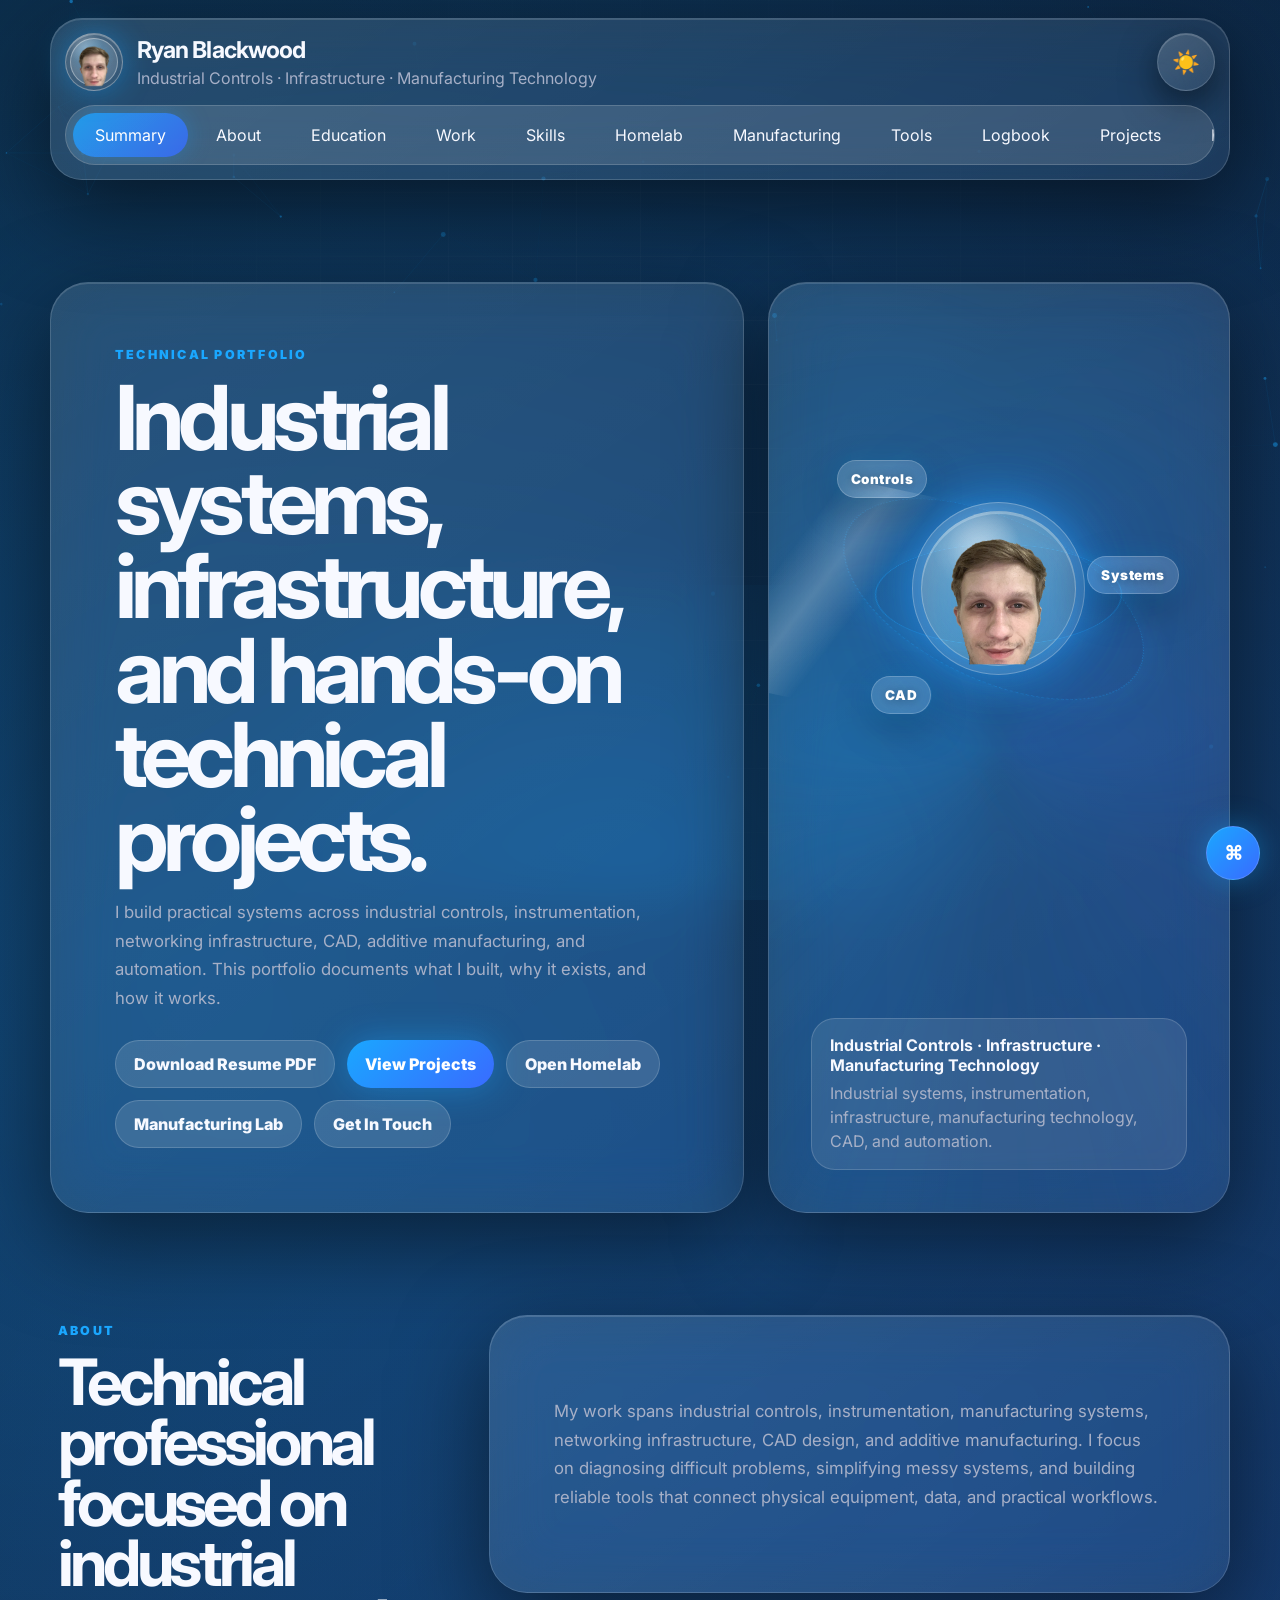
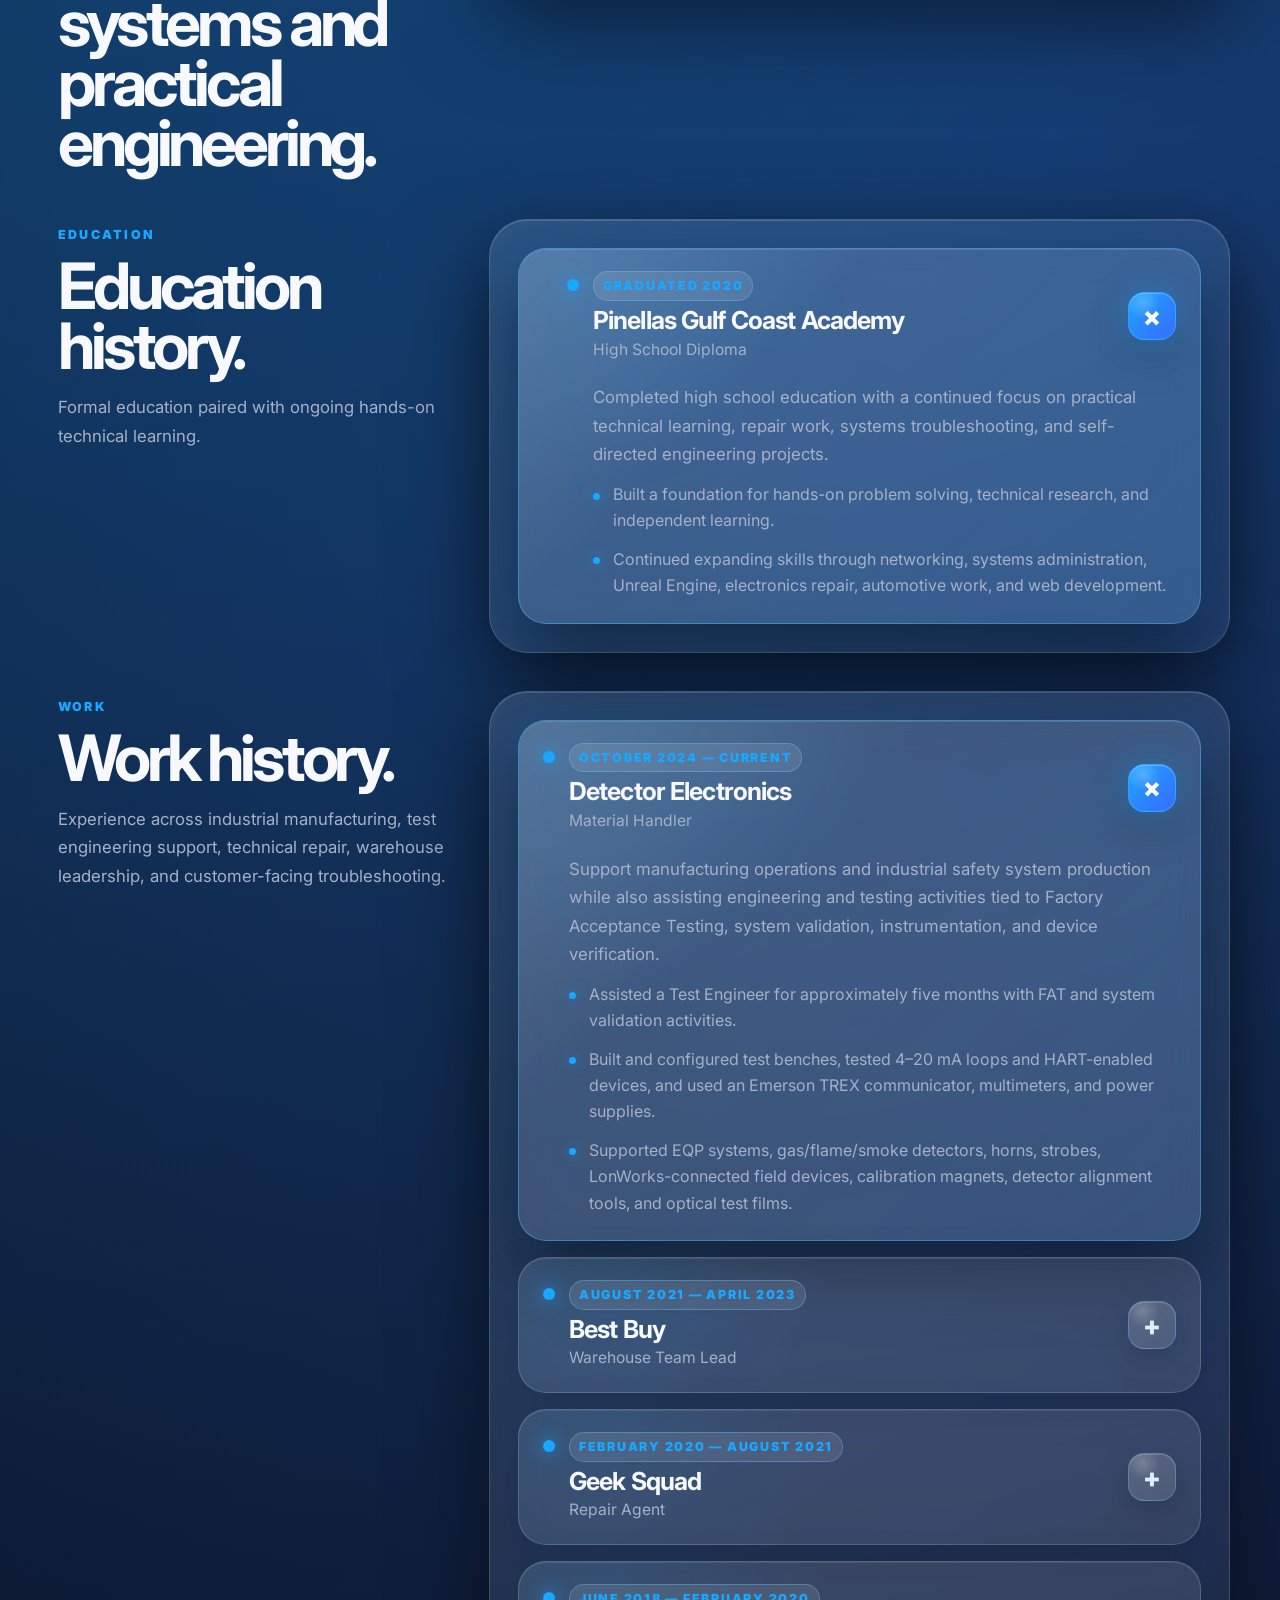
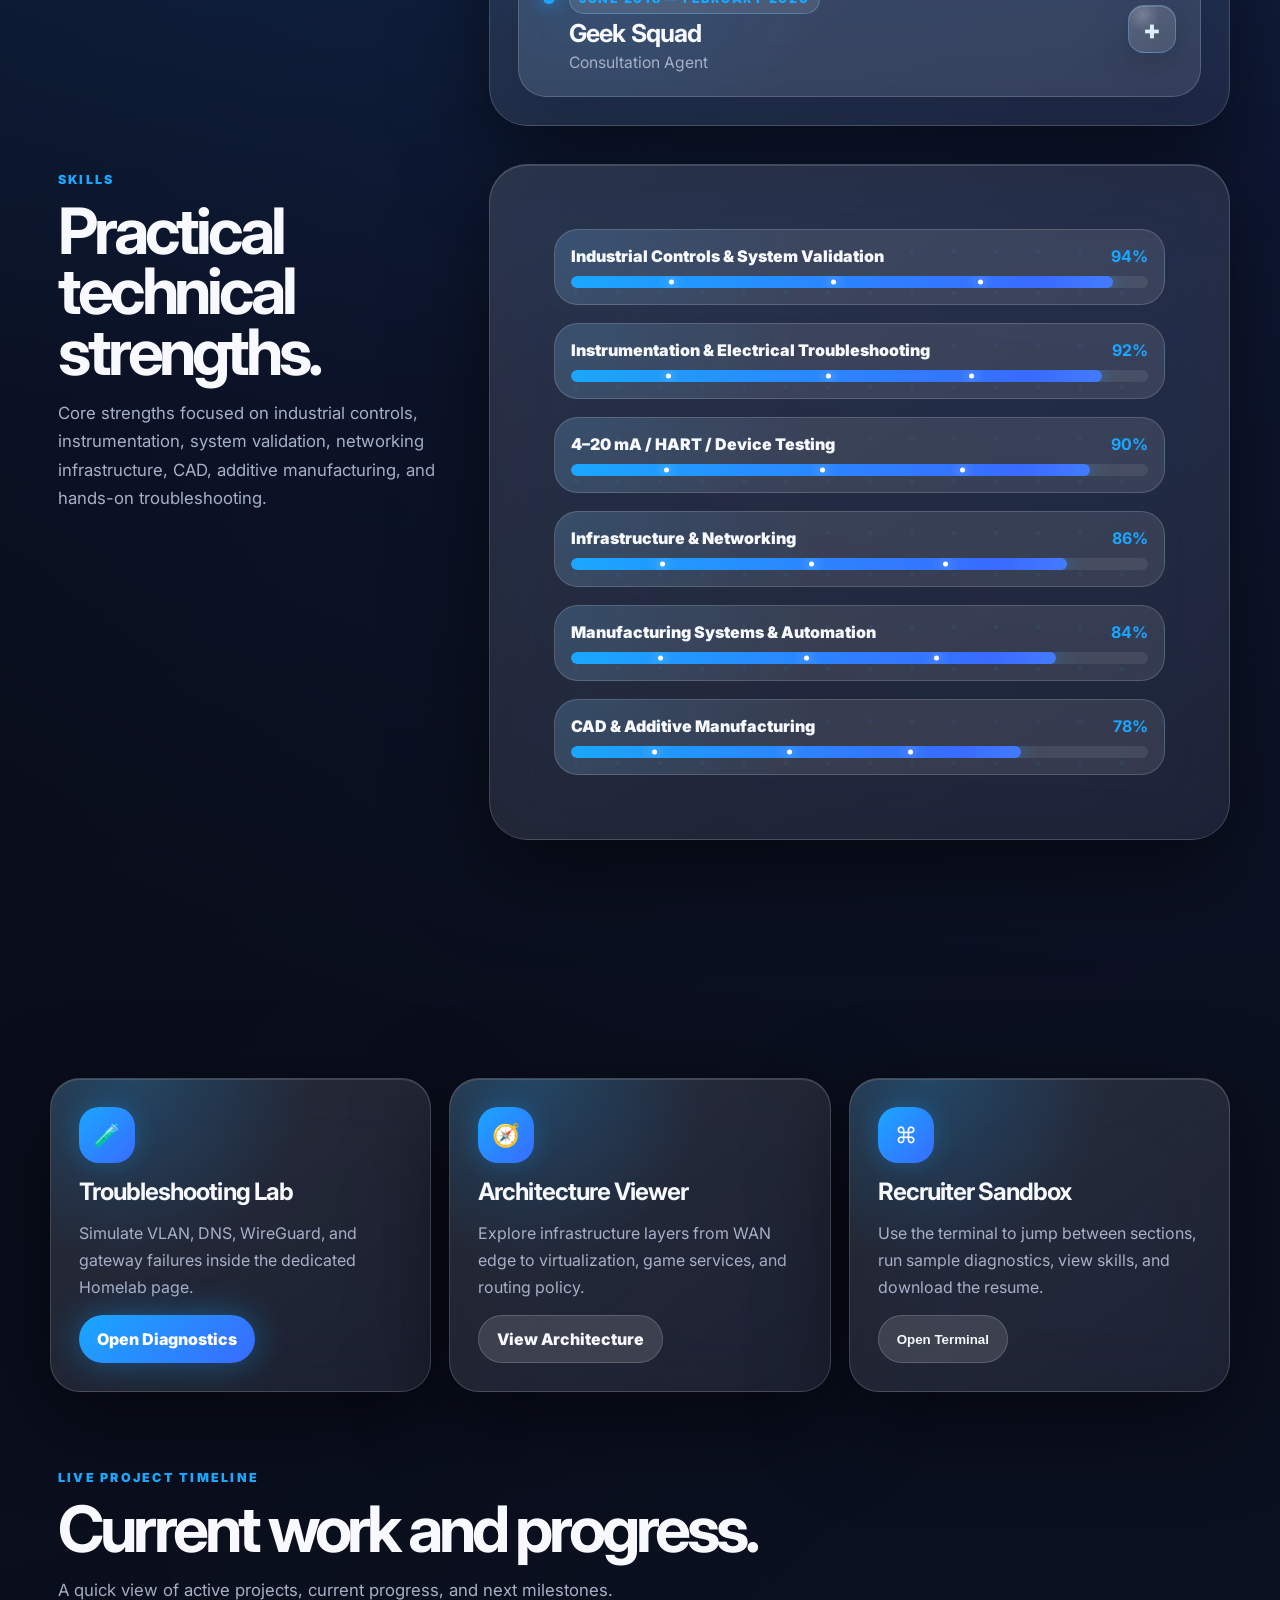
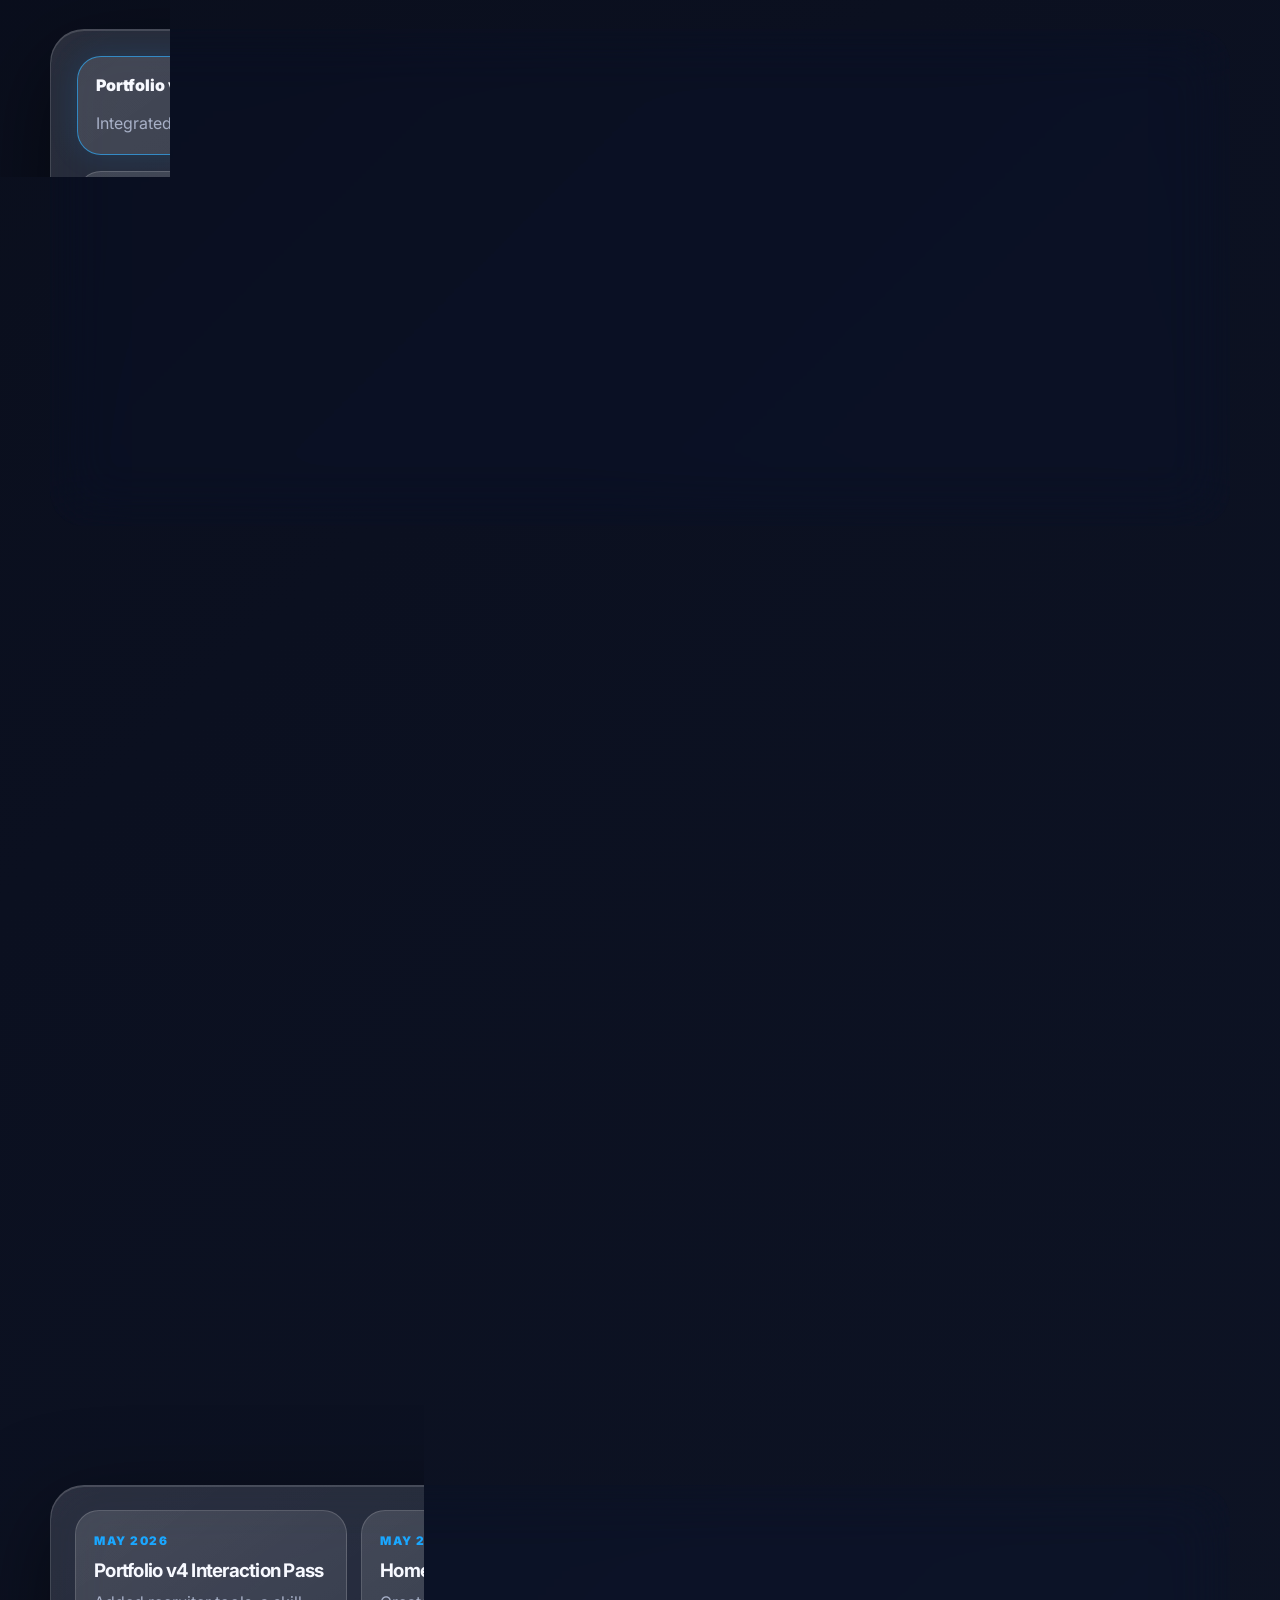
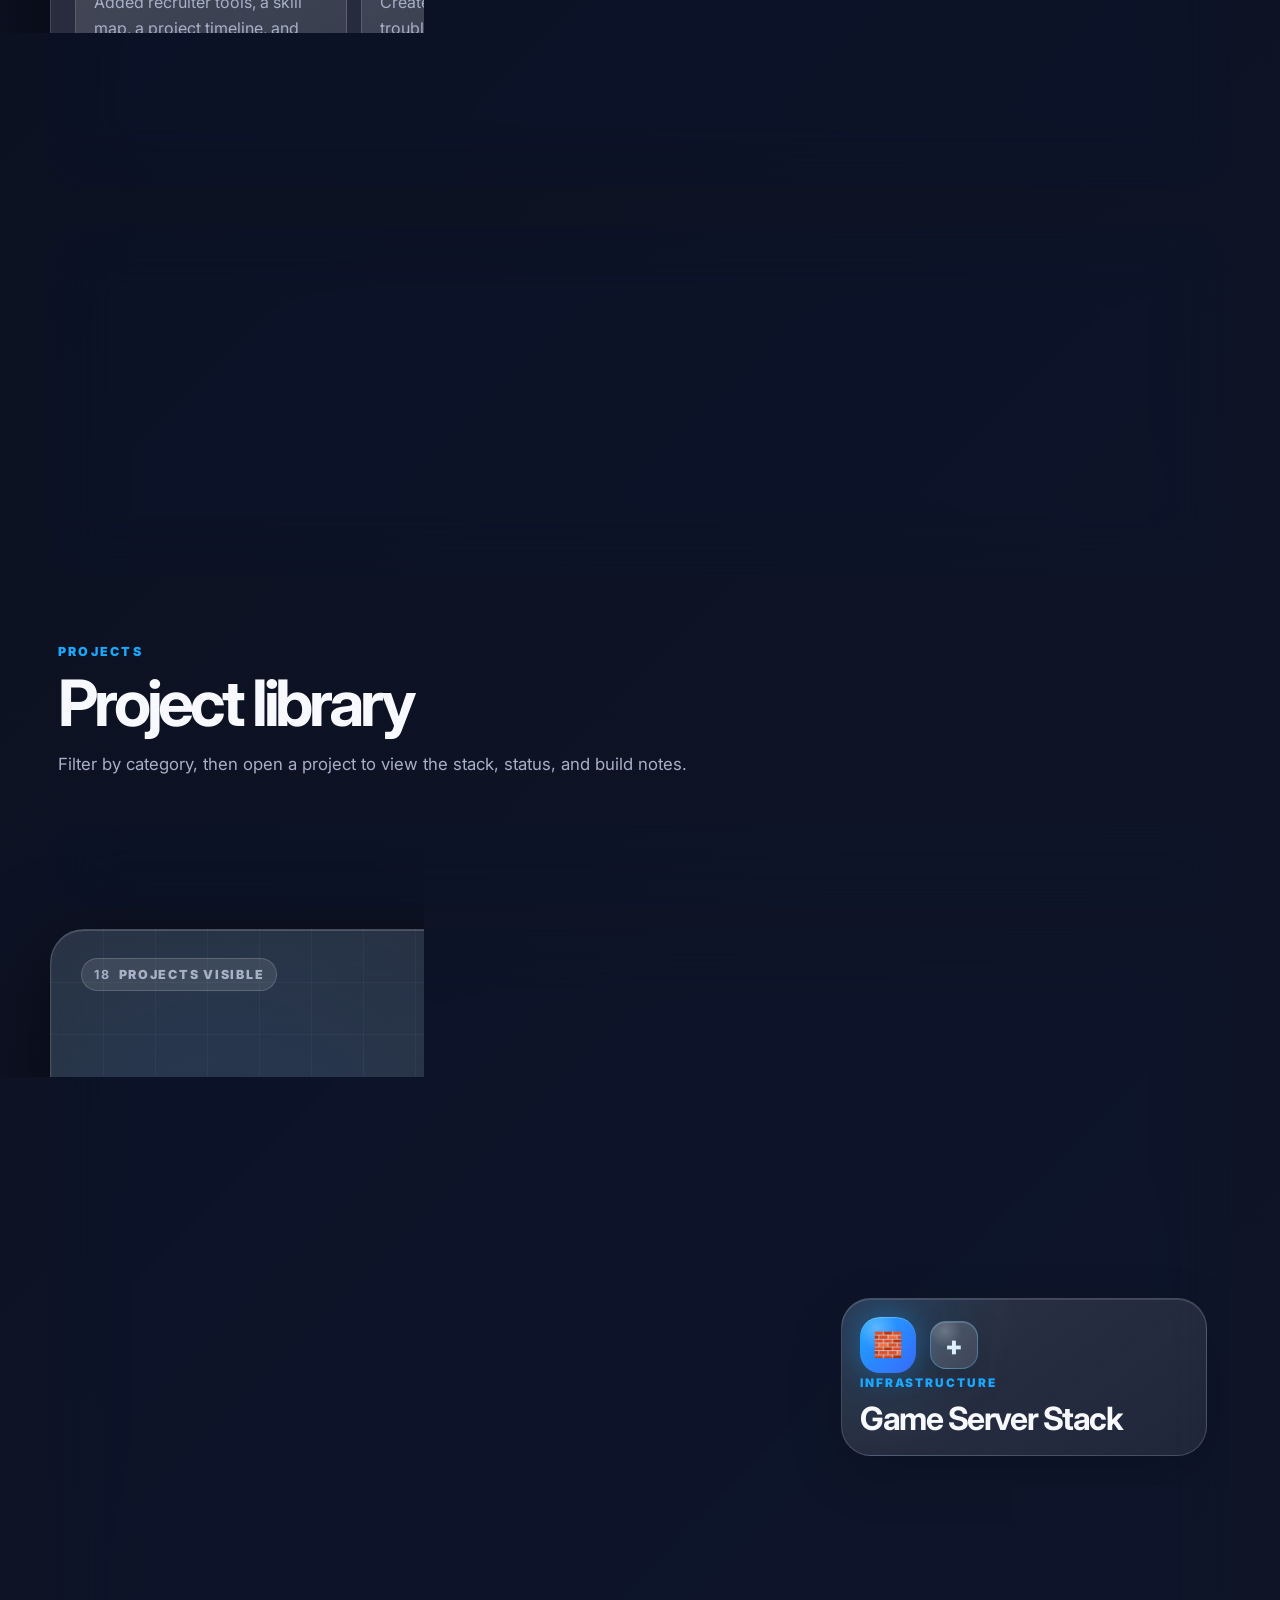
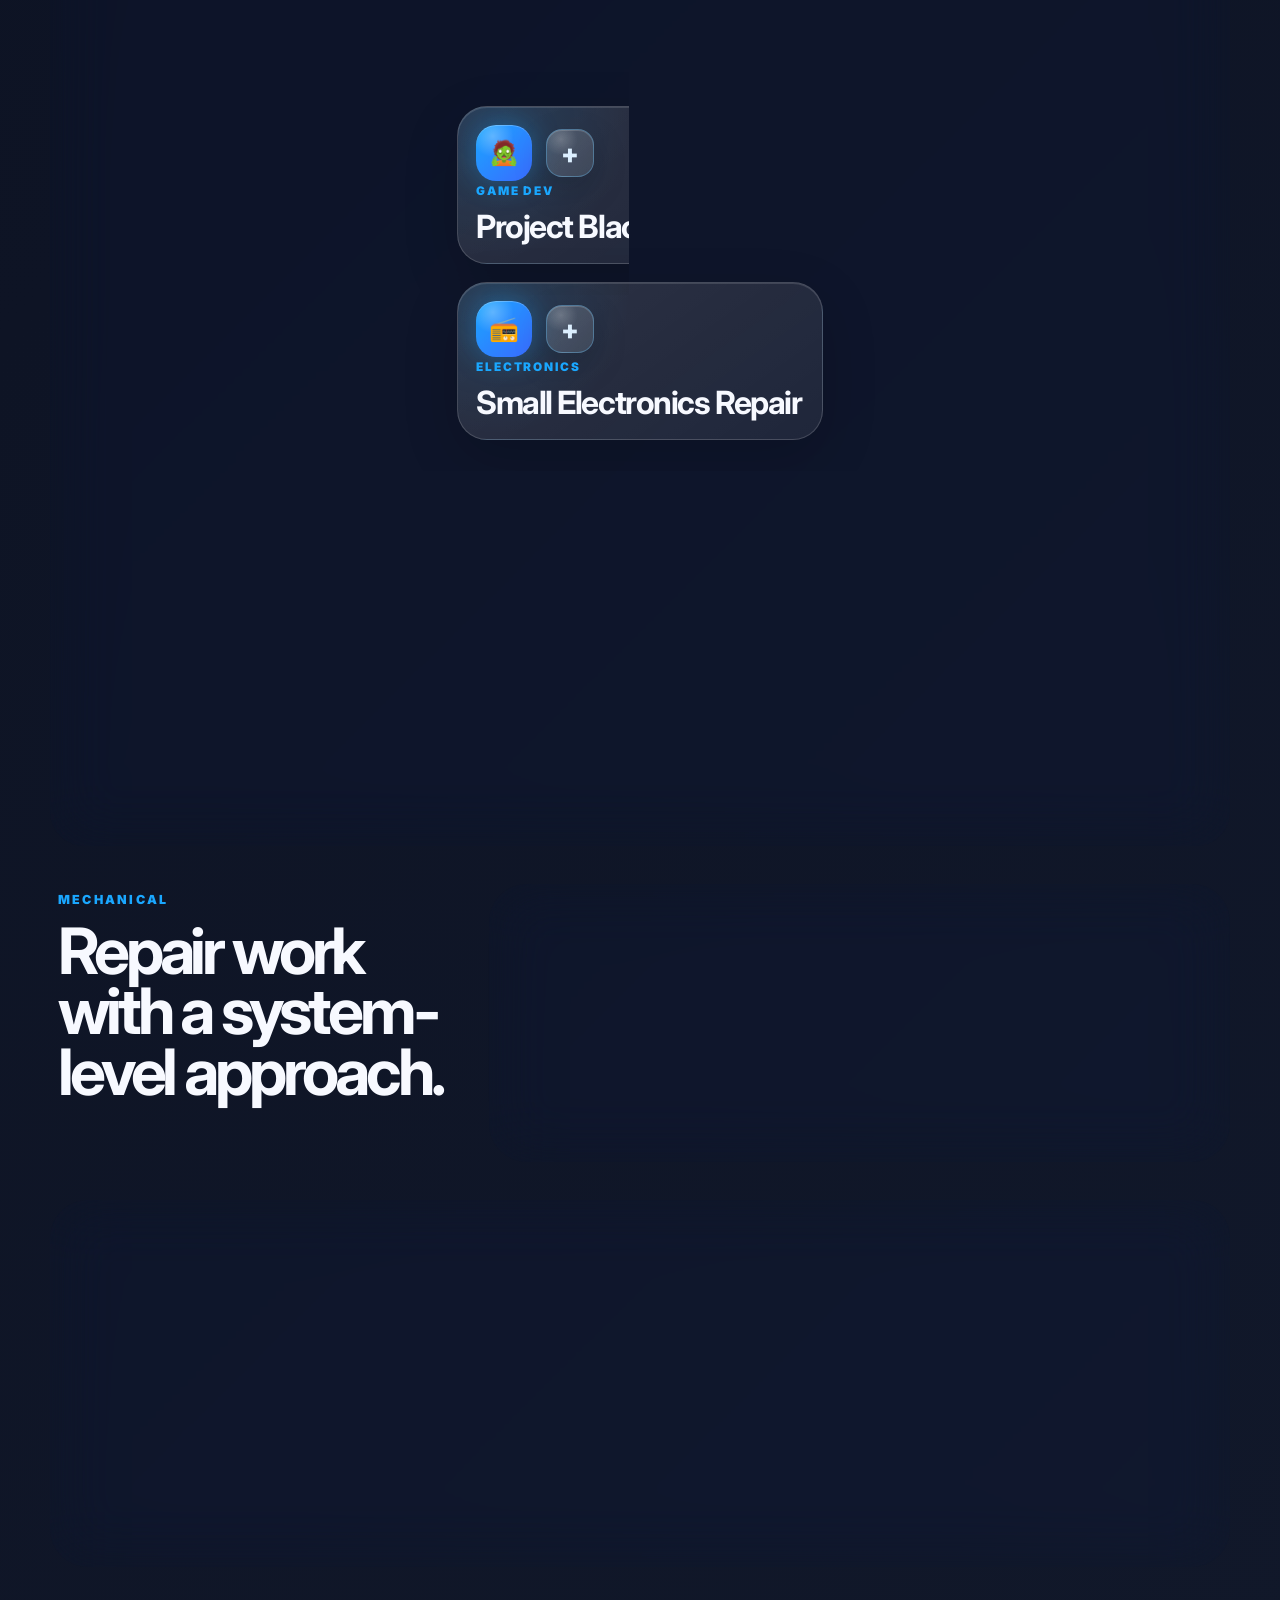
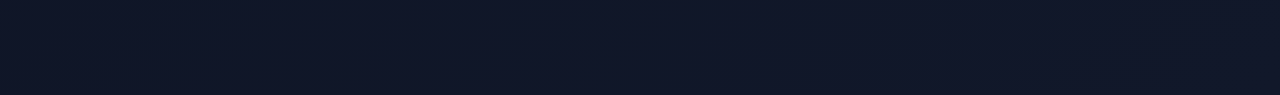
<file: index.html>
<!DOCTYPE html>
<html lang="en">
<head>
  <meta charset="UTF-8" />
  <meta name="viewport" content="width=device-width, initial-scale=1.0" />
  <meta name="description" content="Ryan Blackwood portfolio: industrial controls, instrumentation, manufacturing technology, networking infrastructure, CAD, additive manufacturing, and automation projects.">
  <title>Ryan Blackwood | Portfolio</title>
  <!-- Website v4: recruiter-focused portfolio OS with dedicated homelab page -->
  <link rel="preconnect" href="https://fonts.googleapis.com" />
  <link rel="preconnect" href="https://fonts.gstatic.com" crossorigin />
  <link href="https://fonts.googleapis.com/css2?family=Inter:wght@400;500;600;700;800;900&display=swap" rel="stylesheet" />
  <link rel="stylesheet" href="styles.css" />
</head>
<body>
  <canvas id="particles" aria-hidden="true"></canvas>
  <div class="page-glow" aria-hidden="true"></div>

  <header class="site-header">
    <div class="header-card glass-shell">
      <div class="identity-row">
        <a class="brand-mark brand-photo" href="#summary" aria-label="Ryan Blackwood home"><img src="profile-orb.png" alt="Ryan Blackwood" /></a>
        <div class="brand-copy">
          <h1>Ryan Blackwood</h1>
          <p id="subtitle">Industrial Controls · Infrastructure · Manufacturing Technology</p>
        </div>
        <button class="theme-toggle" id="themeToggle" type="button" aria-label="Toggle light and dark theme">
          <span class="theme-toggle__icon" aria-hidden="true">☀️</span>
        </button>
      </div>

      <nav class="section-tabs" aria-label="Portfolio sections">
        <a class="tab is-active" href="#summary">Summary</a>
        <a class="tab" href="#about">About</a>
        <a class="tab" href="#education">Education</a>
        <a class="tab" href="#work">Work</a>
        <a class="tab" href="#skills">Skills</a>
        <a class="tab" href="homelab.html">Homelab</a>
        <a class="tab" href="manufacturing.html">Manufacturing</a>
        <a class="tab" href="#tools">Tools</a>
        <a class="tab" href="#logbook">Logbook</a>
        <a class="tab" href="#projects">Projects</a>
        <a class="tab" href="#mechanical">Mechanical</a>
        <a class="tab" href="#contact">Contact</a>
      </nav>
    </div>
  </header>

  <main>
    <section id="summary" class="hero section-block hero-showcase">
      <div class="hero-card glass-shell reveal-card">
        <div class="eyebrow">Technical Portfolio</div>
        <h2>Industrial systems, infrastructure, and hands-on technical projects.</h2>
        <p>
          I build practical systems across industrial controls, instrumentation, networking infrastructure, CAD, additive manufacturing, and automation. This portfolio documents what I built, why it exists, and how it works.
        </p>
        <div class="hero-actions">
          <a class="button button-secondary" href="RyanBlackwood_Resume.pdf" target="_blank" rel="noopener">Download Resume PDF</a>
          <a class="button button-primary" href="#projects">View Projects</a>
          <a class="button button-secondary" href="homelab.html">Open Homelab</a>
          <a class="button button-secondary" href="manufacturing.html">Manufacturing Lab</a>
          <a class="button button-secondary" href="#contact">Get In Touch</a>
        </div>
      </div>

      <div class="orb-card glass-shell reveal-card" aria-label="Top portfolio strengths">
        <div class="skill-orb" aria-hidden="true">
          <div class="orb-ring ring-one"></div>
          <div class="orb-ring ring-two"></div>
          <div class="orb-core profile-core"><img src="profile-orb.png" alt="Ryan Blackwood portrait" /></div>
          <div class="orbit-tag tag-a">Controls</div>
          <div class="orbit-tag tag-b">Systems</div>
          <div class="orbit-tag tag-c">CAD</div>
        </div>
        <div class="orb-caption">
          <strong>Industrial Controls · Infrastructure · Manufacturing Technology</strong>
          <span>Industrial systems, instrumentation, infrastructure, manufacturing technology, CAD, and automation.</span>
        </div>
      </div>
    </section>

    <section id="about" class="section-block split-section">
      <div class="section-heading reveal-card">
        <p class="eyebrow">About</p>
        <h2>Technical professional focused on industrial systems and practical engineering.</h2>
      </div>
      <div class="glass-shell content-card reveal-card">
        <p>
          My work spans industrial controls, instrumentation, manufacturing systems, networking infrastructure, CAD design, and additive manufacturing. I focus on diagnosing difficult problems, simplifying messy systems, and building reliable tools that connect physical equipment, data, and practical workflows.
        </p>
      </div>
    </section>

    <section id="education" class="section-block split-section">
      <div class="section-heading reveal-card">
        <p class="eyebrow">Education</p>
        <h2>Education history.</h2>
        <p>Formal education paired with ongoing hands-on technical learning.</p>
      </div>
      <div class="glass-shell content-card timeline-card reveal-card history-list">
        <article class="history-item is-open">
          <div class="history-summary">
            <span class="timeline-dot"></span>
            <div>
              <p class="history-date">Graduated 2020</p>
              <h3>Pinellas Gulf Coast Academy</h3>
              <p class="history-role">High School Diploma</p>
            </div>
            <button class="history-expand" type="button" aria-label="Expand Pinellas Gulf Coast Academy details" aria-expanded="true">+</button>
          </div>
          <div class="history-details">
            <p>Completed high school education with a continued focus on practical technical learning, repair work, systems troubleshooting, and self-directed engineering projects.</p>
            <ul>
              <li>Built a foundation for hands-on problem solving, technical research, and independent learning.</li>
              <li>Continued expanding skills through networking, systems administration, Unreal Engine, electronics repair, automotive work, and web development.</li>
            </ul>
          </div>
        </article>
      </div>
    </section>

    <section id="work" class="section-block split-section">
      <div class="section-heading reveal-card">
        <p class="eyebrow">Work</p>
        <h2>Work history.</h2>
        <p>Experience across industrial manufacturing, test engineering support, technical repair, warehouse leadership, and customer-facing troubleshooting.</p>
      </div>
      <div class="glass-shell content-card reveal-card history-list">
        <article class="history-item is-open">
          <div class="history-summary">
            <span class="timeline-dot"></span>
            <div>
              <p class="history-date">October 2024 — Current</p>
              <h3>Detector Electronics</h3>
              <p class="history-role">Material Handler</p>
            </div>
            <button class="history-expand" type="button" aria-label="Expand Detector Electronics details" aria-expanded="true">+</button>
          </div>
          <div class="history-details">
            <p>Support manufacturing operations and industrial safety system production while also assisting engineering and testing activities tied to Factory Acceptance Testing, system validation, instrumentation, and device verification.</p>
            <ul>
              <li>Assisted a Test Engineer for approximately five months with FAT and system validation activities.</li>
              <li>Built and configured test benches, tested 4–20 mA loops and HART-enabled devices, and used an Emerson TREX communicator, multimeters, and power supplies.</li>
              <li>Supported EQP systems, gas/flame/smoke detectors, horns, strobes, LonWorks-connected field devices, calibration magnets, detector alignment tools, and optical test films.</li>
            </ul>
          </div>
        </article>

        <article class="history-item">
          <div class="history-summary">
            <span class="timeline-dot"></span>
            <div>
              <p class="history-date">August 2021 — April 2023</p>
              <h3>Best Buy</h3>
              <p class="history-role">Warehouse Team Lead</p>
            </div>
            <button class="history-expand" type="button" aria-label="Expand Best Buy Warehouse Team Lead details" aria-expanded="false">+</button>
          </div>
          <div class="history-details">
            <p>Led daily warehouse execution, supported inventory accuracy, and helped coordinate product flow between sales floor, fulfillment, and back-of-house operations.</p>
            <ul>
              <li>Helped guide warehouse priorities, task execution, and team workflow during daily operations.</li>
              <li>Supported shipping, receiving, staging, order pickup, and inventory organization.</li>
              <li>Maintained operational standards while balancing speed, accuracy, and customer impact.</li>
            </ul>
          </div>
        </article>

        <article class="history-item">
          <div class="history-summary">
            <span class="timeline-dot"></span>
            <div>
              <p class="history-date">February 2020 — August 2021</p>
              <h3>Geek Squad</h3>
              <p class="history-role">Repair Agent</p>
            </div>
            <button class="history-expand" type="button" aria-label="Expand Geek Squad Repair Agent details" aria-expanded="false">+</button>
          </div>
          <div class="history-details">
            <p>Performed hands-on troubleshooting and repair support for client devices, with a focus on clear diagnostics, reliable process, and quality service outcomes.</p>
            <ul>
              <li>Diagnosed hardware, software, performance, and setup issues on customer computers and devices.</li>
              <li>Performed repairs, upgrades, data-related services, cleaning, and system restoration tasks.</li>
              <li>Documented work performed and communicated repair status clearly to clients and team members.</li>
            </ul>
          </div>
        </article>

        <article class="history-item">
          <div class="history-summary">
            <span class="timeline-dot"></span>
            <div>
              <p class="history-date">June 2018 — February 2020</p>
              <h3>Geek Squad</h3>
              <p class="history-role">Consultation Agent</p>
            </div>
            <button class="history-expand" type="button" aria-label="Expand Geek Squad Consultation Agent details" aria-expanded="false">+</button>
          </div>
          <div class="history-details">
            <p>Provided front-line technical intake, customer consultation, device check-in, and service guidance for clients needing repair or support.</p>
            <ul>
              <li>Listened to client issues, gathered symptoms, and translated problems into service notes.</li>
              <li>Performed basic troubleshooting, set expectations, and recommended appropriate repair paths.</li>
              <li>Managed check-ins, appointments, service communication, and client-facing support flow.</li>
            </ul>
          </div>
        </article>
      </div>
    </section>


    <section id="skills" class="section-block skills-section split-section">
      <div class="section-heading reveal-card">
        <p class="eyebrow">Skills</p>
        <h2>Practical technical strengths.</h2>
        <p>Core strengths focused on industrial controls, instrumentation, system validation, networking infrastructure, CAD, additive manufacturing, and hands-on troubleshooting.</p>
      </div>
      <div class="glass-shell content-card reveal-card skills-card">
        <div class="skill-bars" aria-label="Technical skill levels">
          <div class="skill-bar" style="--level:94%"><div class="skill-info"><span>Industrial Controls & System Validation</span><strong>94%</strong></div><div class="bar-track"><div class="bar-fill"><i></i><i></i><i></i></div></div></div>
          <div class="skill-bar" style="--level:92%"><div class="skill-info"><span>Instrumentation & Electrical Troubleshooting</span><strong>92%</strong></div><div class="bar-track"><div class="bar-fill"><i></i><i></i><i></i></div></div></div>
          <div class="skill-bar" style="--level:90%"><div class="skill-info"><span>4–20 mA / HART / Device Testing</span><strong>90%</strong></div><div class="bar-track"><div class="bar-fill"><i></i><i></i><i></i></div></div></div>
          <div class="skill-bar" style="--level:86%"><div class="skill-info"><span>Infrastructure & Networking</span><strong>86%</strong></div><div class="bar-track"><div class="bar-fill"><i></i><i></i><i></i></div></div></div>
          <div class="skill-bar" style="--level:84%"><div class="skill-info"><span>Manufacturing Systems & Automation</span><strong>84%</strong></div><div class="bar-track"><div class="bar-fill"><i></i><i></i><i></i></div></div></div>
          <div class="skill-bar" style="--level:78%"><div class="skill-info"><span>CAD & Additive Manufacturing</span><strong>78%</strong></div><div class="bar-track"><div class="bar-fill"><i></i><i></i><i></i></div></div></div>
        </div>
      </div>
    </section>

    <section id="tools" class="section-block recruiter-tools-section">
      <div class="section-heading reveal-card">
        <p class="eyebrow">Recruiter Tools</p>
        <h2>Tools that show how I work.</h2>
        <p>Quick demos that show my troubleshooting approach, systems thinking, and project process.</p>
      </div>

      <div class="tool-grid">
        <article class="glass-shell tool-card reveal-card">
          <div class="tool-icon">🧪</div>
          <h3>Troubleshooting Lab</h3>
          <p>Simulate VLAN, DNS, WireGuard, and gateway failures inside the dedicated Homelab page.</p>
          <a class="button button-primary" href="homelab.html#troubleshooting">Open Diagnostics</a>
        </article>
        <article class="glass-shell tool-card reveal-card">
          <div class="tool-icon">🧭</div>
          <h3>Architecture Viewer</h3>
          <p>Explore infrastructure layers from WAN edge to virtualization, game services, and routing policy.</p>
          <a class="button button-secondary" href="homelab.html#architecture">View Architecture</a>
        </article>
        <article class="glass-shell tool-card reveal-card">
          <div class="tool-icon">⌘</div>
          <h3>Recruiter Sandbox</h3>
          <p>Use the terminal to jump between sections, run sample diagnostics, view skills, and download the resume.</p>
          <button class="button button-secondary" type="button" id="openSandbox">Open Terminal</button>
        </article>
      </div>
    </section>

    <section id="timeline" class="section-block timeline-showcase-section">
      <div class="section-heading reveal-card">
        <p class="eyebrow">Live Project Timeline</p>
        <h2>Current work and progress.</h2>
        <p>A quick view of active projects, current progress, and next milestones.</p>
      </div>
      <div class="glass-shell roadmap reveal-card">
        <article class="roadmap-item is-current" style="--progress:92%"><span>Portfolio v4</span><strong>92%</strong><div class="roadmap-bar"><i></i></div><p>Integrated recruiter tools, a dedicated Homelab page, a CAD viewer, and stronger interaction design.</p></article>
        <article class="roadmap-item" style="--progress:78%"><span>Homelab</span><strong>78%</strong><div class="roadmap-bar"><i></i></div><p>OPNsense, Proxmox, VLAN separation, WireGuard egress testing, and network documentation.</p></article>
        <article class="roadmap-item" style="--progress:54%"><span>CAD Tooling</span><strong>54%</strong><div class="roadmap-bar"><i></i></div><p>Socket organizer, speaker mount, and modular tile concepts moving through print-fit-test loops.</p></article>
        <article class="roadmap-item" style="--progress:38%"><span>Fuelio</span><strong>38%</strong><div class="roadmap-bar"><i></i></div><p>Minecraft power-system plugin architecture with machine definitions, storage networks, and UI planning.</p></article>
      </div>
    </section>

    <section id="skill-map" class="section-block skill-map-section">
      <div class="section-heading reveal-card">
        <p class="eyebrow">Skill Heatmap</p>
        <h2>Skills connected to project evidence.</h2>
        <p>Click a skill node to see the projects and examples behind it.</p>
      </div>
      <div class="glass-shell heatmap-shell reveal-card">
        <div class="heatmap-orbit" aria-label="Interactive skill heatmap">
          <button class="heat-node is-active" data-skill="diagnostics" style="--x:50%;--y:18%">Diagnostics</button>
          <button class="heat-node" data-skill="networking" style="--x:20%;--y:43%">Networking</button>
          <button class="heat-node" data-skill="repair" style="--x:80%;--y:42%">Repair</button>
          <button class="heat-node" data-skill="cad" style="--x:30%;--y:78%">CAD</button>
          <button class="heat-node" data-skill="software" style="--x:70%;--y:78%">Software</button>
          <div class="heat-core">Proof<br/>Map</div>
        </div>
        <aside class="heat-details" id="heatDetails">
          <p class="eyebrow">Selected Skill</p>
          <h3>Diagnostics</h3>
          <p>Examples: Geek Squad repair work, warehouse troubleshooting, homelab failure isolation, and network simulations.</p>
          <div class="tag-row"><span>Root cause</span><span>Process</span><span>Documentation</span></div>
        </aside>
      </div>
    </section>

    <section id="logbook" class="section-block logbook-section">
      <div class="section-heading reveal-card">
        <p class="eyebrow">Engineering Logbook</p>
        <h2>Project notes and improvements.</h2>
        <p>Short notes on recent improvements, troubleshooting work, and project direction.</p>
      </div>
      <div class="glass-shell logbook-grid reveal-card">
        <article><time>May 2026</time><h3>Portfolio v4 Interaction Pass</h3><p>Added recruiter tools, a skill map, a project timeline, and clearer navigation throughout the portfolio.</p></article>
        <article><time>May 2026</time><h3>Homelab Diagnostics Demo</h3><p>Created guided troubleshooting scenarios for DNS, VLAN, WireGuard, and gateway failures with clear symptoms and resolution notes.</p></article>
        <article><time>April 2026</time><h3>CAD Library Structure</h3><p>Organized printable projects around purpose, constraints, revision notes, 3D previews, and downloadable files.</p></article>
        <article><time>April 2026</time><h3>Network Documentation Cleanup</h3><p>Separated WAN, LAN, Eero, Proxmox, and WireGuard pathways into readable layers for non-networking reviewers.</p></article>
      </div>
    </section>

    <section id="resume-focus" class="resume-focus section-block">
  <div class="content-card glass-shell reveal-card">
    <p class="eyebrow">Resume Focus Areas</p>
    <h2>Controls, instrumentation, manufacturing systems, infrastructure, and CAD/additive manufacturing.</h2>
    <p>This portfolio supports my current resume by documenting practical work across industrial systems, technical infrastructure, automation concepts, manufacturing workflows, and hands-on engineering projects.</p>
    <div class="focus-chip-grid">
      <span>Industrial Controls</span>
      <span>Instrumentation</span>
      <span>Manufacturing Systems</span>
      <span>Networking Infrastructure</span>
      <span>CAD & Additive Manufacturing</span>
    </div>
  </div>
</section>

<section id="projects" class="section-block projects-section">
      <div class="section-heading reveal-card">
        <p class="eyebrow">Projects</p>
        <h2>Project library</h2>
        <p>Filter by category, then open a project to view the stack, status, and build notes.</p>
      </div>

      <div class="project-filter glass-shell reveal-card" role="tablist" aria-label="Project filters">
        <button class="filter-pill is-active" type="button" data-filter="all" role="tab" aria-selected="true">
          <span>All</span><strong>17</strong>
        </button>
        <button class="filter-pill" type="button" data-filter="infrastructure" role="tab" aria-selected="false">
          <span>Infrastructure</span><strong>02</strong>
        </button>
        <button class="filter-pill" type="button" data-filter="software" role="tab" aria-selected="false">
          <span>Software</span><strong>03</strong>
        </button>
        <button class="filter-pill" type="button" data-filter="game-dev" role="tab" aria-selected="false">
          <span>Game Dev</span><strong>04</strong>
        </button>
        <button class="filter-pill" type="button" data-filter="electronics" role="tab" aria-selected="false">
          <span>Electronics</span><strong>03</strong>
        </button>
        <button class="filter-pill" type="button" data-filter="mechanical" role="tab" aria-selected="false">
          <span>Mechanical</span><strong>05</strong>
        </button>
      </div>

      <div class="project-board glass-shell reveal-card">
        <div class="project-board__header">
          <p><strong id="projectCount">17</strong> projects visible</p>
          <h3 id="projectFilterTitle">All Projects</h3>
        </div>

        <div class="project-grid" id="projectGrid">
<article class="project-card featured priority-project" data-project-category="automation manufacturing">
  <div class="project-icon">⚙</div>
  <p class="project-kicker">Industrial Controls / Instrumentation</p>
  <h3>Industrial Safety Systems & Instrumentation Testing</h3>
  <p>Hands-on support for industrial fire and gas detection systems, FAT, test bench setup, 4–20 mA loops, HART-enabled devices, EQP systems, LonWorks communications, detector verification, fault simulation, and field device validation.</p>
  <ul>
    <li>Supported system validation activities alongside a Test Engineer.</li>
    <li>Used Emerson TREX HART communicator, multimeters, power supplies, test films, calibration magnets, and detector alignment tools.</li>
    <li>Worked with gas detectors, flame detectors, smoke detectors, horns, strobes, field devices, and industrial communications.</li>
  </ul>
</article>

          <article class="project-card featured" data-category="infrastructure">
            <div class="project-card__topline">
              <div class="project-icon">🛰️</div>
              <button class="project-expand" type="button" aria-label="Open Homelab Command Center details">+</button>
            </div>
            <p class="project-category">Infrastructure</p>
            <h3>Homelab</h3>
            <div class="network-preview" aria-label="Network topology preview">
              <svg class="network-map" viewBox="0 0 760 300" role="img" aria-labelledby="networkMapTitle networkMapDesc" preserveAspectRatio="xMidYMid meet">
                <title id="networkMapTitle">Clean network topology diagram</title>
                <desc id="networkMapDesc">Internet WAN routes into OPNsense, then to LAN, Proxmox, WireGuard, and self-hosted services.</desc>
                <defs>
                  <linearGradient id="networkPanelGradient" x1="0" y1="0" x2="1" y2="1">
                    <stop offset="0%" stop-color="#32c5ff" stop-opacity="0.35" />
                    <stop offset="100%" stop-color="#2563ff" stop-opacity="0.35" />
                  </linearGradient>
                  <filter id="nodeGlow" x="-60%" y="-60%" width="220%" height="220%">
                    <feGaussianBlur stdDeviation="8" result="blur" />
                    <feMerge>
                      <feMergeNode in="blur" />
                      <feMergeNode in="SourceGraphic" />
                    </feMerge>
                  </filter>
                </defs>

                <rect x="20" y="24" width="720" height="252" rx="42" class="network-panel" />
                <path class="network-line" d="M118 150 H270" />
                <path class="network-line primary" d="M270 150 H392" />
                <path class="network-line" d="M392 150 H560" />
                <path class="network-line" d="M392 150 C450 196 506 214 620 214" />
                <path class="network-line" d="M392 150 C354 202 296 224 220 224" />
                <path class="network-line vpn" d="M392 150 C448 92 518 78 642 82" />

                <g class="network-node wan" transform="translate(118 150)">
                  <circle r="48" />
                  <text>WAN</text>
                </g>
                <g class="network-node opn main" transform="translate(392 150)">
                  <circle r="58" />
                  <text>OPNsense</text>
                </g>
                <g class="network-node lan" transform="translate(560 150)">
                  <circle r="48" />
                  <text>LAN</text>
                </g>
                <g class="network-node proxmox" transform="translate(220 224)">
                  <circle r="44" />
                  <text>Proxmox</text>
                </g>
                <g class="network-node wg" transform="translate(642 82)">
                  <circle r="44" />
                  <text>WG</text>
                </g>
                <g class="network-node services" transform="translate(620 214)">
                  <circle r="44" />
                  <text>Services</text>
                </g>
              </svg>
              <span class="network-caption">Network Topology</span>
            </div>
            <p>A dedicated page for the interactive network simulator, VLAN/WireGuard topology, Proxmox notes, and game-server operations.</p>
            <div class="tag-row">
              <span>Proxmox</span><span>OPNsense</span><span>WireGuard</span><span>VLANs</span><a class="mini-link" href="homelab.html">Open Homelab →</a>
            </div>
          </article>

          <article class="project-card" data-category="infrastructure">
            <div class="project-card__topline"><div class="project-icon">🧱</div><button class="project-expand" type="button" aria-label="Open Game Server Stack details">+</button></div>
            <p class="project-category">Infrastructure</p>
            <h3>Game Server Stack</h3>
            <p>Self-hosted Minecraft and Project Zomboid server planning with segmentation, port forwarding, and scalable VM layout.</p>
            <div class="tag-row"><span>Linux</span><span>VMs</span><span>Servers</span></div>
          </article>

          <article class="project-card" data-category="software">
            <div class="project-card__topline"><div class="project-icon">🌐</div><button class="project-expand" type="button" aria-label="Open Technical Portfolio details">+</button></div>
            <p class="project-category">Software</p>
            <h3>Technical Portfolio</h3>
            <p>Responsive portfolio UI with glass styling, animated sections, project filtering, canvas particles, and polished interactions.</p>
            <div class="tag-row"><span>HTML</span><span>CSS</span><span>JavaScript</span></div>
          </article>

          <article class="project-card" data-category="software">
            <div class="project-card__topline"><div class="project-icon">⚡</div><button class="project-expand" type="button" aria-label="Open Fuelio details">+</button></div>
            <p class="project-category">Software</p>
            <h3>Fuelio</h3>
            <p>Minecraft server plugin concept for power, fuel, machines, generators, storage hubs, and clean plugin APIs.</p>
            <div class="tag-row"><span>Java</span><span>Paper API</span><span>Systems</span></div>
          </article>

          <article class="project-card" data-category="software">
            <div class="project-card__topline"><div class="project-icon">🚀</div><button class="project-expand" type="button" aria-label="Open Monolith Launcher details">+</button></div>
            <p class="project-category">Software</p>
            <h3>Monolith Launcher</h3>
            <p>A custom Electron launcher for a private modded server with profiles, mod syncing, and server status presentation.</p>
            <div class="tag-row"><span>Electron</span><span>React</span><span>Vite</span></div>
          </article>

          <article class="project-card" data-category="game-dev">
            <div class="project-card__topline"><div class="project-icon">🧬</div><button class="project-expand" type="button" aria-label="Open Monolith game details">+</button></div>
            <p class="project-category">Game Dev</p>
            <h3>Monolith</h3>
            <p>Sci-fi tactical survival shooter concept focused on terraforming, colonies, ecological threats, mutations, and player-driven progression.</p>
            <div class="tag-row"><span>UE5</span><span>Story</span><span>Systems</span></div>
          </article>

          <article class="project-card" data-category="game-dev">
            <div class="project-card__topline"><div class="project-icon">🧟</div><button class="project-expand" type="button" aria-label="Open Project Blackout details">+</button></div>
            <p class="project-category">Game Dev</p>
            <h3>Project Blackout</h3>
            <p>Realistic zombie shooter concept with tactical co-op pacing, grounded weapon handling, tense maps, and replayable survival loops.</p>
            <div class="tag-row"><span>UE5</span><span>FPS</span><span>Co-op</span></div>
          </article>

          <article class="project-card" data-category="game-dev">
            <div class="project-card__topline"><div class="project-icon">👁️</div><button class="project-expand" type="button" aria-label="Open AI Perception Systems details">+</button></div>
            <p class="project-category">Game Dev</p>
            <h3>AI Perception Systems</h3>
            <p>Enemy awareness, interaction traces, detection logic, behavior structure, and clean Blueprint architecture for scalable gameplay.</p>
            <div class="tag-row"><span>Blueprints</span><span>AI</span><span>Optimization</span></div>
          </article>

          <article class="project-card" data-category="game-dev">
            <div class="project-card__topline"><div class="project-icon">🗺️</div><button class="project-expand" type="button" aria-label="Open Level and Story Design details">+</button></div>
            <p class="project-category">Game Dev</p>
            <h3>Level & Story Design</h3>
            <p>Worldbuilding, mission flow, environmental storytelling, encounter pacing, playable spaces, and narrative systems.</p>
            <div class="tag-row"><span>Design</span><span>Worldbuilding</span><span>Flow</span></div>
          </article>

          <article class="project-card" data-category="electronics">
            <div class="project-card__topline"><div class="project-icon">📻</div><button class="project-expand" type="button" aria-label="Open Small Electronics Repair details">+</button></div>
            <p class="project-category">Electronics</p>
            <h3>Small Electronics Repair</h3>
            <p>Diagnostics and repair work on radios, flashlights, battery-powered devices, contacts, switches, wiring, and corrosion issues.</p>
            <div class="tag-row"><span>Diagnostics</span><span>Soldering</span><span>Repair</span></div>
          </article>

          <article class="project-card" data-category="electronics">
            <div class="project-card__topline"><div class="project-icon">🖥️</div><button class="project-expand" type="button" aria-label="Open Tower Computer Builds details">+</button></div>
            <p class="project-category">Electronics</p>
            <h3>Tower Computer Builds</h3>
            <p>Custom desktop builds, cleaning, repair, part swaps, storage upgrades, cable management, OS setup, and troubleshooting.</p>
            <div class="tag-row"><span>PC Builds</span><span>Cleaning</span><span>Upgrades</span></div>
          </article>

          <article class="project-card" data-category="electronics">
            <div class="project-card__topline"><div class="project-icon">💻</div><button class="project-expand" type="button" aria-label="Open Laptop Service details">+</button></div>
            <p class="project-category">Electronics</p>
            <h3>Laptop Service</h3>
            <p>Laptop cleaning, repair triage, storage and memory upgrades, thermal maintenance, software cleanup, and usability restoration.</p>
            <div class="tag-row"><span>Laptops</span><span>Thermals</span><span>Service</span></div>
          </article>

          <article class="project-card" data-category="mechanical">
            <div class="project-card__topline"><div class="project-icon">🛞</div><button class="project-expand" type="button" aria-label="Open Brake Service details">+</button></div>
            <p class="project-category">Mechanical</p>
            <h3>Brake Service</h3>
            <p>Brake pads, rotors, slide pins, boots, electronic parking brake service workflow, tool planning, and torque-aware repair.</p>
            <div class="tag-row"><span>Brakes</span><span>Torque</span><span>Service</span></div>
          </article>

          <article class="project-card" data-category="mechanical">
            <div class="project-card__topline"><div class="project-icon">🌀</div><button class="project-expand" type="button" aria-label="Open Suspension Repair details">+</button></div>
            <p class="project-category">Mechanical</p>
            <h3>Suspension Repair</h3>
            <p>Rear coil and strut planning, isolators, compact tools, safe replacement steps, and parts research for repair jobs.</p>
            <div class="tag-row"><span>Suspension</span><span>Coils</span><span>Struts</span></div>
          </article>

          <article class="project-card" data-category="mechanical">
            <div class="project-card__topline"><div class="project-icon">🧰</div><button class="project-expand" type="button" aria-label="Open Compact Tool Systems details">+</button></div>
            <p class="project-category">Mechanical</p>
            <h3>Compact Tool Systems</h3>
            <p>Purpose-built toolkit planning for brake work, suspension service, impact access, air tools, and portable shop capability.</p>
            <div class="tag-row"><span>Tools</span><span>Workflow</span><span>Repair</span></div>
          </article>

          <article class="project-card" data-category="mechanical">
            <div class="project-card__topline"><div class="project-icon">🔧</div><button class="project-expand" type="button" aria-label="Open Vehicle Diagnostics details">+</button></div>
            <p class="project-category">Mechanical</p>
            <h3>Vehicle Diagnostics</h3>
            <p>Practical troubleshooting of service indicators, sensors, cooling systems, suspension failures, and repair paths.</p>
            <div class="tag-row"><span>Diagnostics</span><span>Automotive</span><span>Repair</span></div>
          </article>

          <article class="project-card" data-category="mechanical">
            <div class="project-card__topline"><div class="project-icon">🧩</div><button class="project-expand" type="button" aria-label="Open 3D Printing and CAD Fabrication details">+</button></div>
            <p class="project-category">Mechanical</p>
            <h3>3D Printing &amp; CAD Fabrication</h3>
            <p>Designed and fabricated functional parts using FreeCAD and a 3D printer, focusing on fitment, repair support, custom brackets, small hardware solutions, and iterative prototyping.</p>
            <div class="tag-row"><span>FreeCAD</span><span>3D Printing</span><span>Prototyping</span><span>Fabrication</span></div>
          </article>
        </div>
      </div>
    </section>

    <section id="mechanical" class="section-block split-section">
      <div class="section-heading reveal-card">
        <p class="eyebrow">Mechanical</p>
        <h2>Repair work with a system-level approach.</h2>
      </div>
      <div class="glass-shell content-card reveal-card">
        <p>
          My mechanical work focuses on diagnosing problems, choosing the right parts and tools, and completing repairs cleanly.
          Current areas include brake service, suspension repair, compact tool systems, practical automotive troubleshooting, and functional part design using FreeCAD and 3D printing.
        </p>
      </div>
    </section>

    <section id="contact" class="section-block contact-section">
      <div class="glass-shell contact-card reveal-card">
        <p class="eyebrow">Contact</p>
        <h2>Let’s build something useful.</h2>
        <p>Open to controls, instrumentation, manufacturing technology, additive manufacturing, and infrastructure technician opportunities.</p>
        <a class="button button-primary" href="mailto:ryan.j.blackwood@gmail.com">Contact Me</a>
      </div>
    </section>
  </main>

  <button id="terminalToggle" class="terminal-toggle" type="button" aria-label="Open terminal panel">⌘</button>

  <aside id="terminal" class="terminal-panel glass-shell" aria-label="Portfolio terminal" aria-hidden="true">
    <div class="terminal-header">
      <span></span><span></span><span></span>
      <strong>portfolio.console</strong>
    </div>
    <div id="terminalOutput" class="terminal-output">
      <p>&gt; Portfolio system online.</p>
      <p>&gt; Type help to view commands.</p>
      <p>&gt; Type resume to download RyanBlackwood_Resume.pdf.</p>
      <p>&gt; Try: work, education, skills, tools, timeline, logbook, projects, homelab, contact.</p>
      <p>&gt; Try: theme purple or themes.</p>
    </div>
    <label class="sr-only" for="terminalInput">Terminal input</label>
    <input id="terminalInput" class="terminal-input" type="text" autocomplete="off" placeholder="type a command..." />
  </aside>

  <script src="script.js"></script>
</body>
</html>
</file>
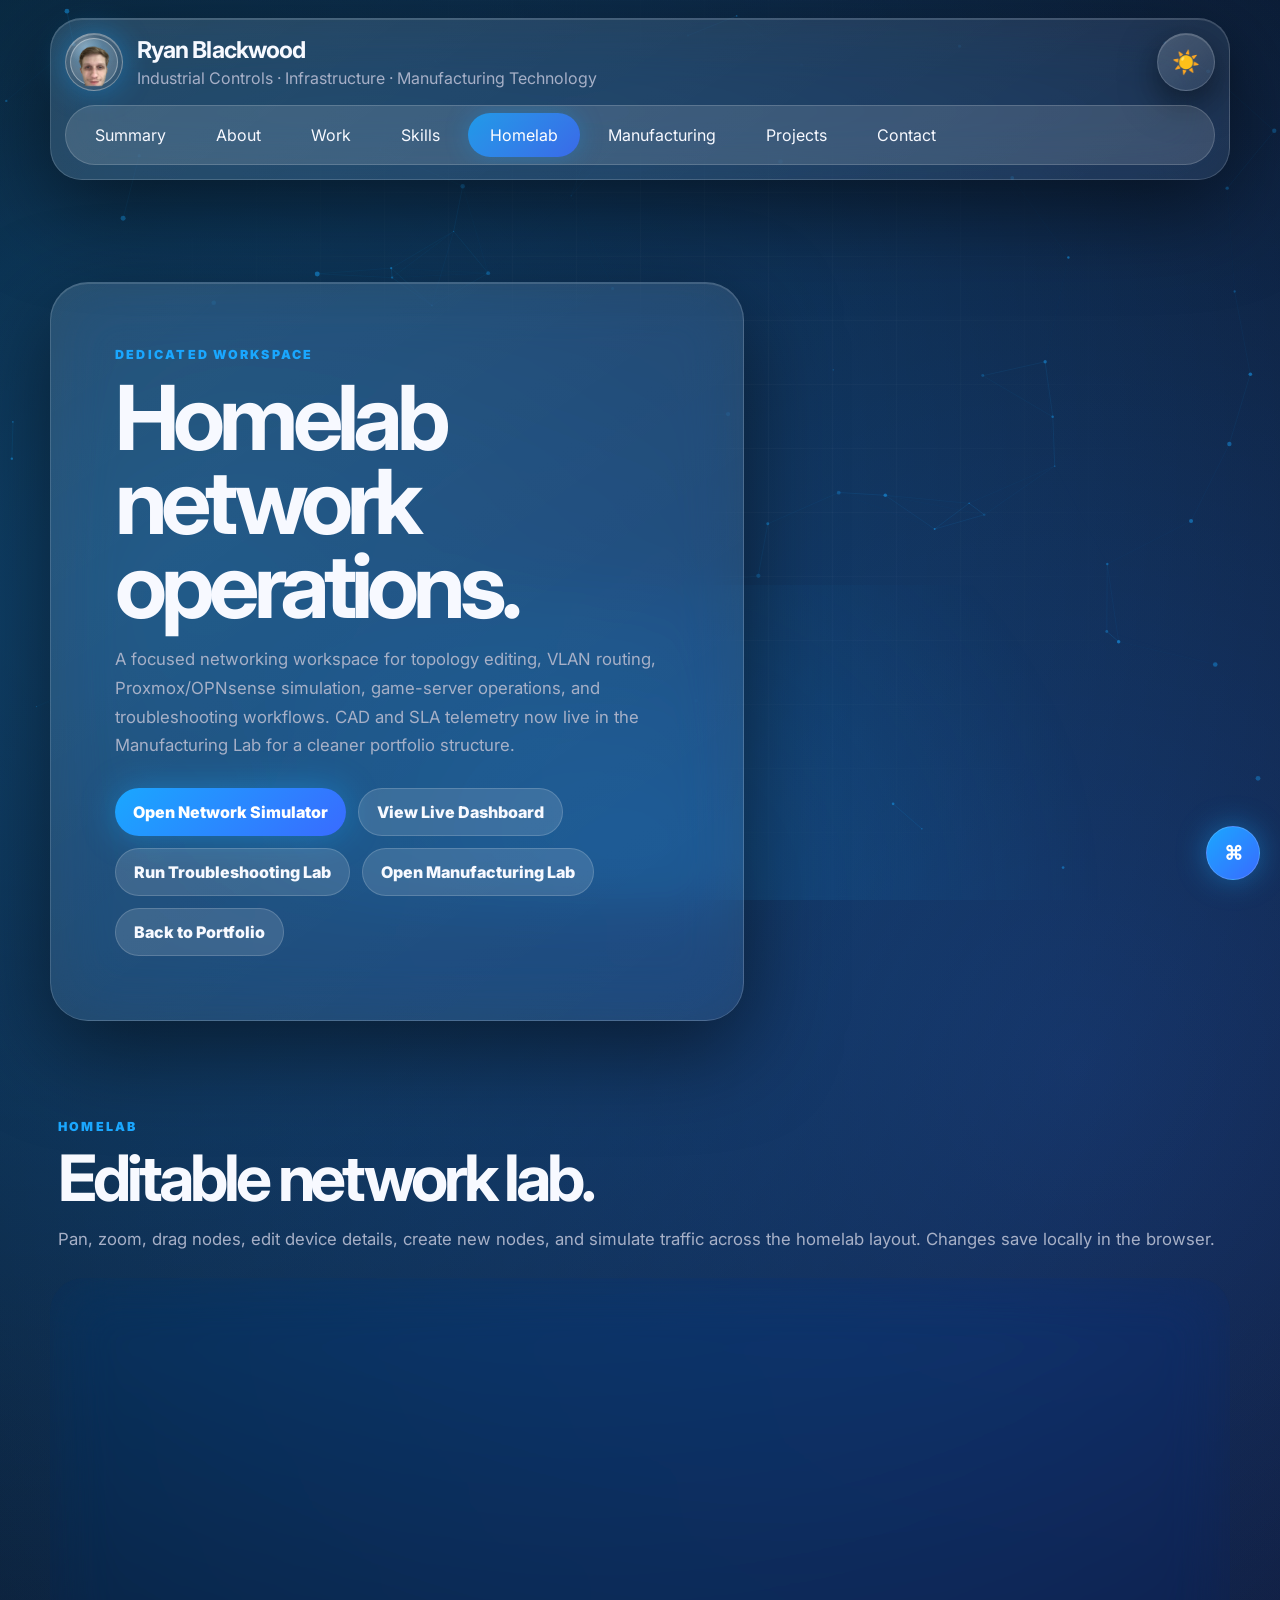
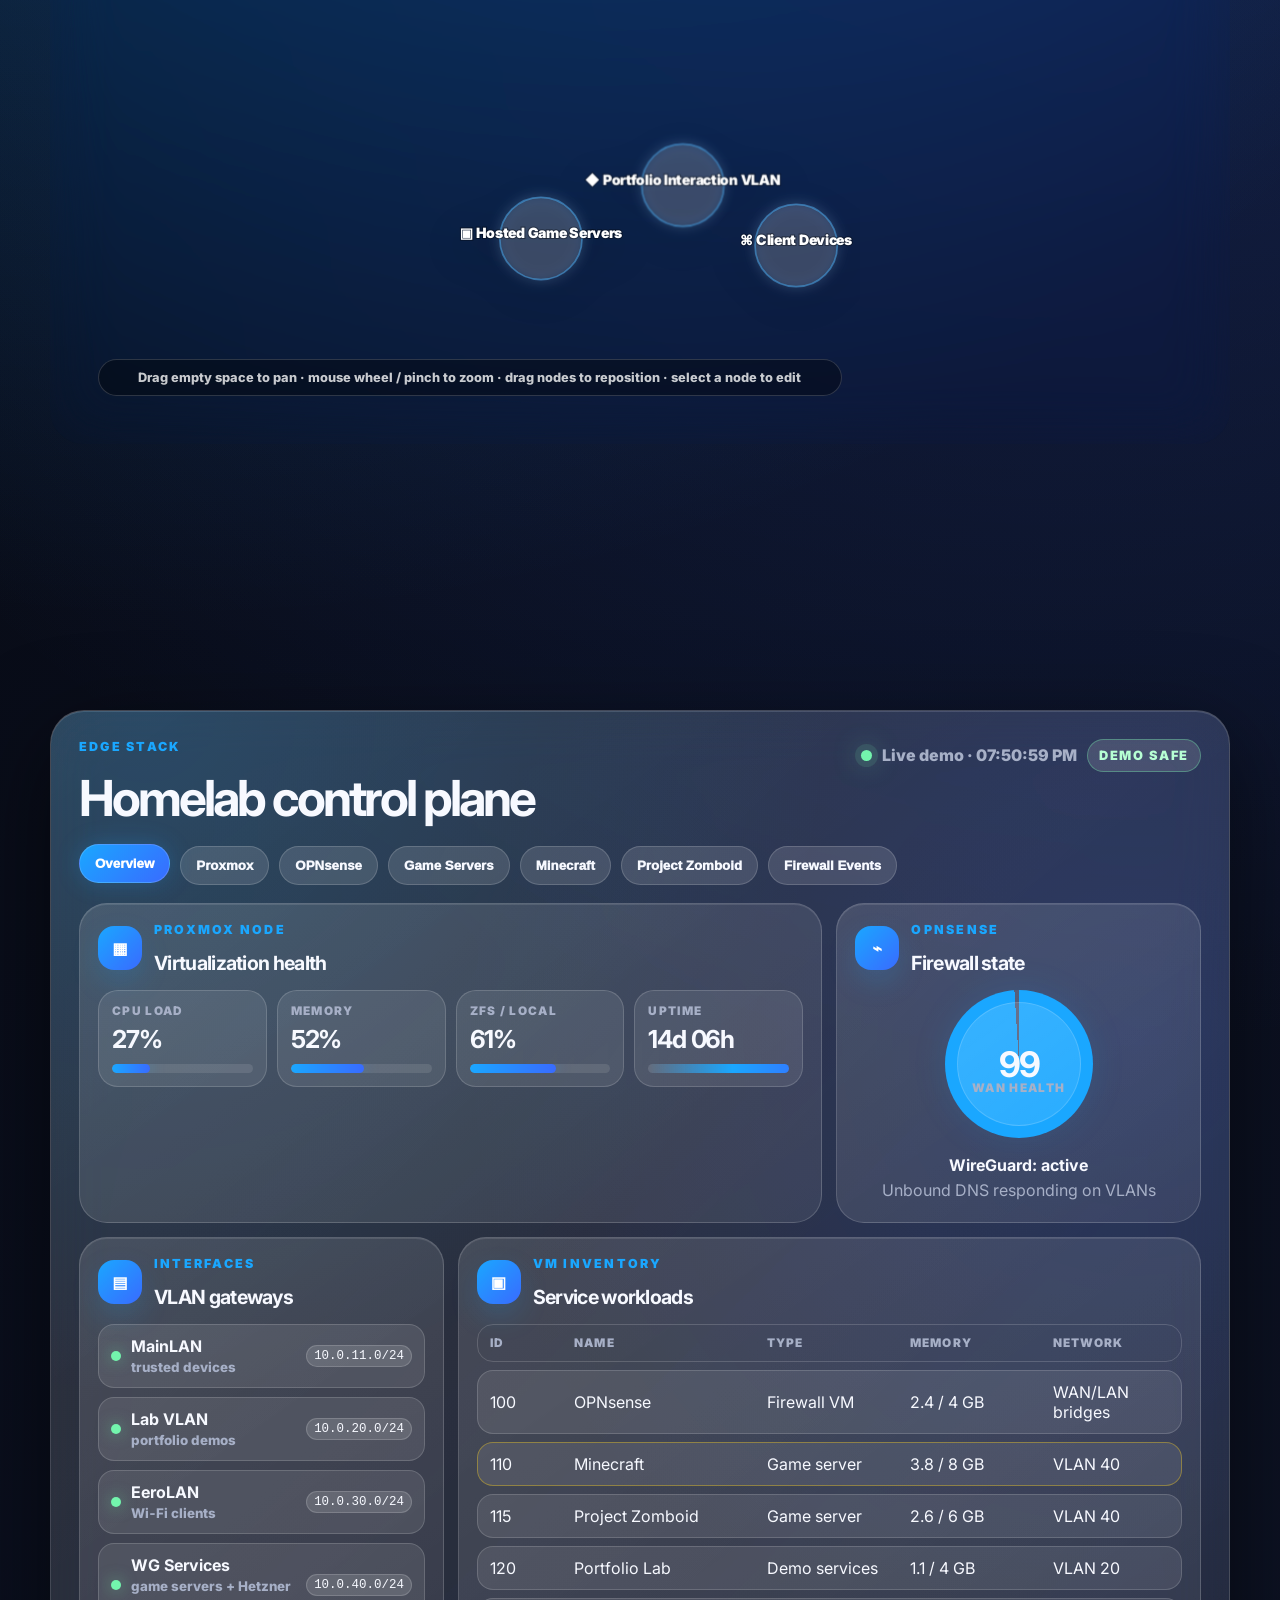
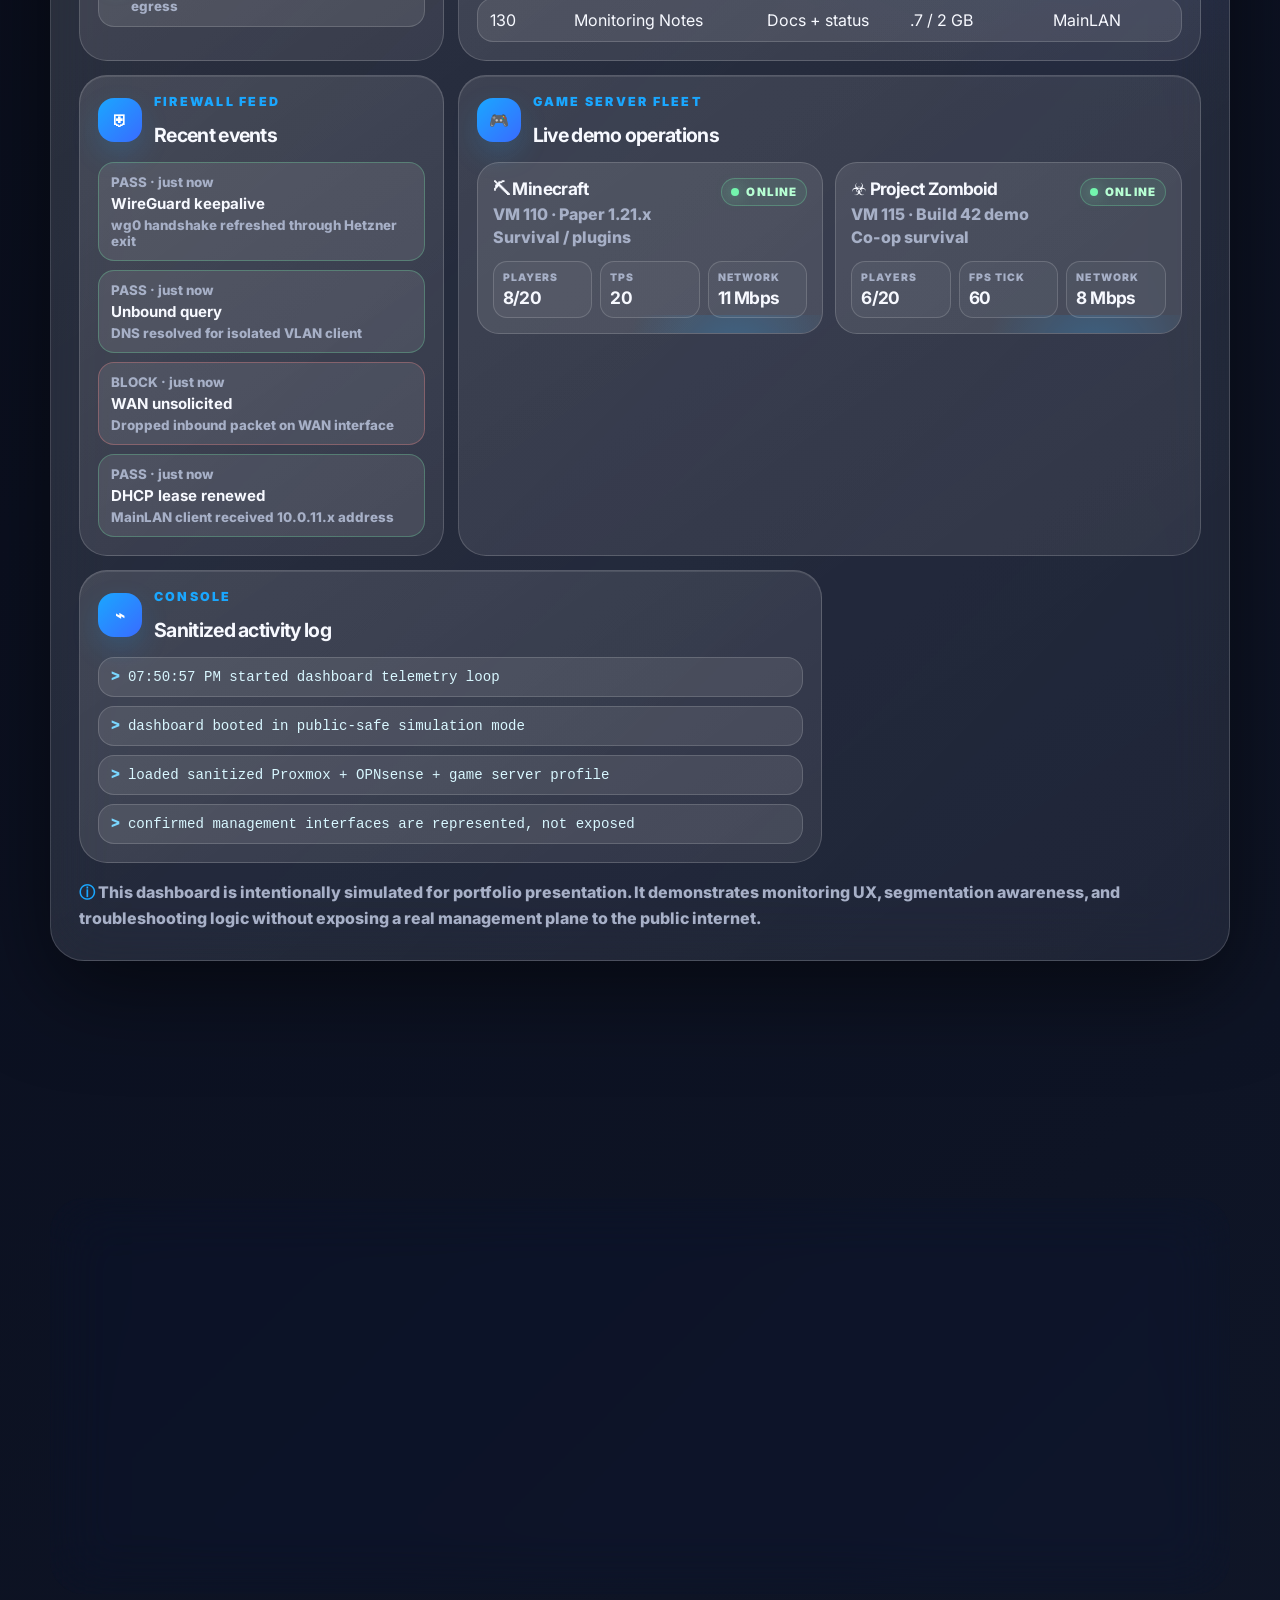
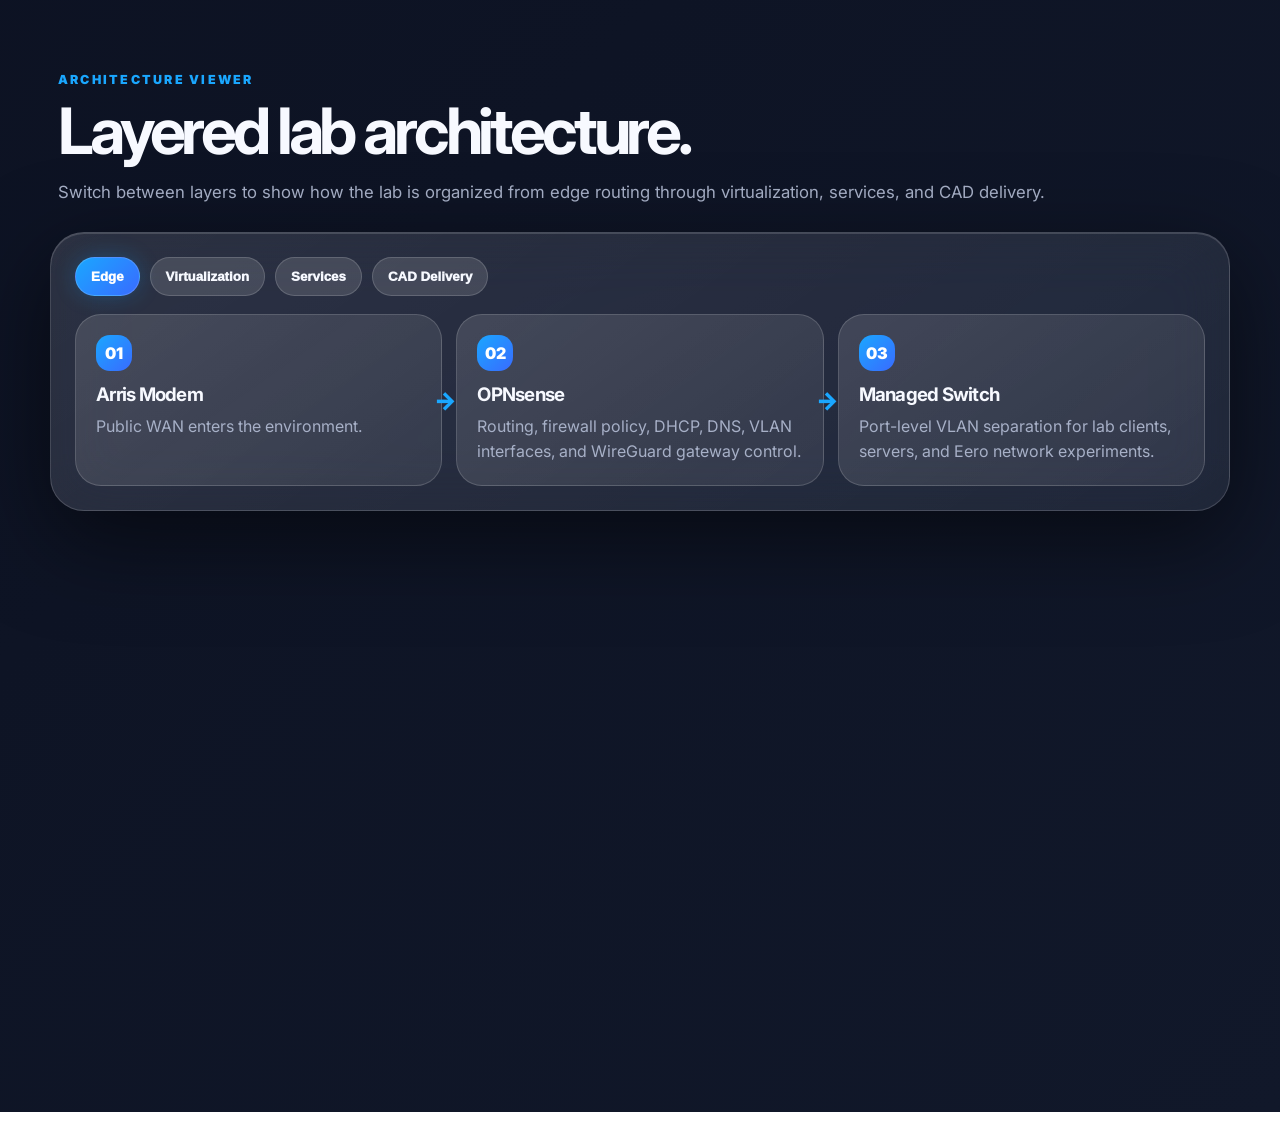
<file: homelab.html>
<!DOCTYPE html>

<html lang="en">
<head>
<meta charset="utf-8"/>
<meta content="width=device-width, initial-scale=1.0" name="viewport"/>
<meta content="Ryan Blackwood portfolio — industrial controls, instrumentation, manufacturing technology, networking infrastructure, CAD design, additive manufacturing, and automation projects." name="description"/>
<title>Ryan Blackwood | Homelab</title>
<!-- Website v4: dedicated homelab simulator, troubleshooting lab, architecture viewer, and CAD/STL showcase -->
<link href="https://fonts.googleapis.com" rel="preconnect"/>
<link crossorigin="" href="https://fonts.gstatic.com" rel="preconnect"/>
<link href="https://fonts.googleapis.com/css2?family=Inter:wght@400;500;600;700;800;900&amp;display=swap" rel="stylesheet"/>
<link href="styles.css" rel="stylesheet"/>
</head>
<body>
<canvas aria-hidden="true" id="particles"></canvas>
<div aria-hidden="true" class="page-glow"></div>
<header class="site-header">
<div class="header-card glass-shell">
<div class="identity-row">
<a aria-label="Ryan Blackwood home" class="brand-mark brand-photo" href="index.html#summary"><img alt="Ryan Blackwood" src="profile-orb.png"/></a>
<div class="brand-copy">
<h1>Ryan Blackwood</h1>
<p id="subtitle">Industrial Controls · Infrastructure · Manufacturing Technology</p>
</div>
<button aria-label="Toggle light and dark theme" class="theme-toggle" id="themeToggle" type="button">
<span aria-hidden="true" class="theme-toggle__icon">☀️</span>
</button>
</div>
<nav aria-label="Portfolio sections" class="section-tabs">
<a class="tab" href="index.html#summary">Summary</a>
<a class="tab" href="index.html#about">About</a>
<a class="tab" href="index.html#work">Work</a>
<a class="tab" href="index.html#skills">Skills</a>
<a class="tab is-active" href="homelab.html">Homelab</a>
<a class="tab" href="manufacturing.html">Manufacturing</a>
<a class="tab" href="index.html#projects">Projects</a>
<a class="tab" href="index.html#contact">Contact</a>
</nav>
</div>
</header>
<main>
<section class="hero section-block hero-showcase homelab-page-hero" id="homelab-intro">
<div class="hero-card glass-shell reveal-card">
<div class="eyebrow">Dedicated Workspace</div>
<h2>Homelab network operations.</h2>
<p>
          A focused networking workspace for topology editing, VLAN routing, Proxmox/OPNsense simulation, game-server operations, and troubleshooting workflows. CAD and SLA telemetry now live in the Manufacturing Lab for a cleaner portfolio structure.
        </p>
<div class="hero-actions">
<a class="button button-primary" href="#homelab">Open Network Simulator</a>
<a class="button button-secondary" href="#live-dashboard">View Live Dashboard</a>
<a class="button button-secondary" href="#troubleshooting">Run Troubleshooting Lab</a>
<a class="button button-secondary" href="manufacturing.html">Open Manufacturing Lab</a>
<a class="button button-secondary" href="index.html">Back to Portfolio</a>
</div>
</div>
</section>
<section class="section-block homelab-section" id="homelab">
<div class="section-heading reveal-card">
<p class="eyebrow">Homelab</p>
<h2>Editable network lab.</h2>
<p>Pan, zoom, drag nodes, edit device details, create new nodes, and simulate traffic across the homelab layout. Changes save locally in the browser.</p>
</div>
<div class="homelab-console glass-shell reveal-card">
<div aria-label="Network tools" class="sim-toolbar sim-toolbar--wrap" role="group">
<button class="sim-pill is-active" data-path="lan" type="button">LAN path</button>
<button class="sim-pill" data-path="wg" type="button">WireGuard VLAN</button>
<button class="sim-pill" data-path="eero" type="button">Eero VLAN</button>
<button class="sim-pill" data-path="server" type="button">Hosted services</button>
<button class="sim-pill sim-tool" id="addNode" type="button">+ Node</button>
<button class="sim-pill sim-tool" id="deleteNode" type="button">Delete</button>
<button class="sim-pill sim-tool" id="resetTopology" type="button">Reset</button>
</div>
<div class="network-simulator network-simulator--editor">
<div aria-label="Editable homelab topology" class="topology-stage topology-stage--editor">
<svg aria-labelledby="homelabTitle homelabDesc" class="topology-svg" id="homelabSvg" preserveaspectratio="xMidYMid meet" role="img" viewbox="0 0 1100 680">
<title id="homelabTitle">Ryan Blackwood editable homelab topology</title>
<desc id="homelabDesc">Arris modem feeds OPNsense on Proxmox, then VLANs separate main LAN, Eero, portfolio interaction, servers, and a Hetzner WireGuard-routed VLAN.</desc>
<defs>
<filter height="180%" id="simGlow" width="180%" x="-40%" y="-40%"><fegaussianblur result="blur" stddeviation="8"></fegaussianblur><femerge><femergenode in="blur"></femergenode><femergenode in="SourceGraphic"></femergenode></femerge></filter>
</defs>
<g id="viewport">
<g id="topologyLinks"></g>
<g id="topologyNodes"></g>
<circle class="packet-dot" cx="0" cy="0" id="packetDot" r="9"></circle>
</g>
</svg>
<div class="topology-hint">Drag empty space to pan · mouse wheel / pinch to zoom · drag nodes to reposition · select a node to edit</div>
</div>
<aside aria-live="polite" class="node-inspector node-inspector--editor">
<p class="eyebrow">Selected Node</p>
<label class="editor-label">Title<input class="editor-input" id="nodeEditTitle" type="text"/></label>
<label class="editor-label">Description<textarea class="editor-input" id="nodeEditDescription" rows="4"></textarea></label>
<div class="editor-grid">
<label class="editor-label">Role<input class="editor-input" id="nodeEditRole" type="text"/></label>
<label class="editor-label">Segment<input class="editor-input" id="nodeEditSegment" type="text"/></label>
<label class="editor-label">Status<input class="editor-input" id="nodeEditStatus" type="text"/></label>
<label class="editor-label">Icon<input class="editor-input" id="nodeEditIcon" maxlength="2" type="text"/></label>
</div>
<div class="editor-actions">
<button class="button button-secondary" id="saveNode" type="button">Save Node</button>
<button class="button button-primary" id="runPacket" type="button">Run Packet</button>
</div>
<dl class="node-meta">
<div><dt>Tip</dt><dd>Positions and edits are saved in localStorage.</dd></div>
</dl>
</aside>
</div>
</div>
</section>

<section class="section-block dashboard-section" id="live-dashboard">
<div class="section-heading reveal-card">
<p class="eyebrow">Network Operations Dashboard</p>
<h2>Proxmox + OPNsense control-plane view.</h2>
<p>A clean public-safe infrastructure dashboard for virtualization, firewall health, VLANs, game services, and troubleshooting. Manufacturing telemetry is separated into its own dashboard.</p>
</div>
<div class="lab-dashboard glass-shell reveal-card" data-dashboard-mode="overview">
<div class="dash-topbar">
<div>
<p class="eyebrow">Edge Stack</p>
<h3>Homelab control plane</h3>
</div>
<div class="dash-status-cluster" aria-label="Dashboard status summary">
<span class="dash-live-dot"></span>
<span id="dashClock">Syncing telemetry…</span>
<span class="dash-badge dash-badge--good">Demo Safe</span>
</div>
</div>
<div class="dash-tabs" aria-label="Dashboard views" role="tablist">
<button class="dash-tab is-active" data-dash-view="overview" type="button">Overview</button>
<button class="dash-tab" data-dash-view="proxmox" type="button">Proxmox</button>
<button class="dash-tab" data-dash-view="opnsense" type="button">OPNsense</button>
<button class="dash-tab" data-dash-view="gamefleet" type="button">Game Servers</button>
<button class="dash-tab" data-dash-view="minecraft" type="button">Minecraft</button>
<button class="dash-tab" data-dash-view="zomboid" type="button">Project Zomboid</button>
<button class="dash-tab" data-dash-view="security" type="button">Firewall Events</button>
</div>
<div class="dash-grid">
<section class="dash-panel dash-panel--wide" data-dash-card="overview proxmox">
<div class="dash-panel-head"><span>▦</span><div><p class="eyebrow">Proxmox Node</p><h4>Virtualization health</h4></div></div>
<div class="metric-grid">
<article><small>CPU Load</small><strong id="proxCpu">18%</strong><div class="meter"><i id="proxCpuBar"></i></div></article>
<article><small>Memory</small><strong id="proxMem">42%</strong><div class="meter"><i id="proxMemBar"></i></div></article>
<article><small>ZFS / Local</small><strong id="proxDisk">61%</strong><div class="meter"><i id="proxDiskBar"></i></div></article>
<article><small>Uptime</small><strong id="proxUptime">14d 06h</strong><div class="mini-spark" id="proxSpark" aria-hidden="true"></div></article>
</div>
</section>
<section class="dash-panel" data-dash-card="overview opnsense">
<div class="dash-panel-head"><span>⌁</span><div><p class="eyebrow">OPNsense</p><h4>Firewall state</h4></div></div>
<div class="gauge-card"><div class="ring" id="wanRing"><strong id="wanHealth">98</strong><small>WAN health</small></div><p><b id="wgState">WireGuard: active</b><br/><span id="dnsState">Unbound DNS responding on VLANs</span></p></div>
</section>
<section class="dash-panel" data-dash-card="overview opnsense security">
<div class="dash-panel-head"><span>▤</span><div><p class="eyebrow">Interfaces</p><h4>VLAN gateways</h4></div></div>
<div class="vlan-list" id="vlanList"></div>
</section>
<section class="dash-panel dash-panel--wide" data-dash-card="overview proxmox">
<div class="dash-panel-head"><span>▣</span><div><p class="eyebrow">VM Inventory</p><h4>Service workloads</h4></div></div>
<div class="vm-table" id="vmTable" role="table" aria-label="Simulated Proxmox virtual machines"></div>
</section>
<section class="dash-panel" data-dash-card="overview security opnsense">
<div class="dash-panel-head"><span>⛨</span><div><p class="eyebrow">Firewall Feed</p><h4>Recent events</h4></div></div>
<div class="event-feed" id="eventFeed"></div>
</section>
<section class="dash-panel dash-panel--wide game-hero-panel" data-dash-card="overview gamefleet minecraft zomboid">
<div class="dash-panel-head"><span>🎮</span><div><p class="eyebrow">Game Server Fleet</p><h4>Live demo operations</h4></div></div>
<div class="game-server-grid" id="gameServerCards" aria-label="Simulated game server status cards"></div>
</section>
<section class="dash-panel" data-dash-card="gamefleet minecraft">
<div class="dash-panel-head"><span>⛏</span><div><p class="eyebrow">Minecraft</p><h4>Server telemetry</h4></div></div>
<div class="game-metric-stack" id="minecraftMetrics"></div>
</section>
<section class="dash-panel" data-dash-card="gamefleet zomboid">
<div class="dash-panel-head"><span>☣</span><div><p class="eyebrow">Project Zomboid</p><h4>Server telemetry</h4></div></div>
<div class="game-metric-stack" id="zomboidMetrics"></div>
</section>
<section class="dash-panel dash-panel--wide" data-dash-card="gamefleet minecraft zomboid">
<div class="dash-panel-head"><span>◷</span><div><p class="eyebrow">Live Event Viewer</p><h4 id="gameEventTitle">Game server events</h4></div></div>
<div class="game-event-toolbar" aria-label="Game event stream filters">
<button class="game-filter is-active" data-game-filter="all" type="button">All</button>
<button class="game-filter" data-game-filter="minecraft" type="button">Minecraft</button>
<button class="game-filter" data-game-filter="zomboid" type="button">Zomboid</button>
</div>
<div class="game-event-feed" id="gameEventFeed" aria-live="polite"></div>
</section>
<section class="dash-panel" data-dash-card="gamefleet minecraft zomboid">
<div class="dash-panel-head"><span>⇄</span><div><p class="eyebrow">Network Path</p><h4>Isolated service routing</h4></div></div>
<div class="game-route-card">
<strong id="gameRouteTitle">VLAN 40 service segment</strong>
<p id="gameRouteText">Players reach game workloads through port-forward policy, firewall rules, and monitored VM resource limits.</p>
<div class="route-steps"><span>WAN</span><i></i><span>OPNsense</span><i></i><span>VLAN 40</span><i></i><span>VM</span></div>
</div>
</section>
<section class="dash-panel dash-panel--wide" data-dash-card="overview proxmox opnsense security">
<div class="dash-panel-head"><span>⌁</span><div><p class="eyebrow">Console</p><h4>Sanitized activity log</h4></div></div>
<div class="dash-console" id="dashConsole" aria-live="polite"></div>
</section>
</div>
<p class="dashboard-note">This dashboard is intentionally simulated for portfolio presentation. It demonstrates monitoring UX, segmentation awareness, and troubleshooting logic without exposing a real management plane to the public internet.</p>
</div>
</section>

<section class="section-block troubleshooting-section" id="troubleshooting">
<div class="section-heading reveal-card">
<p class="eyebrow">Troubleshooting Lab</p>
<h2>Guided troubleshooting scenarios.</h2>
<p>Select a scenario to review symptoms, likely causes, verification steps, and the fix path.</p>
</div>
<div class="glass-shell trouble-shell reveal-card">
<div aria-label="Troubleshooting scenarios" class="trouble-list" role="tablist">
<button class="trouble-case is-active" data-case="dns" type="button"><span>01</span><strong>DNS outage on VLAN 40</strong><small>Sites fail, ping still works</small></button>
<button class="trouble-case" data-case="wg" type="button"><span>02</span><strong>WireGuard tunnel idle</strong><small>Handshake missing data</small></button>
<button class="trouble-case" data-case="dhcp" type="button"><span>03</span><strong>VLAN DHCP failure</strong><small>Client self-assigns address</small></button>
<button class="trouble-case" data-case="mtu" type="button"><span>04</span><strong>MTU blackhole</strong><small>Some websites hang</small></button>
</div>
<article class="trouble-detail" id="troubleDetail">
<p class="eyebrow">Scenario 01</p>
<h3>DNS outage on VLAN 40</h3>
<p>Symptoms: IP pings succeed, but domain lookups fail from the WireGuard-routed VLAN.</p>
<ol>
<li>Confirm gateway reachability with a direct IP ping.</li>
<li>Test DNS from the affected client and from OPNsense.</li>
<li>Verify Unbound is listening on the VLAN interface.</li>
<li>Apply interface/DNS rule fix and retest.</li>
</ol>
</article>
</div>
</section>
<section class="section-block architecture-section" id="architecture">
<div class="section-heading reveal-card">
<p class="eyebrow">Architecture Viewer</p>
<h2>Layered lab architecture.</h2>
<p>Switch between layers to show how the lab is organized from edge routing through virtualization, services, and CAD delivery.</p>
</div>
<div class="glass-shell architecture-viewer reveal-card">
<div class="arch-controls">
<button class="arch-pill is-active" data-layer="edge" type="button">Edge</button>
<button class="arch-pill" data-layer="virtualization" type="button">Virtualization</button>
<button class="arch-pill" data-layer="services" type="button">Services</button>
<button class="arch-pill" data-layer="cad" type="button">CAD Delivery</button>
</div>
<div class="arch-stack" id="archStack">
<article><span>01</span><h3>Arris Modem</h3><p>Public WAN enters the environment.</p></article>
<article><span>02</span><h3>OPNsense</h3><p>Routing, firewall policy, DHCP, DNS, VLAN interfaces, and WireGuard gateway control.</p></article>
<article><span>03</span><h3>Managed Switch</h3><p>Port-level VLAN separation for lab clients, servers, and Eero network experiments.</p></article>
</div>
</div>
</section>
<section class="section-block cad-section manufacturing-gateway-section" id="cad">
<div class="section-heading reveal-card">
<p class="eyebrow">Manufacturing Lab</p>
<h2>CAD and SLA dashboards moved.</h2>
<p>The interactive CAD/STL library and live Saturn 4 Ultra telemetry now have their own polished workspace so the homelab page stays focused on networking and infrastructure.</p>
</div>
<div class="glass-shell reveal-card split-gateway-grid">
<article class="split-gateway-card">
<span>01</span>
<h3>Live SLA Printer Dashboard</h3>
<p>View real-time Saturn 4 Ultra telemetry from the public Cloudflare-backed status API, including status, temperatures, film life, and active print progress.</p>
<a class="button button-primary" href="manufacturing.html#printer-dashboard">Open Printer Dashboard</a>
</article>
<article class="split-gateway-card">
<span>02</span>
<h3>CAD / STL Project Library</h3>
<p>Browse the same STL viewer, downloadable CAD assets, project notes, dimensions, and manufacturing files in the dedicated Manufacturing Lab.</p>
<a class="button button-secondary" href="manufacturing.html#cad">Open CAD Library</a>
</article>
</div>
</section>
</main>
<button aria-label="Open terminal panel" class="terminal-toggle" id="terminalToggle" type="button">⌘</button>
<aside aria-hidden="true" aria-label="Portfolio terminal" class="terminal-panel glass-shell" id="terminal">
<div class="terminal-header">
<span></span><span></span><span></span>
<strong>homelab.console</strong>
</div>
<div class="terminal-output" id="terminalOutput">
<p>&gt; Portfolio system online.</p>
<p>&gt; Type help to view commands.</p>
<p>&gt; Type resume to download RyanBlackwood_Resume.pdf.</p>
<p>&gt; Try: network, troubleshoot, architecture, manufacturing, cad, stl, projects, home, contact.</p>
<p>&gt; Try: theme purple or themes.</p>
</div>
<label class="sr-only" for="terminalInput">Terminal input</label>
<input autocomplete="off" class="terminal-input" id="terminalInput" placeholder="type a command..." type="text"/>
</aside>
<script src="script.js"></script>
</body>
</html>
</file>
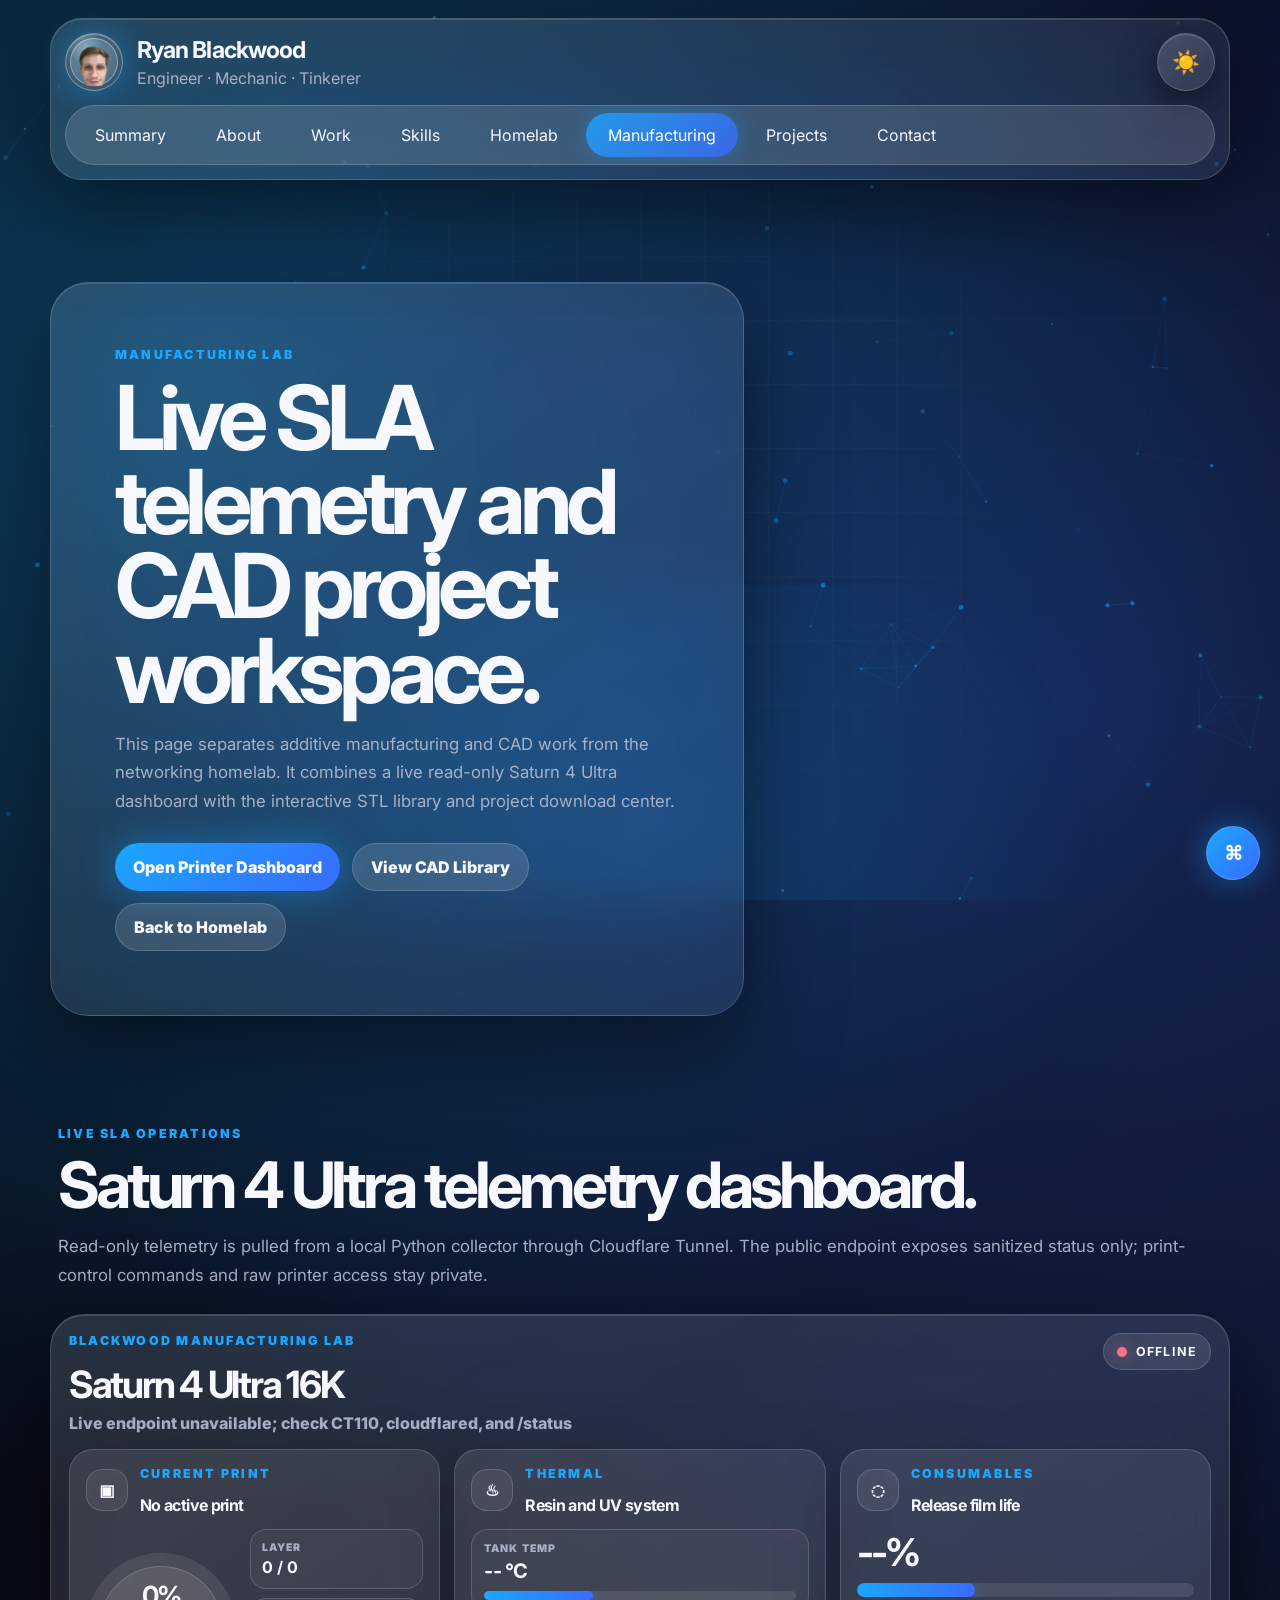
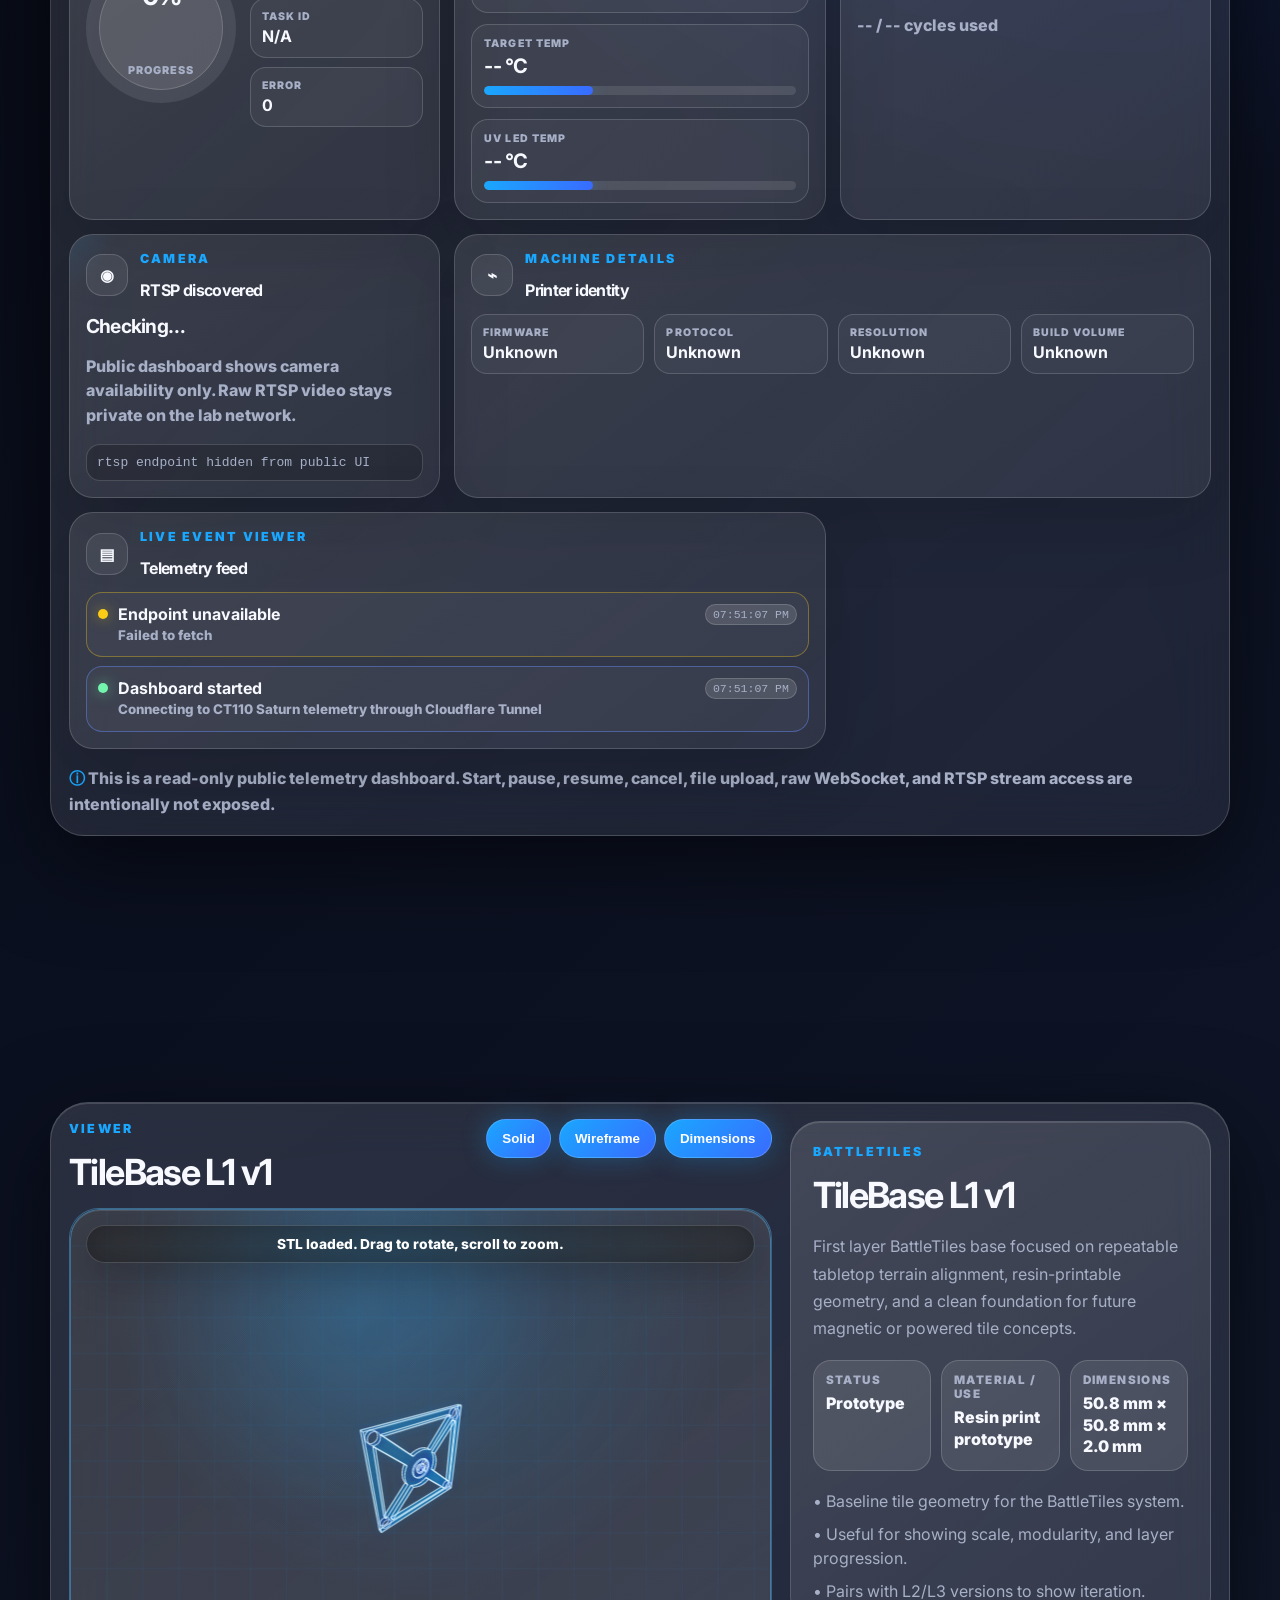
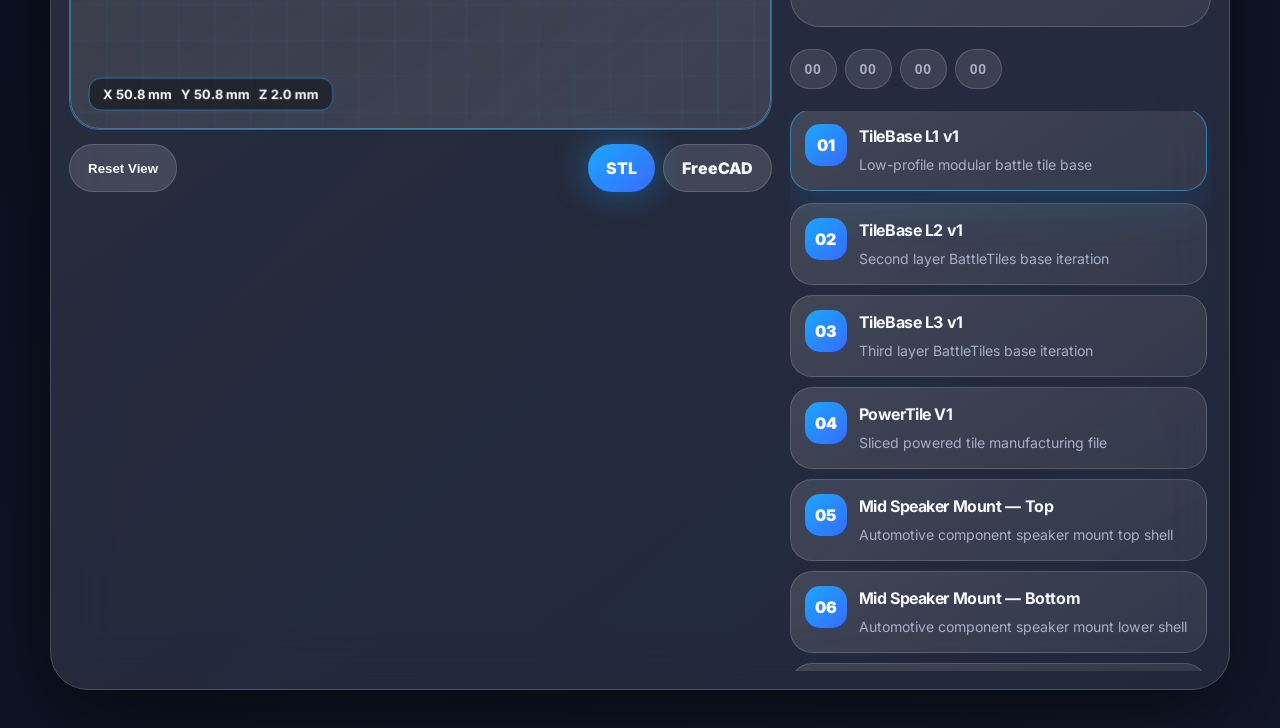
<file: manufacturing.html>
<!DOCTYPE html>

<html lang="en">
<head>
<meta charset="utf-8"/>
<meta content="width=device-width, initial-scale=1.0" name="viewport"/>
<meta content="Ryan Blackwood portfolio — engineering, mechanics, game development, homelab infrastructure, electronics repair, and software projects." name="description"/>
<title>Ryan Blackwood | Manufacturing Lab</title>
<!-- Manufacturing lab: live SLA telemetry and CAD/STL project workspace -->
<link href="https://fonts.googleapis.com" rel="preconnect"/>
<link crossorigin="" href="https://fonts.gstatic.com" rel="preconnect"/>
<link href="https://fonts.googleapis.com/css2?family=Inter:wght@400;500;600;700;800;900&amp;display=swap" rel="stylesheet"/>
<link href="styles.css" rel="stylesheet"/>
</head>
<body>
<canvas aria-hidden="true" id="particles"></canvas>
<div aria-hidden="true" class="page-glow"></div>
<header class="site-header">
<div class="header-card glass-shell">
<div class="identity-row">
<a aria-label="Ryan Blackwood home" class="brand-mark brand-photo" href="index.html#summary"><img alt="Ryan Blackwood" src="profile-orb.png"/></a>
<div class="brand-copy">
<h1>Ryan Blackwood</h1>
<p id="subtitle">Engineer · Mechanic · Tinkerer</p>
</div>
<button aria-label="Toggle light and dark theme" class="theme-toggle" id="themeToggle" type="button">
<span aria-hidden="true" class="theme-toggle__icon">☀️</span>
</button>
</div>
<nav aria-label="Portfolio sections" class="section-tabs">
<a class="tab" href="index.html#summary">Summary</a>
<a class="tab" href="index.html#about">About</a>
<a class="tab" href="index.html#work">Work</a>
<a class="tab" href="index.html#skills">Skills</a>
<a class="tab" href="homelab.html">Homelab</a>
<a class="tab is-active" href="manufacturing.html">Manufacturing</a>
<a class="tab" href="index.html#projects">Projects</a>
<a class="tab" href="index.html#contact">Contact</a>
</nav>
</div>
</header>
<main>
<section class="hero section-block hero-showcase manufacturing-page-hero" id="manufacturing-intro">
<div class="hero-card glass-shell reveal-card">
<div class="eyebrow">Manufacturing Lab</div>
<h2>Live SLA telemetry and CAD project workspace.</h2>
<p>
          This page separates additive manufacturing and CAD work from the networking homelab. It combines a live read-only Saturn 4 Ultra dashboard with the interactive STL library and project download center.
        </p>
<div class="hero-actions">
<a class="button button-primary" href="#printer-dashboard">Open Printer Dashboard</a>
<a class="button button-secondary" href="#cad">View CAD Library</a>
<a class="button button-secondary" href="homelab.html">Back to Homelab</a>
</div>
</div>
</section>

<section class="section-block printer-dashboard-section" id="printer-dashboard">
<div class="section-heading reveal-card">
<p class="eyebrow">Live SLA Operations</p>
<h2>Saturn 4 Ultra telemetry dashboard.</h2>
<p>Read-only telemetry is pulled from a local Python collector through Cloudflare Tunnel. The public endpoint exposes sanitized status only; print-control commands and raw printer access stay private.</p>
</div>
<div class="printer-dashboard glass-shell reveal-card" data-printer-api="https://printer-api.blackwoodtechservices.com/status">
<div class="printer-topbar">
<div>
<p class="eyebrow">Blackwood Manufacturing Lab</p>
<h3 id="printerName">Saturn 4 Ultra 16K</h3>
<p id="printerSubtitle">Connecting to live telemetry…</p>
</div>
<div class="printer-status-pill" id="printerStatusPill"><span></span><strong id="printerStatusText">Syncing</strong></div>
</div>
<div class="printer-grid">
<section class="printer-card printer-card--hero">
<div class="printer-card-head"><span>▣</span><div><p class="eyebrow">Current Print</p><h4 id="printerActiveFile">No active print</h4></div></div>
<div class="print-progress-wrap">
<div class="print-progress-ring" id="printProgressRing"><strong id="printProgressValue">0%</strong><small>progress</small></div>
<div class="print-progress-meta">
<div><small>Layer</small><strong id="printerLayer">0 / 0</strong></div>
<div><small>Task ID</small><strong id="printerTask">N/A</strong></div>
<div><small>Error</small><strong id="printerError">0</strong></div>
</div>
</div>
</section>
<section class="printer-card">
<div class="printer-card-head"><span>♨</span><div><p class="eyebrow">Thermal</p><h4>Resin and UV system</h4></div></div>
<div class="printer-metric-stack">
<div class="printer-metric"><small>Tank Temp</small><strong id="tankTemp">-- °C</strong><div class="meter"><i id="tankTempBar"></i></div></div>
<div class="printer-metric"><small>Target Temp</small><strong id="tankTarget">-- °C</strong><div class="meter"><i id="tankTargetBar"></i></div></div>
<div class="printer-metric"><small>UV LED Temp</small><strong id="uvTemp">-- °C</strong><div class="meter"><i id="uvTempBar"></i></div></div>
</div>
</section>
<section class="printer-card">
<div class="printer-card-head"><span>◌</span><div><p class="eyebrow">Consumables</p><h4>Release film life</h4></div></div>
<div class="film-life-panel">
<strong id="filmPercent">--%</strong>
<div class="meter meter--large"><i id="filmBar"></i></div>
<p><span id="filmCount">--</span> / <span id="filmMax">--</span> cycles used</p>
</div>
</section>
<section class="printer-card">
<div class="printer-card-head"><span>◉</span><div><p class="eyebrow">Camera</p><h4>RTSP discovered</h4></div></div>
<div class="camera-safe-card">
<strong id="cameraState">Checking…</strong>
<p>Public dashboard shows camera availability only. Raw RTSP video stays private on the lab network.</p>
<code id="cameraNote">rtsp endpoint hidden from public UI</code>
</div>
</section>
<section class="printer-card printer-card--wide">
<div class="printer-card-head"><span>⌁</span><div><p class="eyebrow">Machine Details</p><h4>Printer identity</h4></div></div>
<div class="printer-detail-grid">
<div><small>Firmware</small><strong id="printerFirmware">Unknown</strong></div>
<div><small>Protocol</small><strong id="printerProtocol">Unknown</strong></div>
<div><small>Resolution</small><strong id="printerResolution">Unknown</strong></div>
<div><small>Build Volume</small><strong id="printerVolume">Unknown</strong></div>
</div>
</section>
<section class="printer-card printer-card--wide">
<div class="printer-card-head"><span>▤</span><div><p class="eyebrow">Live Event Viewer</p><h4>Telemetry feed</h4></div></div>
<div class="printer-event-feed" id="printerEventFeed" aria-live="polite"></div>
</section>
</div>
<p class="dashboard-note">This is a read-only public telemetry dashboard. Start, pause, resume, cancel, file upload, raw WebSocket, and RTSP stream access are intentionally not exposed.</p>
</div>
</section>
<section class="section-block cad-section cad-workbench-section" id="cad">
<div class="section-heading reveal-card">
<p class="eyebrow">CAD Showcase</p>
<h2>CAD project library.</h2>
<p>The CAD Showcase displays a 3D render of project files, dimensions, and allows the download of project files in the form of .STL, .FreeCAD, and .CTB.</p>
</div>
<div class="cad-workbench glass-shell reveal-card">
<div class="cad-viewer-panel">
<div class="cad-viewer-toolbar"><div><p class="eyebrow">Viewer</p><h3 id="cadTitle">Loading CAD Library</h3></div><div aria-label="CAD viewer display toggles" class="cad-toggle-row" role="group"><button class="sim-pill is-active" id="cadSolidToggle" type="button">Solid</button><button class="sim-pill is-active" id="cadWireToggle" type="button">Wireframe</button><button class="sim-pill is-active" id="cadDimsToggle" type="button">Dimensions</button></div></div>
<div class="cad-canvas-shell"><canvas aria-label="Interactive STL mesh viewer" class="stl-viewer" id="stlCanvas"></canvas><div class="viewer-status" id="viewerStatus">Loading CAD manifest…</div></div>
<div class="viewer-controls viewer-controls--spread"><button class="button button-secondary" id="resetCamera" type="button">Reset View</button><div aria-label="CAD downloads" class="cad-downloads" id="cadDownloads"></div></div>
</div>
<aside class="cad-info-panel">
<div class="cad-details-card"><p class="eyebrow" id="cadFamily">Project Family</p><h3 id="cadProjectTitle">Select a CAD project</h3><p id="cadDesc">Choose a project to view geometry, dimensions, notes, and available downloads.</p><dl class="cad-meta-grid"><div><dt>Status</dt><dd id="cadStatus">—</dd></div><div><dt>Material / Use</dt><dd id="cadMaterial">—</dd></div><div><dt>Dimensions</dt><dd id="cadDimensions">Load STL</dd></div></dl><div class="cad-notes" id="cadNotes"></div></div>
<div class="cad-library-toolbar"><button class="filter-pill is-active" data-cad-filter="all" type="button"><strong>All</strong></button><button class="filter-pill" data-cad-filter="BattleTiles" type="button"><strong>BattleTiles</strong></button><button class="filter-pill" data-cad-filter="Car Audio" type="button"><strong>Car Audio</strong></button><button class="filter-pill" data-cad-filter="Tool Systems" type="button"><strong>Tool Systems</strong></button></div>
<div aria-label="CAD project library" class="cad-library cad-library--integrated" id="cadLibrary"></div>
</aside>
</div>

</section>

</main>
<button aria-label="Open terminal panel" class="terminal-toggle" id="terminalToggle" type="button">⌘</button>
<aside aria-hidden="true" aria-label="Portfolio terminal" class="terminal-panel glass-shell" id="terminal">
<div class="terminal-header">
<span></span><span></span><span></span>
<strong>manufacturing.console</strong>
</div>
<div class="terminal-output" id="terminalOutput">
<p>&gt; Portfolio system online.</p>
<p>&gt; Type help to view commands.</p>
<p>&gt; Type resume to download RyanBlackwood_Resume.pdf.</p>
<p>&gt; Try: printer, cad, stl, homelab, projects, home, contact.</p>
<p>&gt; Try: theme purple or themes.</p>
</div>
<label class="sr-only" for="terminalInput">Terminal input</label>
<input autocomplete="off" class="terminal-input" id="terminalInput" placeholder="type a command..." type="text"/>
</aside>
<script src="script.js"></script>
</body>
</html>
</file>
<file: styles.css>
:root {
  --bg: #05070d;
  --bg-2: #0b1020;
  --bg-3: #11182a;
  --text: #f7f9ff;
  --muted: #a7b0c7;
  --panel: rgba(255,255,255,.075);
  --panel-strong: rgba(255,255,255,.13);
  --panel-ultra: rgba(255,255,255,.18);
  --border: rgba(255,255,255,.16);
  --glow: #1aa7ff;
  --glow-2: #396bff;
  --glow-3: #7ad7ff;
  --shadow: rgba(0,0,0,.52);
  --radius-xl: 38px;
  --radius-lg: 28px;
  --radius-md: 20px;
}
html[data-theme="light"] {
  --bg: #f5f8fc;
  --bg-2: #ffffff;
  --bg-3: #edf3fb;
  --text: #08101f;
  --muted: #5c6678;
  --panel: rgba(255,255,255,.68);
  --panel-strong: rgba(255,255,255,.88);
  --panel-ultra: rgba(255,255,255,.96);
  --border: rgba(6,14,28,.13);
  --shadow: rgba(16,24,40,.14);
}
*{box-sizing:border-box} html{scroll-behavior:smooth} body{margin:0;min-height:100vh;font-family:Inter,system-ui,-apple-system,BlinkMacSystemFont,"Segoe UI",sans-serif;color:var(--text);background:radial-gradient(circle at 14% 10%,color-mix(in srgb,var(--glow) 34%,transparent),transparent 30%),radial-gradient(circle at 84% 18%,color-mix(in srgb,var(--glow-2) 26%,transparent),transparent 32%),linear-gradient(135deg,var(--bg),var(--bg-2) 52%,var(--bg-3));overflow-x:hidden;transition:background .35s ease,color .35s ease} body:before{content:"";position:fixed;inset:0;pointer-events:none;z-index:0;background:linear-gradient(rgba(255,255,255,.035) 1px,transparent 1px),linear-gradient(90deg,rgba(255,255,255,.035) 1px,transparent 1px);background-size:64px 64px;mask-image:radial-gradient(circle at center,black,transparent 76%)} html[data-theme="light"] body:before{background:linear-gradient(rgba(0,0,0,.035) 1px,transparent 1px),linear-gradient(90deg,rgba(0,0,0,.035) 1px,transparent 1px);background-size:64px 64px} #particles{position:fixed;inset:0;z-index:0;pointer-events:none}.page-glow{position:fixed;inset:auto 0 0 0;height:35vh;z-index:0;pointer-events:none;background:radial-gradient(circle at 50% 100%,color-mix(in srgb,var(--glow) 16%,transparent),transparent 65%)}
main{position:relative;z-index:1;width:min(1180px,calc(100% - 32px));margin:0 auto}.site-header{position:sticky;top:18px;z-index:20;width:min(1180px,calc(100% - 32px));margin:18px auto 0}.glass-shell{border:1px solid var(--border);background:linear-gradient(145deg,var(--panel-strong),var(--panel));backdrop-filter:blur(30px) saturate(1.22);-webkit-backdrop-filter:blur(30px) saturate(1.22);box-shadow:0 28px 90px var(--shadow),inset 0 1px 0 rgba(255,255,255,.14)}.header-card{padding:14px;border-radius:32px}.identity-row{display:grid;grid-template-columns:auto 1fr auto;align-items:center;gap:14px}.brand-mark{width:58px;height:58px;display:grid;place-items:center;border-radius:20px;text-decoration:none;color:white;font-weight:950;font-size:1.35rem;background:radial-gradient(circle at 30% 22%,rgba(255,255,255,.42),transparent 30%),linear-gradient(135deg,var(--glow),var(--glow-2));box-shadow:0 0 34px color-mix(in srgb,var(--glow) 46%,transparent),inset 0 1px 0 rgba(255,255,255,.32)}.brand-copy h1{margin:0;font-size:1.45rem;letter-spacing:-.04em}.brand-copy p{margin:4px 0 0;color:var(--muted);font-size:1rem}.theme-toggle{width:58px;height:58px;border-radius:50%;border:1px solid var(--border);display:grid;place-items:center;background:linear-gradient(145deg,var(--panel-ultra),var(--panel));color:var(--text);font-size:1.4rem;cursor:pointer;box-shadow:inset 0 1px 0 rgba(255,255,255,.16),0 12px 36px var(--shadow);transition:transform .25s ease,box-shadow .25s ease}.theme-toggle:hover{transform:translateY(-2px) scale(1.04);box-shadow:0 0 34px color-mix(in srgb,var(--glow) 34%,transparent),0 18px 48px var(--shadow)}.section-tabs{position:relative;margin-top:14px;display:flex;gap:6px;padding:7px;border:1px solid var(--border);border-radius:999px;background:var(--panel-strong);overflow-x:auto;scrollbar-width:none}.section-tabs::-webkit-scrollbar{display:none}.tab{position:relative;z-index:1;flex:0 0 auto;color:var(--text);text-decoration:none;padding:12px 22px;border-radius:999px;white-space:nowrap;font-size:1rem;transition:background .2s ease,color .2s ease}.tab:hover,.tab.is-active{background:linear-gradient(135deg,color-mix(in srgb,var(--glow) 82%,transparent),color-mix(in srgb,var(--glow-2) 82%,transparent));color:#fff;box-shadow:0 0 24px color-mix(in srgb,var(--glow) 30%,transparent)}
.section-block{scroll-margin-top:150px;margin:38px 0}.hero{min-height:76vh;display:flex;align-items:center;padding:64px 0}.hero-card,.content-card,.contact-card{padding:clamp(28px,5vw,64px);border-radius:var(--radius-xl)}.eyebrow{margin:0 0 14px;color:var(--glow);font-weight:950;letter-spacing:.18em;text-transform:uppercase;font-size:.78rem}.hero h2,.section-heading h2,.contact-card h2{margin:0;line-height:.94;letter-spacing:-.065em;font-size:clamp(2.5rem,7vw,6.4rem)}.hero p,.content-card p,.section-heading p:not(.eyebrow),.contact-card p,.project-card p{color:var(--muted);font-size:1.05rem;line-height:1.7}.hero p{max-width:850px}.hero-actions{display:flex;flex-wrap:wrap;gap:12px;margin-top:28px}.button{display:inline-flex;align-items:center;justify-content:center;min-height:48px;padding:13px 18px;border-radius:999px;text-decoration:none;font-weight:850;transition:transform .25s ease,box-shadow .25s ease}.button:hover{transform:translateY(-2px)}.button-primary{color:white;background:linear-gradient(135deg,var(--glow),var(--glow-2));box-shadow:0 0 34px color-mix(in srgb,var(--glow) 40%,transparent)}.button-secondary{color:var(--text);border:1px solid var(--border);background:var(--panel-strong)}.split-section{display:grid;grid-template-columns:.8fr 1.2fr;gap:22px;align-items:start}.section-heading{padding:8px}.section-heading h2{font-size:clamp(2.1rem,5vw,4.4rem)}.timeline-card article{position:relative;padding-left:24px}.timeline-dot{position:absolute;left:0;top:7px;width:10px;height:10px;border-radius:50%;background:var(--glow);box-shadow:0 0 18px var(--glow)}.timeline-card h3{margin:0 0 8px;font-size:1.25rem}
.projects-section{margin-top:60px}.project-filter{display:flex;gap:12px;align-items:center;overflow-x:auto;scrollbar-width:none;padding:14px;border-radius:30px;margin:22px 0}.project-filter::-webkit-scrollbar{display:none}.filter-pill{flex:0 0 auto;display:flex;align-items:center;gap:14px;border:1px solid var(--border);border-radius:22px;background:color-mix(in srgb,var(--panel-strong) 80%,transparent);color:var(--text);padding:16px 22px;font-weight:900;font-size:1rem;cursor:pointer;transition:transform .2s ease,background .2s ease,box-shadow .2s ease}.filter-pill strong{color:var(--muted);letter-spacing:.05em}.filter-pill:hover,.filter-pill.is-active{color:#fff;background:radial-gradient(circle at 30% 20%,rgba(255,255,255,.25),transparent 35%),linear-gradient(135deg,var(--glow),var(--glow-2));box-shadow:0 0 30px color-mix(in srgb,var(--glow) 36%,transparent);transform:translateY(-2px)}.filter-pill:hover strong,.filter-pill.is-active strong{color:#fff}.project-board{border-radius:34px;padding:22px;background:linear-gradient(rgba(255,255,255,.035) 1px,transparent 1px),linear-gradient(90deg,rgba(255,255,255,.035) 1px,transparent 1px),linear-gradient(145deg,var(--panel-strong),var(--panel));background-size:52px 52px,52px 52px,auto}.project-board__header{display:flex;align-items:start;justify-content:space-between;gap:18px;padding:2px 6px 16px}.project-board__header p,.project-board__header h3{margin:0;text-transform:uppercase;letter-spacing:.14em;font-weight:950}.project-board__header p{color:var(--muted)}.project-board__header h3{font-size:1.25rem}.project-grid{display:grid;grid-template-columns:repeat(3,minmax(0,1fr));gap:16px}.project-card{position:relative;min-width:0;border:1px solid var(--border);border-radius:30px;background:radial-gradient(circle at var(--mx,10%) var(--my,10%),color-mix(in srgb,var(--glow) 12%,transparent),transparent 38%),linear-gradient(145deg,var(--panel-strong),var(--panel));padding:20px;overflow:hidden;box-shadow:0 18px 55px rgba(0,0,0,.16),inset 0 1px 0 rgba(255,255,255,.12);transition:transform .28s ease,border-color .28s ease,box-shadow .28s ease,opacity .22s ease}.project-card:hover{transform:translateY(-4px);border-color:color-mix(in srgb,var(--glow) 38%,var(--border));box-shadow:0 28px 85px var(--shadow),0 0 45px color-mix(in srgb,var(--glow) 18%,transparent)}.project-card.hidden{display:none}.project-card.featured{grid-column:span 2;border-color:color-mix(in srgb,var(--glow) 35%,var(--border))}.project-card__topline{display:flex;align-items:center;justify-content:space-between;gap:12px;margin-bottom:16px}.project-icon{width:58px;height:58px;display:grid;place-items:center;border-radius:20px;font-size:1.5rem;background:radial-gradient(circle at 30% 20%,rgba(255,255,255,.28),transparent 35%),linear-gradient(135deg,var(--glow),var(--glow-2));box-shadow:0 0 28px color-mix(in srgb,var(--glow) 35%,transparent),inset 0 1px 0 rgba(255,255,255,.24)}.project-expand{width:42px;height:42px;border-radius:50%;border:1px solid var(--border);background:var(--panel-strong);color:var(--text);font-size:1.4rem;font-weight:900;cursor:pointer;transition:transform .25s ease,background .25s ease}.project-card.is-open .project-expand{transform:rotate(45deg);background:linear-gradient(135deg,var(--glow),var(--glow-2));color:white}.project-category{margin:0 0 8px!important;color:var(--glow)!important;font-weight:950;letter-spacing:.16em;text-transform:uppercase;font-size:.74rem!important}.project-card h3{margin:0 0 12px;font-size:clamp(1.4rem,3vw,2rem);line-height:1.02;letter-spacing:-.045em}.project-card p{margin:0}.tag-row{display:flex;flex-wrap:wrap;gap:8px;margin-top:18px}.tag-row span{padding:8px 10px;border:1px solid var(--border);border-radius:999px;background:color-mix(in srgb,var(--panel-strong) 86%,transparent);font-size:.84rem;color:var(--text)}.project-card:not(.is-open) .tag-row span:nth-child(n+4){display:none}.project-card.is-open{grid-column:span 2;border-color:color-mix(in srgb,var(--glow) 48%,var(--border))}.project-card.is-open p{color:color-mix(in srgb,var(--text) 72%,var(--muted))}
/* Clean SVG topology preview */.network-preview{position:relative;display:grid;gap:10px;place-items:center;width:100%;margin:8px 0 20px;padding:14px;border:1px solid color-mix(in srgb,var(--glow) 26%,var(--border));border-radius:26px;background:linear-gradient(135deg,color-mix(in srgb,var(--glow) 25%,transparent),color-mix(in srgb,var(--glow-2) 28%,transparent));overflow:hidden;box-shadow:inset 0 1px 0 rgba(255,255,255,.14),0 0 38px color-mix(in srgb,var(--glow) 14%,transparent)}.network-preview:before{content:"";position:absolute;inset:0;background:linear-gradient(rgba(255,255,255,.07) 1px,transparent 1px),linear-gradient(90deg,rgba(255,255,255,.07) 1px,transparent 1px);background-size:36px 36px;opacity:.55}.network-map{position:relative;z-index:1;display:block;width:100%;height:auto;max-height:250px;min-height:170px}.network-panel{fill:url(#networkPanelGradient);stroke:rgba(255,255,255,.20);stroke-width:2}.network-line{fill:none;stroke:rgba(255,255,255,.34);stroke-width:5;stroke-linecap:round;filter:drop-shadow(0 0 10px rgba(255,255,255,.14))}.network-line.primary{stroke:rgba(255,255,255,.62);stroke-width:6}.network-line.vpn{stroke:#7ad7ff;stroke-dasharray:12 10}.network-node circle{fill:rgba(255,255,255,.16);stroke:rgba(255,255,255,.35);stroke-width:2;filter:url(#nodeGlow)}.network-node.main circle{fill:rgba(26,167,255,.30);stroke:rgba(122,215,255,.72)}.network-node text{fill:#fff;text-anchor:middle;dominant-baseline:middle;font-size:20px;font-weight:900;letter-spacing:.04em}.network-node.main text{font-size:17px}.network-caption{position:relative;z-index:1;color:#fff;font-size:.92rem;font-weight:950;text-transform:uppercase;letter-spacing:.16em;text-shadow:0 2px 14px rgba(0,0,0,.38)}
.contact-section{padding-bottom:90px}.contact-card{text-align:center}.contact-card p{margin-left:auto;margin-right:auto}.terminal-toggle{position:fixed;right:20px;bottom:20px;z-index:30;width:54px;height:54px;border-radius:50%;border:1px solid var(--border);background:linear-gradient(135deg,var(--glow),var(--glow-2));color:white;font-size:1.2rem;font-weight:950;cursor:pointer;box-shadow:0 0 30px color-mix(in srgb,var(--glow) 44%,transparent)}.terminal-panel{position:fixed;right:20px;bottom:88px;z-index:29;width:min(420px,calc(100% - 40px));max-height:420px;border-radius:24px;overflow:hidden;opacity:0;pointer-events:none;transform:translateY(14px) scale(.98);transition:opacity .25s ease,transform .25s ease}.terminal-panel.is-open{opacity:1;pointer-events:auto;transform:translateY(0) scale(1)}.terminal-header{display:flex;align-items:center;gap:8px;padding:12px 14px;border-bottom:1px solid var(--border);background:rgba(0,0,0,.18)}.terminal-header span{width:10px;height:10px;border-radius:50%;background:#ff5f57}.terminal-header span:nth-child(2){background:#febc2e}.terminal-header span:nth-child(3){background:#28c840}.terminal-header strong{margin-left:8px;font-size:.86rem}.terminal-output{height:260px;overflow:auto;padding:14px;font-family:ui-monospace,SFMono-Regular,Menlo,monospace;font-size:.88rem;color:var(--muted)}.terminal-output p{margin:0 0 8px}.terminal-input{width:100%;border:0;border-top:1px solid var(--border);background:rgba(0,0,0,.18);color:var(--text);padding:14px;font:inherit;font-family:ui-monospace,SFMono-Regular,Menlo,monospace;outline:none}.sr-only{position:absolute!important;width:1px;height:1px;padding:0;margin:-1px;overflow:hidden;clip:rect(0,0,0,0);white-space:nowrap;border:0}.reveal-card{opacity:0;transform:translateY(20px);transition:opacity .65s ease,transform .65s ease}.reveal-card.is-visible{opacity:1;transform:translateY(0)}
@media(max-width:1050px){.project-grid{grid-template-columns:repeat(2,minmax(0,1fr))}.project-card.featured,.project-card.is-open{grid-column:span 2}.split-section{grid-template-columns:1fr}.hero{min-height:auto;padding:46px 0 24px}}@media(max-width:720px){main,.site-header{width:calc(100% - 24px)}.site-header{top:12px;margin-top:12px}.header-card{border-radius:28px}.identity-row{grid-template-columns:auto 1fr auto}.brand-mark,.theme-toggle{width:54px;height:54px}.brand-copy h1{font-size:1.2rem}.brand-copy p{font-size:.92rem}.section-tabs{padding:6px}.tab{padding:11px 18px;font-size:.98rem}.hero-card,.content-card,.contact-card{border-radius:32px}.project-filter{border-radius:26px;padding:10px}.filter-pill{padding:14px 18px}.project-board{padding:14px;border-radius:30px}.project-board__header{display:grid}.project-grid{grid-template-columns:1fr}.project-card.featured,.project-card.is-open{grid-column:span 1}.project-card{border-radius:26px}.network-preview{padding:10px;border-radius:22px}.network-map{min-height:155px;max-height:190px}.network-node text{font-size:22px}.network-node.main text{font-size:16px}}@media(max-width:430px){.brand-copy p{font-size:.82rem}.brand-mark,.theme-toggle{width:48px;height:48px}.hero h2{font-size:clamp(2.25rem,12vw,3.8rem)}.section-heading h2,.contact-card h2{font-size:clamp(2rem,11vw,3.4rem)}.network-map{min-height:140px}.network-node text{font-size:23px}.network-node.main text{font-size:15px}.filter-pill{font-size:.95rem;padding:13px 15px}.project-card{padding:17px}.project-icon{width:52px;height:52px}}

/* =========================================================
   Official Base v1.1 — expandable projects + history polish
========================================================= */
.project-card {
  display: flex;
  flex-direction: column;
  min-height: 190px;
}

.project-card__topline {
  margin-bottom: 0;
}

.project-card .project-category,
.project-card h3 {
  position: relative;
  z-index: 1;
}

.project-card:not(.is-open) {
  min-height: 178px;
}

.project-card:not(.is-open) .network-preview,
.project-card:not(.is-open) > p:not(.project-category),
.project-card:not(.is-open) .tag-row {
  max-height: 0;
  opacity: 0;
  margin-top: 0;
  margin-bottom: 0;
  overflow: hidden;
  pointer-events: none;
  transform: translateY(-6px);
}

.project-card .network-preview,
.project-card > p:not(.project-category),
.project-card .tag-row {
  transition:
    max-height .42s ease,
    opacity .28s ease,
    margin .32s ease,
    transform .32s ease;
}

.project-card.is-open .network-preview {
  max-height: 320px;
  opacity: 1;
  transform: translateY(0);
}

.project-card.is-open > p:not(.project-category) {
  max-height: 220px;
  opacity: 1;
  transform: translateY(0);
}

.project-card.is-open .tag-row {
  max-height: 160px;
  opacity: 1;
  transform: translateY(0);
}

.project-card.is-open .project-expand,
.history-item.is-open .history-expand {
  transform: rotate(45deg);
  background: linear-gradient(135deg, var(--glow), var(--glow-2));
  color: #fff;
  box-shadow: 0 0 26px color-mix(in srgb, var(--glow) 34%, transparent);
}

.project-expand,
.history-expand {
  line-height: 1;
}

.history-list {
  display: grid;
  gap: 14px;
  padding: clamp(18px, 3vw, 28px);
}

.history-item {
  position: relative;
  border: 1px solid var(--border);
  border-radius: 26px;
  background:
    radial-gradient(circle at 12% 0%, color-mix(in srgb, var(--glow) 10%, transparent), transparent 36%),
    color-mix(in srgb, var(--panel-strong) 82%, transparent);
  box-shadow:
    0 18px 55px rgba(0,0,0,.12),
    inset 0 1px 0 rgba(255,255,255,.1);
  overflow: hidden;
  transition: border-color .25s ease, box-shadow .25s ease, transform .25s ease;
}

.history-item:hover,
.history-item.is-open {
  border-color: color-mix(in srgb, var(--glow) 34%, var(--border));
  box-shadow:
    0 24px 70px var(--shadow),
    0 0 34px color-mix(in srgb, var(--glow) 12%, transparent),
    inset 0 1px 0 rgba(255,255,255,.13);
}

.history-summary {
  display: grid;
  grid-template-columns: auto 1fr auto;
  gap: 14px;
  align-items: center;
  padding: 18px;
}

.history-summary .timeline-dot {
  position: static;
  width: 12px;
  height: 12px;
  align-self: start;
  margin-top: 8px;
}

.history-date {
  margin: 0 0 6px !important;
  color: var(--glow) !important;
  font-size: .78rem !important;
  font-weight: 950;
  letter-spacing: .14em;
  line-height: 1.25 !important;
  text-transform: uppercase;
}

.history-summary h3 {
  margin: 0 0 5px;
  font-size: clamp(1.2rem, 3vw, 1.55rem);
  line-height: 1.08;
  letter-spacing: -.035em;
}

.history-role {
  margin: 0 !important;
  color: var(--muted) !important;
  font-size: .98rem !important;
  line-height: 1.45 !important;
}

.history-expand {
  width: 42px;
  height: 42px;
  border-radius: 50%;
  border: 1px solid var(--border);
  background: var(--panel-strong);
  color: var(--text);
  font-size: 1.45rem;
  font-weight: 950;
  cursor: pointer;
  transition: transform .25s ease, background .25s ease, box-shadow .25s ease;
}

.history-details {
  max-height: 0;
  opacity: 0;
  overflow: hidden;
  padding: 0 18px;
  transform: translateY(-6px);
  transition:
    max-height .42s ease,
    opacity .28s ease,
    padding .34s ease,
    transform .34s ease;
}

.history-item.is-open .history-details {
  max-height: 420px;
  opacity: 1;
  padding: 0 18px 18px 44px;
  transform: translateY(0);
}

.history-details p {
  margin: 0 0 12px;
  max-width: 900px;
}

.history-details ul {
  margin: 0;
  padding-left: 18px;
  color: var(--muted);
  line-height: 1.65;
}

.history-details li + li {
  margin-top: 6px;
}

@media(max-width:720px) {
  .project-card:not(.is-open) {
    min-height: 160px;
  }

  .history-summary {
    grid-template-columns: auto 1fr auto;
    gap: 10px;
    padding: 16px;
  }

  .history-item.is-open .history-details {
    padding: 0 16px 16px 38px;
  }
}

@media(max-width:430px) {
  .history-expand,
  .project-expand {
    width: 38px;
    height: 38px;
  }

  .history-summary {
    grid-template-columns: 1fr auto;
  }

  .history-summary .timeline-dot {
    display: none;
  }

  .history-item.is-open .history-details {
    padding-left: 16px;
  }
}

/* =========================================================
   Official Base v1.1.1 — desktop accordion controls fix
   Mobile rules above stay intact; these only apply to desktop/tablet.
========================================================= */
@media (min-width: 721px) {
  .project-card__topline {
    align-items: flex-start;
  }

  .project-expand,
  .history-expand {
    appearance: none;
    -webkit-appearance: none;
    flex: 0 0 auto;
    width: 48px !important;
    height: 48px !important;
    min-width: 48px;
    min-height: 48px;
    display: inline-grid !important;
    place-items: center;
    border-radius: 17px !important;
    border: 1px solid color-mix(in srgb, var(--glow) 22%, var(--border)) !important;
    background:
      radial-gradient(circle at 30% 20%, rgba(255,255,255,.20), transparent 34%),
      linear-gradient(145deg, color-mix(in srgb, var(--panel-ultra) 90%, transparent), color-mix(in srgb, var(--panel-strong) 84%, transparent)) !important;
    color: var(--text) !important;
    font-family: Inter, system-ui, -apple-system, BlinkMacSystemFont, "Segoe UI", sans-serif;
    font-size: 1.8rem !important;
    font-weight: 850 !important;
    line-height: 1 !important;
    cursor: pointer;
    box-shadow:
      0 12px 34px rgba(0,0,0,.18),
      inset 0 1px 0 rgba(255,255,255,.16);
    transform: none;
    transition:
      transform .22s ease,
      background .22s ease,
      border-color .22s ease,
      box-shadow .22s ease,
      color .22s ease;
    user-select: none;
    -webkit-tap-highlight-color: transparent;
  }

  .project-expand:hover,
  .history-expand:hover {
    transform: translateY(-2px);
    border-color: color-mix(in srgb, var(--glow) 52%, var(--border)) !important;
    box-shadow:
      0 18px 46px rgba(0,0,0,.24),
      0 0 28px color-mix(in srgb, var(--glow) 24%, transparent),
      inset 0 1px 0 rgba(255,255,255,.18);
  }

  .project-card.is-open .project-expand,
  .history-item.is-open .history-expand {
    transform: none;
    background:
      radial-gradient(circle at 30% 20%, rgba(255,255,255,.22), transparent 35%),
      linear-gradient(135deg, var(--glow), var(--glow-2)) !important;
    color: #fff !important;
    border-color: color-mix(in srgb, var(--glow) 66%, rgba(255,255,255,.2)) !important;
    box-shadow:
      0 0 32px color-mix(in srgb, var(--glow) 38%, transparent),
      0 16px 44px rgba(0,0,0,.22),
      inset 0 1px 0 rgba(255,255,255,.24);
  }

  .project-card.is-open .project-expand:hover,
  .history-item.is-open .history-expand:hover {
    transform: translateY(-2px);
  }

  .history-summary {
    grid-template-columns: auto minmax(0, 1fr) auto;
    align-items: center;
    padding: 22px 24px;
  }

  .history-details {
    padding-right: 24px;
  }

  .history-item.is-open .history-details {
    padding: 0 24px 24px 50px;
  }

  .history-list {
    gap: 16px;
  }

  .project-card:not(.is-open) {
    justify-content: flex-start;
  }

  .project-card:not(.is-open) .project-expand,
  .history-item:not(.is-open) .history-expand {
    color: color-mix(in srgb, var(--text) 88%, var(--glow)) !important;
  }
}


/* =========================================================
   Official Base v1.2 Premium — project/work/education polish
   Safe override layer. Mobile behavior is intentionally preserved.
========================================================= */
:root {
  --ease-premium: cubic-bezier(.2,.8,.2,1);
}

.projects-section .section-heading {
  max-width: 860px;
}

.project-filter {
  position: sticky;
  top: 142px;
  z-index: 6;
  border-color: color-mix(in srgb, var(--glow) 18%, var(--border));
}

.project-board {
  position: relative;
  overflow: hidden;
}

.project-board::before {
  content: "";
  position: absolute;
  inset: 0;
  pointer-events: none;
  background:
    radial-gradient(circle at 82% 4%, color-mix(in srgb, var(--glow-3) 14%, transparent), transparent 28%),
    radial-gradient(circle at 15% 18%, color-mix(in srgb, var(--glow) 10%, transparent), transparent 30%);
  opacity: .9;
}

.project-board > * {
  position: relative;
  z-index: 1;
}

.project-board__header {
  align-items: center;
  padding: 6px 8px 20px;
}

.project-board__header p {
  display: inline-flex;
  align-items: center;
  gap: 8px;
  padding: 8px 12px;
  border: 1px solid var(--border);
  border-radius: 999px;
  background: color-mix(in srgb, var(--panel-strong) 78%, transparent);
  font-size: .78rem;
}

.project-board__header h3 {
  font-size: clamp(1.2rem, 2vw, 1.6rem);
  letter-spacing: -.02em;
  text-transform: none;
}

.project-grid {
  align-items: start;
  gap: 18px;
}

.project-card,
.history-item {
  isolation: isolate;
}

.project-card::before,
.history-item::before {
  content: "";
  position: absolute;
  inset: 0;
  z-index: -1;
  border-radius: inherit;
  pointer-events: none;
  background: linear-gradient(135deg, rgba(255,255,255,.12), transparent 34%, color-mix(in srgb, var(--glow) 8%, transparent));
  opacity: 0;
  transition: opacity .28s var(--ease-premium);
}

.project-card:hover::before,
.project-card.is-open::before,
.history-item:hover::before,
.history-item.is-open::before {
  opacity: 1;
}

.project-card {
  min-height: 156px;
  padding: 18px;
  transform: translateZ(0);
  transition:
    transform .28s var(--ease-premium),
    border-color .28s var(--ease-premium),
    box-shadow .28s var(--ease-premium),
    background .28s var(--ease-premium);
}

.project-card:not(.is-open) {
  min-height: 158px;
}

.project-card.featured:not(.is-open) {
  min-height: 214px;
}

.project-card.is-open {
  min-height: 0;
}

.project-card__topline {
  display: grid;
  grid-template-columns: auto minmax(0, 1fr) auto;
  grid-template-areas: "icon label button";
  gap: 14px;
  align-items: center;
}

.project-icon {
  grid-area: icon;
  width: 56px;
  height: 56px;
}

.project-card .project-category {
  margin: 0 !important;
}

.project-card h3 {
  margin-top: 10px;
}

.project-card:not(.is-open) h3 {
  margin-bottom: 0;
}

.project-card .project-expand,
.history-expand {
  position: relative;
  overflow: hidden;
}

.project-card .project-expand::after,
.history-expand::after {
  content: "";
  position: absolute;
  inset: -50%;
  background: linear-gradient(115deg, transparent 38%, rgba(255,255,255,.24), transparent 58%);
  transform: translateX(-70%);
  transition: transform .5s var(--ease-premium);
}

.project-card .project-expand:hover::after,
.history-expand:hover::after {
  transform: translateX(70%);
}

.project-card .network-preview,
.project-card > p:not(.project-category),
.project-card .tag-row {
  will-change: max-height, opacity, transform;
}

.project-card.is-open .network-preview {
  margin-top: 14px;
}

.project-card.is-open > p:not(.project-category) {
  margin-top: 14px;
}

.project-card.is-open .tag-row {
  margin-top: 16px;
}

.project-card.is-open .tag-row span,
.history-item.is-open li {
  animation: premiumRise .36s var(--ease-premium) both;
}

.project-card.is-open .tag-row span:nth-child(2) { animation-delay: .035s; }
.project-card.is-open .tag-row span:nth-child(3) { animation-delay: .07s; }
.project-card.is-open .tag-row span:nth-child(4) { animation-delay: .105s; }

@keyframes premiumRise {
  from { opacity: 0; transform: translateY(6px); }
  to { opacity: 1; transform: translateY(0); }
}

.tag-row span {
  backdrop-filter: blur(16px);
  -webkit-backdrop-filter: blur(16px);
}

.network-preview {
  min-height: 0;
}

.history-list {
  position: relative;
}

.history-item {
  border-radius: 28px;
}

.history-summary {
  cursor: default;
}

.history-date {
  display: inline-flex;
  width: fit-content;
  padding: 6px 9px;
  border: 1px solid color-mix(in srgb, var(--glow) 22%, var(--border));
  border-radius: 999px;
  background: color-mix(in srgb, var(--panel-strong) 78%, transparent);
}

.history-details ul {
  display: grid;
  gap: 6px;
  padding-left: 0;
  list-style: none;
}

.history-details li {
  position: relative;
  padding-left: 20px;
}

.history-details li::before {
  content: "";
  position: absolute;
  left: 0;
  top: .72em;
  width: 7px;
  height: 7px;
  border-radius: 50%;
  background: var(--glow);
  box-shadow: 0 0 14px color-mix(in srgb, var(--glow) 60%, transparent);
}

@media (min-width: 1051px) {
  .project-grid {
    grid-template-columns: repeat(12, minmax(0, 1fr));
  }

  .project-card {
    grid-column: span 4;
  }

  .project-card.featured {
    grid-column: span 8;
  }

  .project-card.is-open {
    grid-column: span 8;
  }

  .project-card.featured.is-open {
    grid-column: span 12;
  }

  .project-card.featured.is-open .network-preview {
    max-height: 360px;
  }

  .split-section {
    grid-template-columns: minmax(280px,.72fr) minmax(0,1.28fr);
  }
}

@media (min-width: 721px) {
  .project-filter {
    box-shadow:
      0 22px 70px var(--shadow),
      0 0 36px color-mix(in srgb, var(--glow) 8%, transparent),
      inset 0 1px 0 rgba(255,255,255,.14);
  }

  .project-card__topline {
    grid-template-columns: auto 1fr auto;
  }

  .project-expand,
  .history-expand {
    border-radius: 16px !important;
    font-size: 1.65rem !important;
  }
}

@media (max-width: 720px) {
  .project-filter {
    position: relative;
    top: auto;
  }

  .project-card__topline {
    display: flex;
  }
}

@media (prefers-reduced-motion: reduce) {
  .project-card,
  .history-item,
  .project-card *,
  .history-item * {
    animation: none !important;
    transition-duration: .01ms !important;
  }
}


/* =========================================================
   v1.4 PREMIUM: Hero orb, skills, and visual terminal themes
========================================================= */
.hero-showcase{display:grid;grid-template-columns:minmax(0,1.2fr) minmax(320px,.8fr);gap:24px;align-items:stretch}.orb-card{position:relative;min-height:520px;border-radius:var(--radius-xl);padding:clamp(24px,4vw,42px);display:grid;place-items:center;overflow:hidden}.orb-card:before{content:"";position:absolute;inset:-30%;background:radial-gradient(circle at 50% 35%,color-mix(in srgb,var(--glow) 22%,transparent),transparent 35%),conic-gradient(from 180deg,transparent,color-mix(in srgb,var(--glow) 24%,transparent),transparent,color-mix(in srgb,var(--glow-2) 20%,transparent),transparent);filter:blur(12px);opacity:.72;animation:orbAtmosphere 12s linear infinite}@keyframes orbAtmosphere{to{transform:rotate(360deg)}}.skill-orb{position:relative;z-index:1;width:min(360px,78vw);aspect-ratio:1;display:grid;place-items:center;perspective:900px}.orb-core{width:155px;height:155px;display:grid;place-items:center;border-radius:50%;color:white;font-size:3rem;font-weight:950;letter-spacing:-.08em;background:radial-gradient(circle at 30% 22%,rgba(255,255,255,.5),transparent 28%),linear-gradient(135deg,var(--glow),var(--glow-2));box-shadow:0 0 46px color-mix(in srgb,var(--glow) 58%,transparent),0 0 110px color-mix(in srgb,var(--glow-2) 32%,transparent),inset 0 2px 0 rgba(255,255,255,.28);animation:corePulse 4.5s ease-in-out infinite}@keyframes corePulse{0%,100%{transform:translateZ(0) scale(1);filter:saturate(1)}50%{transform:translateZ(22px) scale(1.035);filter:saturate(1.25)}}.orb-ring{position:absolute;border-radius:50%;border:1px solid color-mix(in srgb,var(--glow) 48%,transparent);box-shadow:0 0 36px color-mix(in srgb,var(--glow) 16%,transparent)}.ring-one{width:245px;height:245px;transform:rotateX(66deg) rotateZ(0deg);animation:ringSpinOne 14s linear infinite}.ring-two{width:320px;height:320px;border-style:dashed;opacity:.8;transform:rotateX(58deg) rotateY(22deg) rotateZ(0deg);animation:ringSpinTwo 22s linear infinite reverse}@keyframes ringSpinOne{to{transform:rotateX(66deg) rotateZ(360deg)}}@keyframes ringSpinTwo{to{transform:rotateX(58deg) rotateY(22deg) rotateZ(360deg)}}.orbit-tag{position:absolute;z-index:2;padding:10px 13px;border:1px solid rgba(255,255,255,.2);border-radius:999px;color:white;font-weight:900;font-size:.84rem;letter-spacing:.04em;background:rgba(255,255,255,.12);box-shadow:0 14px 40px rgba(0,0,0,.24),0 0 26px color-mix(in srgb,var(--glow) 22%,transparent);backdrop-filter:blur(16px);animation:tagFloat 5s ease-in-out infinite}.tag-a{top:52px;left:18px}.tag-b{right:0;top:148px;animation-delay:-1.5s}.tag-c{bottom:54px;left:52px;animation-delay:-3s}@keyframes tagFloat{0%,100%{transform:translateY(0)}50%{transform:translateY(-13px)}}.orb-caption{position:relative;z-index:1;align-self:end;width:100%;display:grid;gap:6px;padding:16px 18px;border:1px solid var(--border);border-radius:24px;background:color-mix(in srgb,var(--panel-strong) 74%,transparent)}.orb-caption strong{font-size:1rem}.orb-caption span{color:var(--muted);line-height:1.5}.skills-card{overflow:hidden}.skill-bars{display:grid;gap:18px}.skill-bar{position:relative;padding:16px;border:1px solid var(--border);border-radius:24px;background:radial-gradient(circle at 0% 0%,color-mix(in srgb,var(--glow) 12%,transparent),transparent 42%),color-mix(in srgb,var(--panel-strong) 78%,transparent);overflow:hidden}.skill-bar:after{content:"";position:absolute;inset:0;background-image:radial-gradient(circle,color-mix(in srgb,var(--glow) 55%,transparent) 0 2px,transparent 2.5px);background-size:42px 42px;opacity:.13;animation:skillParticles 11s linear infinite;pointer-events:none}@keyframes skillParticles{to{background-position:84px -84px}}.skill-info{position:relative;z-index:1;display:flex;justify-content:space-between;gap:14px;margin-bottom:10px;font-weight:900}.skill-info strong{color:var(--glow)}.bar-track{position:relative;z-index:1;height:12px;border-radius:999px;background:rgba(255,255,255,.08);overflow:hidden}html[data-theme="light"] .bar-track{background:rgba(0,0,0,.08)}.bar-fill{position:relative;width:0;height:100%;border-radius:inherit;background:linear-gradient(90deg,var(--glow),var(--glow-2),var(--glow-3),var(--glow));background-size:260% 100%;box-shadow:0 0 22px color-mix(in srgb,var(--glow) 58%,transparent);animation:skillFlow 2.9s linear infinite;transition:width 1.25s cubic-bezier(.2,.9,.2,1)}.reveal-card.is-visible .bar-fill{width:var(--level)}@keyframes skillFlow{to{background-position:260% 0}}.bar-fill i{position:absolute;top:50%;width:5px;height:5px;border-radius:50%;background:white;box-shadow:0 0 12px white,0 0 22px var(--glow);transform:translateY(-50%);animation:barSpark 2.2s linear infinite}.bar-fill i:nth-child(1){left:18%}.bar-fill i:nth-child(2){left:48%;animation-delay:-.7s}.bar-fill i:nth-child(3){left:75%;animation-delay:-1.4s}@keyframes barSpark{0%{transform:translate(-28px,-50%);opacity:0}20%{opacity:.95}100%{transform:translate(62px,-50%);opacity:0}}.theme-palette{display:grid;grid-template-columns:repeat(3,minmax(0,1fr));gap:8px;margin:10px 0 12px}.theme-swatch{border:1px solid var(--border);border-radius:16px;padding:10px;background:rgba(255,255,255,.06);color:var(--text)}.theme-swatch__chip{height:28px;border-radius:999px;margin-bottom:8px;box-shadow:0 0 22px color-mix(in srgb,var(--swatch-a) 42%,transparent);background:linear-gradient(135deg,var(--swatch-a),var(--swatch-b))}.theme-swatch strong{display:block;font-size:.82rem}.theme-swatch small{display:block;margin-top:3px;color:var(--muted);font-size:.72rem}.terminal-success{color:var(--glow-3)!important}.terminal-error{color:#ff7a7a!important}@media(max-width:1050px){.hero-showcase{grid-template-columns:1fr}.orb-card{min-height:430px}}@media(max-width:720px){.orb-card{min-height:390px}.skill-orb{width:min(320px,82vw)}.orb-core{width:130px;height:130px;font-size:2.45rem}.ring-one{width:220px;height:220px}.ring-two{width:285px;height:285px}.theme-palette{grid-template-columns:1fr 1fr}}@media(max-width:430px){.orb-card{min-height:360px}.orbit-tag{font-size:.75rem;padding:8px 10px}.tag-a{left:6px}.tag-b{right:4px}.tag-c{left:24px}.theme-palette{grid-template-columns:1fr}}


/* =========================================================
   v1.5 PROFILE ORB UPGRADE
   Uses Ryan's real portrait inside the header mark and 3D skill orb.
   Mobile layout remains unchanged; only the inner avatar rendering changes.
========================================================= */
.brand-mark.brand-photo {
  position: relative;
  overflow: hidden;
  isolation: isolate;
  padding: 3px;
  border-radius: 22px;
  background:
    radial-gradient(circle at 30% 22%, rgba(255,255,255,.72), transparent 28%),
    linear-gradient(135deg, color-mix(in srgb,var(--glow) 78%, white), var(--glow-2));
  box-shadow:
    0 0 34px color-mix(in srgb,var(--glow) 48%, transparent),
    inset 0 1px 0 rgba(255,255,255,.36);
}

.brand-mark.brand-photo::before {
  content: "";
  position: absolute;
  inset: 2px;
  z-index: 1;
  border-radius: 19px;
  border: 1px solid rgba(255,255,255,.36);
  background:
    linear-gradient(145deg, rgba(255,255,255,.20), rgba(255,255,255,.04));
  pointer-events: none;
}

.brand-mark.brand-photo::after {
  content: "";
  position: absolute;
  inset: -35%;
  z-index: 3;
  background: linear-gradient(115deg, transparent 28%, rgba(255,255,255,.30) 48%, transparent 66%);
  transform: translateX(-85%) rotate(10deg);
  animation: portraitSheen 7s ease-in-out infinite;
  pointer-events: none;
}

.brand-mark.brand-photo img {
  position: relative;
  z-index: 2;
  width: 100%;
  height: 100%;
  display: block;
  object-fit: cover;
  object-position: 50% 40%;
  border-radius: 19px;
  filter: brightness(1.06) contrast(1.04) saturate(1.03);
}

.profile-core {
  position: relative;
  overflow: hidden;
  isolation: isolate;
  padding: 6px;
  background:
    radial-gradient(circle at 31% 20%, rgba(255,255,255,.70), transparent 24%),
    radial-gradient(circle at 60% 65%, color-mix(in srgb,var(--glow-2) 48%, transparent), transparent 54%),
    linear-gradient(145deg, color-mix(in srgb,var(--glow) 62%, rgba(255,255,255,.18)), color-mix(in srgb,var(--glow-2) 58%, rgba(255,255,255,.08)));
  border: 1px solid rgba(255,255,255,.28);
}

.profile-core::before {
  content: "";
  position: absolute;
  inset: 9px;
  z-index: 2;
  border-radius: 50%;
  border: 1px solid rgba(255,255,255,.30);
  background:
    linear-gradient(145deg, rgba(255,255,255,.18), transparent 42%),
    radial-gradient(circle at 36% 24%, rgba(255,255,255,.25), transparent 22%);
  box-shadow: inset 0 0 28px rgba(255,255,255,.12);
  pointer-events: none;
}

.profile-core::after {
  content: "";
  position: absolute;
  inset: -24%;
  z-index: 4;
  background: linear-gradient(115deg, transparent 35%, rgba(255,255,255,.22) 50%, transparent 65%);
  transform: translateX(-80%) rotate(12deg);
  animation: portraitSheen 6.8s ease-in-out infinite;
  pointer-events: none;
}

.profile-core img {
  position: relative;
  z-index: 1;
  width: 100%;
  height: 100%;
  display: block;
  object-fit: cover;
  object-position: 50% 39%;
  border-radius: 50%;
  filter: brightness(1.07) contrast(1.04) saturate(1.03);
  transform: scale(1.05);
}

.profile-core + .orbit-tag,
.profile-core ~ .orbit-tag {
  text-shadow: 0 1px 12px rgba(0,0,0,.45);
}

@keyframes portraitSheen {
  0%, 54% { transform: translateX(-85%) rotate(10deg); opacity: 0; }
  65% { opacity: .72; }
  86%, 100% { transform: translateX(85%) rotate(10deg); opacity: 0; }
}

@media (max-width: 720px) {
  .brand-mark.brand-photo { border-radius: 20px; }
  .brand-mark.brand-photo img,
  .brand-mark.brand-photo::before { border-radius: 17px; }
}


/* =========================================================
   v1.5.1 PROFILE ORB FIX
   Flat build: profile-orb.png sits beside index.html.
   Centers the portrait, avoids face cropping, and keeps the
   background as transparent glass instead of a hard image block.
========================================================= */
.brand-mark.brand-photo {
  border-radius: 999px;
  padding: 4px;
  background:
    radial-gradient(circle at 30% 20%, rgba(255,255,255,.42), transparent 30%),
    linear-gradient(145deg, rgba(255,255,255,.22), rgba(255,255,255,.07));
  border: 1px solid rgba(255,255,255,.28);
  box-shadow:
    0 0 30px color-mix(in srgb, var(--glow) 42%, transparent),
    inset 0 1px 0 rgba(255,255,255,.28);
}
.brand-mark.brand-photo::before {
  inset: 4px;
  border-radius: 999px;
  background:
    radial-gradient(circle at 35% 25%, rgba(255,255,255,.28), transparent 28%),
    color-mix(in srgb, var(--panel-strong) 52%, transparent);
  backdrop-filter: blur(16px) saturate(1.28);
  -webkit-backdrop-filter: blur(16px) saturate(1.28);
}
.brand-mark.brand-photo img {
  width: 100%;
  height: 100%;
  object-fit: contain;
  object-position: center center;
  border-radius: 999px;
  transform: scale(.98);
  filter: brightness(1.07) contrast(1.04) saturate(1.02);
}
.profile-core {
  overflow: visible;
  padding: 0;
  background:
    radial-gradient(circle at 30% 20%, rgba(255,255,255,.30), transparent 26%),
    linear-gradient(145deg, rgba(255,255,255,.16), rgba(255,255,255,.055));
  border: 1px solid rgba(255,255,255,.24);
  backdrop-filter: blur(20px) saturate(1.35);
  -webkit-backdrop-filter: blur(20px) saturate(1.35);
}
.profile-core::before {
  inset: -8px;
  z-index: 0;
  border-radius: 50%;
  background:
    radial-gradient(circle at 38% 24%, rgba(255,255,255,.26), transparent 22%),
    radial-gradient(circle at 55% 62%, color-mix(in srgb, var(--glow) 32%, transparent), transparent 54%),
    color-mix(in srgb, var(--panel-strong) 38%, transparent);
  border: 1px solid rgba(255,255,255,.25);
  backdrop-filter: blur(22px) saturate(1.35);
  -webkit-backdrop-filter: blur(22px) saturate(1.35);
  box-shadow:
    inset 0 0 34px rgba(255,255,255,.10),
    0 0 62px color-mix(in srgb, var(--glow) 28%, transparent);
}
.profile-core img {
  position: relative;
  z-index: 2;
  width: 132%;
  height: 132%;
  margin: -16%;
  object-fit: contain;
  object-position: center center;
  border-radius: 50%;
  transform: none;
  filter: brightness(1.08) contrast(1.04) saturate(1.02);
}
@media (max-width: 720px) {
  .brand-mark.brand-photo,
  .brand-mark.brand-photo img,
  .brand-mark.brand-photo::before { border-radius: 999px; }
  .profile-core img { width: 136%; height: 136%; margin: -18%; }
}


/* =========================================================
   v1.6 PROFILE ORB PORTRAIT REFINEMENT
   Flat build: profile-orb.png remains beside index.html.
   New portrait is centered, shadow/lighting corrected in the PNG,
   and the glass circle stays transparent behind the face.
========================================================= */
.brand-mark.brand-photo {
  border-radius: 999px;
  padding: 4px;
  background:
    radial-gradient(circle at 32% 22%, rgba(255,255,255,.45), transparent 30%),
    linear-gradient(145deg, rgba(255,255,255,.22), rgba(255,255,255,.06));
  border: 1px solid rgba(255,255,255,.32);
  overflow: hidden;
}
.brand-mark.brand-photo::before {
  inset: 4px;
  border-radius: 999px;
  background:
    radial-gradient(circle at 38% 24%, rgba(255,255,255,.32), transparent 28%),
    radial-gradient(circle at 58% 72%, color-mix(in srgb, var(--glow) 26%, transparent), transparent 54%),
    color-mix(in srgb, var(--panel-strong) 42%, transparent);
  backdrop-filter: blur(18px) saturate(1.35);
  -webkit-backdrop-filter: blur(18px) saturate(1.35);
}
.brand-mark.brand-photo img {
  position: relative;
  z-index: 2;
  width: 118%;
  height: 118%;
  margin: -9%;
  object-fit: contain;
  object-position: 50% 50%;
  border-radius: 999px;
  transform: none;
  filter: brightness(1.02) contrast(1.02) saturate(1.01);
}
.profile-core {
  overflow: visible;
  border-radius: 50%;
  background:
    radial-gradient(circle at 32% 20%, rgba(255,255,255,.32), transparent 28%),
    linear-gradient(145deg, rgba(255,255,255,.18), rgba(255,255,255,.05));
  border: 1px solid rgba(255,255,255,.30);
  backdrop-filter: blur(22px) saturate(1.4);
  -webkit-backdrop-filter: blur(22px) saturate(1.4);
}
.profile-core::before {
  inset: -10px;
  z-index: 0;
  border-radius: 50%;
  background:
    radial-gradient(circle at 38% 24%, rgba(255,255,255,.28), transparent 23%),
    radial-gradient(circle at 54% 62%, color-mix(in srgb, var(--glow) 34%, transparent), transparent 56%),
    color-mix(in srgb, var(--panel-strong) 34%, transparent);
  border: 1px solid rgba(255,255,255,.30);
  backdrop-filter: blur(24px) saturate(1.38);
  -webkit-backdrop-filter: blur(24px) saturate(1.38);
  box-shadow:
    inset 0 0 42px rgba(255,255,255,.11),
    0 0 72px color-mix(in srgb, var(--glow) 30%, transparent);
}
.profile-core img {
  position: relative;
  z-index: 2;
  width: 142%;
  height: 142%;
  margin: -21%;
  object-fit: contain;
  object-position: 50% 50%;
  border-radius: 50%;
  transform: none;
  filter: brightness(1.02) contrast(1.02) saturate(1.01);
}
.profile-core:hover img {
  transform: scale(1.015);
  transition: transform .35s ease;
}
@media (max-width: 720px) {
  .brand-mark.brand-photo img { width: 122%; height: 122%; margin: -11%; }
  .profile-core img { width: 146%; height: 146%; margin: -23%; }
}

/* =========================================================
   v1.6.1 PROFILE ORB VISIBILITY FIX
   Corrects the portrait alpha/masking issue so Ryan's face is visible
   and only the portrait background stays transparent. Keeps the glass
   card/orb visible behind the transparent PNG.
========================================================= */
.brand-mark.brand-photo {
  background:
    radial-gradient(circle at 35% 24%, rgba(255,255,255,.32), transparent 30%),
    linear-gradient(145deg, rgba(255,255,255,.18), rgba(255,255,255,.055));
}
.brand-mark.brand-photo::before {
  z-index: 1;
  background:
    radial-gradient(circle at 45% 35%, color-mix(in srgb, var(--glow) 28%, transparent), transparent 58%),
    color-mix(in srgb, var(--panel-strong) 34%, transparent);
}
.brand-mark.brand-photo img {
  z-index: 2;
  width: 108%;
  height: 108%;
  margin: -4%;
  object-fit: contain;
  object-position: center center;
  filter: brightness(1.04) contrast(1.03) saturate(.99);
}
.profile-core {
  overflow: visible;
  background:
    radial-gradient(circle at 35% 22%, rgba(255,255,255,.30), transparent 28%),
    linear-gradient(145deg, rgba(255,255,255,.18), rgba(255,255,255,.052));
}
.profile-core::before {
  z-index: 0;
  background:
    radial-gradient(circle at 42% 28%, rgba(255,255,255,.32), transparent 24%),
    radial-gradient(circle at 52% 58%, color-mix(in srgb, var(--glow) 38%, transparent), transparent 58%),
    color-mix(in srgb, var(--panel-strong) 30%, transparent);
}
.profile-core img {
  z-index: 2;
  width: 108%;
  height: 108%;
  margin: -4%;
  object-fit: contain;
  object-position: center center;
  border-radius: 50%;
  filter: brightness(1.04) contrast(1.03) saturate(.99);
}
@media (max-width: 720px) {
  .brand-mark.brand-photo img { width: 108%; height: 108%; margin: -4%; }
  .profile-core img { width: 112%; height: 112%; margin: -6%; }
}


/* =========================================================
   Website v2 — Homelab simulator + CAD/STL showcase
========================================================= */
code{padding:.18rem .42rem;border:1px solid var(--border);border-radius:999px;background:var(--panel-strong);color:var(--text)}
.homelab-section,.cad-section{margin-top:70px}.homelab-console,.cad-showcase{border-radius:34px;padding:clamp(16px,3vw,28px);position:relative;overflow:hidden}.homelab-console:before,.cad-showcase:before{content:"";position:absolute;inset:0;pointer-events:none;background:radial-gradient(circle at 10% 12%,color-mix(in srgb,var(--glow) 18%,transparent),transparent 30%),radial-gradient(circle at 90% 8%,color-mix(in srgb,var(--glow-3) 14%,transparent),transparent 34%)}.homelab-console>* ,.cad-showcase>*{position:relative;z-index:1}.sim-toolbar{display:flex;gap:10px;flex-wrap:wrap;margin-bottom:18px}.sim-pill{border:1px solid var(--border);border-radius:999px;padding:11px 15px;background:var(--panel-strong);color:var(--text);font-weight:900;cursor:pointer;transition:transform .2s ease,background .2s ease,box-shadow .2s ease}.sim-pill:hover,.sim-pill.is-active{transform:translateY(-2px);color:#fff;background:linear-gradient(135deg,var(--glow),var(--glow-2));box-shadow:0 0 26px color-mix(in srgb,var(--glow) 30%,transparent)}.network-simulator{display:grid;grid-template-columns:minmax(0,1.7fr) minmax(280px,.8fr);gap:18px;align-items:stretch}.topology-stage{min-height:520px;border:1px solid color-mix(in srgb,var(--glow) 22%,var(--border));border-radius:30px;background:linear-gradient(rgba(255,255,255,.045) 1px,transparent 1px),linear-gradient(90deg,rgba(255,255,255,.045) 1px,transparent 1px),radial-gradient(circle at center,color-mix(in srgb,var(--glow) 10%,transparent),transparent 64%);background-size:38px 38px,38px 38px,auto;overflow:hidden}.topology-svg{width:100%;height:100%;min-height:520px;display:block}.topology-link{fill:none;stroke:rgba(255,255,255,.22);stroke-width:8;stroke-linecap:round;transition:stroke .25s ease,opacity .25s ease,filter .25s ease}.topology-link.is-active{stroke:url(#simCable);opacity:1;filter:drop-shadow(0 0 10px color-mix(in srgb,var(--glow) 72%,transparent))}.topology-node{cursor:pointer;filter:drop-shadow(0 16px 28px rgba(0,0,0,.22));transition:transform .2s ease,opacity .2s ease}.topology-node circle{fill:color-mix(in srgb,var(--panel-ultra) 48%,rgba(20,30,50,.72));stroke:color-mix(in srgb,var(--glow) 30%,rgba(255,255,255,.22));stroke-width:2}.topology-node.critical circle,.topology-node.is-selected circle{fill:color-mix(in srgb,var(--glow) 32%,rgba(20,30,50,.78));stroke:var(--glow-3);filter:url(#simGlow)}.topology-node text,.topology-node small{fill:#fff;text-anchor:middle;font-weight:950;letter-spacing:-.02em;pointer-events:none}.topology-node text{font-size:22px}.topology-node small{font-size:13px;transform:translateY(25px);opacity:.78}.packet-dot{fill:var(--glow-3);opacity:0;filter:drop-shadow(0 0 14px var(--glow))}.packet-dot.is-running{opacity:1}.node-inspector{border:1px solid var(--border);border-radius:30px;background:linear-gradient(145deg,var(--panel-strong),var(--panel));padding:24px;box-shadow:inset 0 1px 0 rgba(255,255,255,.12)}.node-inspector h3{margin:0 0 10px;font-size:clamp(1.7rem,3vw,2.4rem);letter-spacing:-.05em}.node-inspector p:not(.eyebrow){color:var(--muted);line-height:1.7}.node-meta{display:grid;gap:10px;margin:18px 0 24px}.node-meta div{padding:12px;border:1px solid var(--border);border-radius:18px;background:var(--panel-strong)}.node-meta dt{color:var(--glow);text-transform:uppercase;letter-spacing:.14em;font-size:.72rem;font-weight:950}.node-meta dd{margin:4px 0 0;color:var(--text);font-weight:800}.cad-showcase{display:grid;grid-template-columns:minmax(0,1.2fr) minmax(300px,.8fr);gap:18px}.stl-viewer-card{display:grid;gap:14px}.stl-viewer{height:520px;border:1px solid color-mix(in srgb,var(--glow) 22%,var(--border));border-radius:30px;overflow:hidden;background:radial-gradient(circle at 40% 24%,color-mix(in srgb,var(--glow) 15%,transparent),transparent 40%),linear-gradient(145deg,rgba(0,0,0,.28),rgba(255,255,255,.04));position:relative}.stl-viewer canvas{display:block;width:100%!important;height:100%!important}.viewer-fallback{position:absolute;inset:0;display:grid;place-items:center;color:var(--muted);font-weight:900}.viewer-controls{display:flex;flex-wrap:wrap;gap:10px}.cad-library{display:grid;gap:12px}.cad-card,.cad-details{border:1px solid var(--border);border-radius:24px;background:linear-gradient(145deg,var(--panel-strong),var(--panel));padding:18px;cursor:pointer;transition:transform .22s ease,border-color .22s ease,box-shadow .22s ease}.cad-card:hover,.cad-card.is-active{transform:translateY(-2px);border-color:color-mix(in srgb,var(--glow) 54%,var(--border));box-shadow:0 0 30px color-mix(in srgb,var(--glow) 18%,transparent)}.cad-card span{display:inline-grid;place-items:center;width:36px;height:36px;border-radius:14px;background:linear-gradient(135deg,var(--glow),var(--glow-2));color:#fff;font-weight:950;margin-bottom:10px}.cad-card h3,.cad-details h3{margin:0 0 8px;letter-spacing:-.04em}.cad-card p,.cad-details p:not(.eyebrow){margin:0;color:var(--muted);line-height:1.6}.cad-details{cursor:auto;margin-top:6px}.terminal-success{color:#73f5ad!important}.terminal-error{color:#ff8a8a!important}@media(max-width:950px){.network-simulator,.cad-showcase{grid-template-columns:1fr}.topology-stage,.topology-svg,.stl-viewer{min-height:420px;height:420px}}@media(max-width:620px){.topology-stage,.topology-svg,.stl-viewer{min-height:330px;height:330px}.topology-node text{font-size:26px}.topology-node small{font-size:15px}.homelab-console,.cad-showcase{padding:12px;border-radius:28px}.node-inspector,.cad-card,.cad-details{border-radius:22px}.sim-pill{font-size:.9rem;padding:10px 12px}}


/* =========================================================
   Website v2.1 — Dedicated homelab page cleanup
========================================================= */
.mini-link {
  display: inline-flex;
  align-items: center;
  justify-content: center;
  padding: 8px 12px;
  border: 1px solid color-mix(in srgb, var(--glow) 38%, var(--border));
  border-radius: 999px;
  color: #fff;
  text-decoration: none;
  font-size: .84rem;
  font-weight: 850;
  background: linear-gradient(135deg, color-mix(in srgb, var(--glow) 84%, transparent), color-mix(in srgb, var(--glow-2) 84%, transparent));
  box-shadow: 0 0 22px color-mix(in srgb, var(--glow) 24%, transparent);
}
.homelab-page-hero {
  min-height: 52vh;
  padding-bottom: 20px;
}
.homelab-section, .cad-section {
  scroll-margin-top: 160px;
}

/* =========================================================
   Website v3 — homelab editor and local STL viewer fixes
========================================================= */
.sim-toolbar--wrap{flex-wrap:wrap}.sim-tool{border-color:color-mix(in srgb,var(--glow) 24%,var(--border))!important}.network-simulator--editor{grid-template-columns:minmax(0,1.45fr) minmax(320px,.55fr);gap:20px;align-items:stretch}.topology-stage--editor{position:relative;min-height:620px;touch-action:none}.topology-svg{width:100%;height:100%;min-height:620px;border-radius:30px;background:linear-gradient(rgba(255,255,255,.045) 1px,transparent 1px),linear-gradient(90deg,rgba(255,255,255,.045) 1px,transparent 1px),radial-gradient(circle at 50% 10%,color-mix(in srgb,var(--glow) 15%,transparent),transparent 46%);background-size:56px 56px,56px 56px,auto;cursor:grab}.topology-svg:active{cursor:grabbing}.topology-hint{position:absolute;left:18px;right:18px;bottom:16px;padding:11px 14px;border:1px solid var(--border);border-radius:999px;background:color-mix(in srgb,var(--panel-strong) 86%,transparent);color:var(--muted);font-size:.86rem;text-align:center;backdrop-filter:blur(18px)}.topology-link{fill:none;stroke:rgba(154,170,198,.28);stroke-width:6;stroke-linecap:round;filter:drop-shadow(0 0 10px rgba(26,167,255,.08));transition:stroke .2s ease,opacity .2s ease}.topology-link.is-active{stroke:var(--glow);opacity:1;stroke-width:8;filter:drop-shadow(0 0 14px color-mix(in srgb,var(--glow) 44%,transparent))}.topology-node{cursor:grab;touch-action:none}.topology-node:active{cursor:grabbing}.topology-node circle{fill:color-mix(in srgb,var(--panel-strong) 78%,transparent);stroke:color-mix(in srgb,var(--glow) 38%,var(--border));stroke-width:2.4;filter:url(#simGlow)}.topology-node.is-selected circle{fill:color-mix(in srgb,var(--glow) 33%,var(--panel-strong));stroke:var(--glow-3);stroke-width:4}.topology-node text,.topology-node small{fill:#fff;text-anchor:middle;font-weight:950;paint-order:stroke;stroke:rgba(0,0,0,.35);stroke-width:3px}.topology-node text{font-size:20px}.topology-node small{font-size:13px;transform:translateY(24px);opacity:.85}.packet-dot{fill:#fff;opacity:0;filter:drop-shadow(0 0 16px #fff)}.packet-dot.is-running{opacity:1}.node-inspector--editor{display:grid;gap:14px;align-content:start}.editor-label{display:grid;gap:7px;color:var(--muted);font-size:.84rem;font-weight:900;text-transform:uppercase;letter-spacing:.12em}.editor-input{width:100%;border:1px solid var(--border);border-radius:16px;background:color-mix(in srgb,var(--panel-strong) 76%,transparent);color:var(--text);padding:13px 14px;font:inherit;text-transform:none;letter-spacing:0;outline:none}.editor-input:focus{border-color:var(--glow);box-shadow:0 0 0 4px color-mix(in srgb,var(--glow) 18%,transparent)}.editor-grid{display:grid;grid-template-columns:1fr 1fr;gap:12px}.editor-actions{display:flex;flex-wrap:wrap;gap:10px}.stl-viewer-card{position:relative}.stl-viewer{width:100%;height:520px;display:block;border-radius:30px;border:1px solid color-mix(in srgb,var(--glow) 32%,var(--border));background:radial-gradient(circle at 50% 16%,color-mix(in srgb,var(--glow) 18%,transparent),transparent 55%),linear-gradient(145deg,var(--panel-strong),var(--panel));box-shadow:inset 0 1px 0 rgba(255,255,255,.12)}.viewer-status{position:absolute;left:16px;top:16px;right:16px;z-index:2;padding:9px 12px;border:1px solid var(--border);border-radius:999px;background:color-mix(in srgb,var(--panel-strong) 82%,transparent);color:var(--muted);font-size:.82rem;text-align:center;pointer-events:none}.cad-showcase{grid-template-columns:minmax(0,1.25fr) minmax(300px,.75fr)}
@media(max-width:900px){.network-simulator--editor,.cad-showcase{grid-template-columns:1fr}.topology-stage--editor,.topology-svg{min-height:520px}.stl-viewer{height:430px}.editor-grid{grid-template-columns:1fr}.topology-hint{position:static;margin:12px 0 0;border-radius:20px}.topology-stage--editor{display:flex;flex-direction:column}}
@media(max-width:520px){.topology-stage--editor,.topology-svg{min-height:430px}.topology-node text{font-size:18px}.topology-node small{font-size:12px}.stl-viewer{height:360px}.sim-toolbar--wrap .sim-pill{font-size:.9rem;padding:13px 15px}}

/* Website v4 recruiter tools */
.recruiter-tools-section,.timeline-showcase-section,.skill-map-section,.logbook-section,.troubleshooting-section,.architecture-section{margin-top:70px}
.tool-grid{display:grid;grid-template-columns:repeat(3,minmax(0,1fr));gap:18px}.tool-card{padding:28px;border-radius:30px;min-height:270px;display:flex;flex-direction:column;align-items:flex-start;gap:14px;position:relative;overflow:hidden}.tool-card:before{content:"";position:absolute;inset:-1px;background:radial-gradient(circle at 20% 0,color-mix(in srgb,var(--glow) 22%,transparent),transparent 42%);pointer-events:none}.tool-card>*{position:relative}.tool-icon{width:56px;height:56px;border-radius:20px;display:grid;place-items:center;background:linear-gradient(135deg,var(--glow),var(--glow-2));box-shadow:0 0 24px color-mix(in srgb,var(--glow) 28%,transparent);font-size:1.4rem}.tool-card h3{font-size:1.5rem;margin:0;letter-spacing:-.04em}.tool-card p{color:var(--muted);line-height:1.7;margin:0 0 auto}.roadmap{padding:26px;border-radius:34px;display:grid;gap:16px}.roadmap-item{display:grid;grid-template-columns:180px 70px 1fr;gap:16px;align-items:center;border:1px solid var(--border);border-radius:24px;background:linear-gradient(145deg,var(--panel-strong),var(--panel));padding:18px}.roadmap-item span{font-weight:950}.roadmap-item strong{color:var(--glow-3)}.roadmap-item p{grid-column:1/-1;margin:0;color:var(--muted);line-height:1.55}.roadmap-item.is-current{border-color:color-mix(in srgb,var(--glow) 60%,var(--border));box-shadow:0 0 30px color-mix(in srgb,var(--glow) 14%,transparent)}.roadmap-bar{height:13px;border-radius:999px;background:color-mix(in srgb,var(--text) 8%,transparent);overflow:hidden}.roadmap-bar i{display:block;height:100%;width:var(--progress);border-radius:inherit;background:linear-gradient(90deg,var(--glow),var(--glow-3));box-shadow:0 0 18px color-mix(in srgb,var(--glow) 34%,transparent)}.heatmap-shell{border-radius:34px;padding:26px;display:grid;grid-template-columns:minmax(320px,1fr) minmax(280px,.72fr);gap:22px;align-items:center}.heatmap-orbit{min-height:430px;border-radius:32px;border:1px solid color-mix(in srgb,var(--glow) 24%,var(--border));position:relative;background:radial-gradient(circle at center,color-mix(in srgb,var(--glow) 14%,transparent),transparent 60%),linear-gradient(rgba(255,255,255,.04) 1px,transparent 1px),linear-gradient(90deg,rgba(255,255,255,.04) 1px,transparent 1px);background-size:auto,42px 42px,42px 42px;overflow:hidden}.heatmap-orbit:before,.heatmap-orbit:after{content:"";position:absolute;inset:14%;border-radius:50%;border:1px dashed color-mix(in srgb,var(--glow) 34%,transparent)}.heatmap-orbit:after{inset:27%;opacity:.8}.heat-core{position:absolute;left:50%;top:50%;transform:translate(-50%,-50%);width:120px;height:120px;border-radius:50%;display:grid;place-items:center;text-align:center;font-weight:950;letter-spacing:-.04em;background:linear-gradient(135deg,var(--panel-ultra),color-mix(in srgb,var(--glow) 20%,var(--panel)));border:1px solid color-mix(in srgb,var(--glow) 45%,var(--border));box-shadow:0 0 35px color-mix(in srgb,var(--glow) 24%,transparent)}.heat-node{position:absolute;left:var(--x);top:var(--y);transform:translate(-50%,-50%);border:1px solid var(--border);border-radius:999px;padding:13px 16px;background:var(--panel-strong);color:var(--text);font-weight:950;cursor:pointer;transition:transform .2s ease,background .2s ease,box-shadow .2s ease}.heat-node:hover,.heat-node.is-active{transform:translate(-50%,-50%) scale(1.06);background:linear-gradient(135deg,var(--glow),var(--glow-2));color:#fff;box-shadow:0 0 26px color-mix(in srgb,var(--glow) 34%,transparent)}.heat-details{border:1px solid var(--border);border-radius:28px;background:linear-gradient(145deg,var(--panel-strong),var(--panel));padding:24px}.heat-details h3{margin:0 0 10px;font-size:2rem;letter-spacing:-.05em}.heat-details p:not(.eyebrow){color:var(--muted);line-height:1.7}.logbook-grid{border-radius:34px;padding:24px;display:grid;grid-template-columns:repeat(4,minmax(0,1fr));gap:14px}.logbook-grid article{border:1px solid var(--border);border-radius:24px;background:linear-gradient(145deg,var(--panel-strong),var(--panel));padding:18px}.logbook-grid time{color:var(--glow);font-weight:950;text-transform:uppercase;letter-spacing:.13em;font-size:.74rem}.logbook-grid h3{margin:10px 0 8px;letter-spacing:-.04em}.logbook-grid p{margin:0;color:var(--muted);line-height:1.6}.trouble-shell{border-radius:34px;padding:24px;display:grid;grid-template-columns:minmax(280px,.75fr) minmax(0,1.25fr);gap:18px}.trouble-list{display:grid;gap:10px}.trouble-case{border:1px solid var(--border);border-radius:22px;padding:16px;text-align:left;background:linear-gradient(145deg,var(--panel-strong),var(--panel));color:var(--text);cursor:pointer;display:grid;grid-template-columns:42px 1fr;gap:2px 12px;align-items:center}.trouble-case span{grid-row:1/3;width:38px;height:38px;border-radius:14px;display:grid;place-items:center;background:color-mix(in srgb,var(--glow) 16%,transparent);font-weight:950}.trouble-case strong{letter-spacing:-.02em}.trouble-case small{color:var(--muted)}.trouble-case.is-active{border-color:color-mix(in srgb,var(--glow) 58%,var(--border));box-shadow:0 0 28px color-mix(in srgb,var(--glow) 16%,transparent)}.trouble-detail{border:1px solid var(--border);border-radius:28px;background:radial-gradient(circle at 15% 0,color-mix(in srgb,var(--glow) 16%,transparent),transparent 42%),linear-gradient(145deg,var(--panel-strong),var(--panel));padding:26px}.trouble-detail h3{font-size:clamp(1.6rem,3vw,2.5rem);letter-spacing:-.05em;margin:0 0 12px}.trouble-detail p,.trouble-detail li{color:var(--muted);line-height:1.7}.trouble-detail ol{padding-left:20px}.architecture-viewer{border-radius:34px;padding:24px;display:grid;gap:18px}.arch-controls{display:flex;flex-wrap:wrap;gap:10px}.arch-pill{border:1px solid var(--border);border-radius:999px;padding:11px 15px;background:var(--panel-strong);color:var(--text);font-weight:950;cursor:pointer}.arch-pill.is-active,.arch-pill:hover{background:linear-gradient(135deg,var(--glow),var(--glow-2));color:#fff;box-shadow:0 0 22px color-mix(in srgb,var(--glow) 24%,transparent)}.arch-stack{display:grid;grid-template-columns:repeat(3,minmax(0,1fr));gap:14px}.arch-stack article{border:1px solid var(--border);border-radius:26px;background:linear-gradient(145deg,var(--panel-strong),var(--panel));padding:20px;position:relative}.arch-stack article:after{content:"→";position:absolute;right:-16px;top:50%;transform:translateY(-50%);color:var(--glow);font-weight:950;font-size:1.5rem}.arch-stack article:last-child:after{display:none}.arch-stack span{display:inline-grid;place-items:center;width:36px;height:36px;border-radius:14px;background:linear-gradient(135deg,var(--glow),var(--glow-2));font-weight:950;color:#fff}.arch-stack h3{margin:12px 0 8px;letter-spacing:-.04em}.arch-stack p{margin:0;color:var(--muted);line-height:1.6}.node-inspector textarea.editor-input{resize:vertical}.topology-hint{position:absolute;left:18px;bottom:18px;padding:10px 14px;border-radius:999px;background:rgba(0,0,0,.35);backdrop-filter:blur(12px);font-size:.8rem;color:rgba(255,255,255,.78);font-weight:800}.topology-stage{position:relative}.viewer-status{color:var(--muted);font-weight:800}.terminal-output code{color:var(--glow-3)}
@media (max-width:980px){.tool-grid,.logbook-grid,.arch-stack{grid-template-columns:1fr 1fr}.heatmap-shell,.trouble-shell{grid-template-columns:1fr}.roadmap-item{grid-template-columns:1fr 70px}.network-simulator,.cad-showcase{grid-template-columns:1fr!important}}@media (max-width:640px){.tool-grid,.logbook-grid,.arch-stack{grid-template-columns:1fr}.roadmap-item{display:block}.roadmap-bar{margin:12px 0}.heatmap-orbit{min-height:360px}.heat-node{font-size:.8rem;padding:10px 12px}.topology-hint{position:static;margin:10px}}


/* =========================================================
   v4.1 CAD Integration — manifest-driven external assets
========================================================= */
.cad-workbench-section code{font-family:ui-monospace,SFMono-Regular,Menlo,monospace;color:var(--text);background:color-mix(in srgb,var(--panel-strong) 78%,transparent);border:1px solid var(--border);border-radius:8px;padding:.12rem .36rem}.cad-workbench{display:grid;grid-template-columns:minmax(0,1.25fr) minmax(330px,.75fr);gap:18px;padding:18px;border-radius:var(--radius-xl)}.cad-viewer-panel,.cad-info-panel{min-width:0}.cad-viewer-toolbar{display:flex;justify-content:space-between;align-items:flex-start;gap:16px;margin-bottom:14px}.cad-viewer-toolbar h3,.cad-details-card h3{margin:0;font-size:clamp(1.45rem,3vw,2.25rem);letter-spacing:-.045em}.cad-toggle-row{display:flex;gap:8px;flex-wrap:wrap;justify-content:flex-end}.cad-toggle-row .sim-pill:not(.is-active){opacity:.58;background:var(--panel);box-shadow:none}.cad-canvas-shell{position:relative;border:1px solid color-mix(in srgb,var(--glow) 30%,var(--border));border-radius:30px;overflow:hidden;background:radial-gradient(circle at 40% 20%,color-mix(in srgb,var(--glow) 16%,transparent),transparent 34%),linear-gradient(145deg,rgba(0,0,0,.24),rgba(255,255,255,.04));min-height:520px}.cad-canvas-shell .stl-viewer{display:block;width:100%;height:520px;cursor:grab}.cad-canvas-shell .stl-viewer:active{cursor:grabbing}.viewer-status{position:absolute;left:16px;top:16px;z-index:2;max-width:calc(100% - 32px);padding:10px 13px;border:1px solid var(--border);border-radius:999px;background:rgba(0,0,0,.42);backdrop-filter:blur(18px);color:#fff;font-weight:800;font-size:.86rem;box-shadow:0 14px 38px rgba(0,0,0,.22)}.viewer-status[data-tone="warn"]{border-color:rgba(250,204,21,.45);color:#fde68a}.viewer-controls--spread{display:flex;justify-content:space-between;align-items:center;gap:12px;margin-top:14px;flex-wrap:wrap}.cad-downloads{display:flex;gap:8px;flex-wrap:wrap;justify-content:flex-end}.cad-download-empty{color:var(--muted);font-weight:800}.cad-info-panel{display:grid;gap:14px;align-content:start}.cad-details-card{border:1px solid var(--border);border-radius:30px;background:linear-gradient(145deg,var(--panel-strong),var(--panel));padding:22px;box-shadow:inset 0 1px 0 rgba(255,255,255,.12)}.cad-details-card>p:not(.eyebrow){color:var(--muted);line-height:1.7}.cad-meta-grid{display:grid;grid-template-columns:repeat(3,minmax(0,1fr));gap:10px;margin:18px 0}.cad-meta-grid div{border:1px solid var(--border);border-radius:18px;padding:12px;background:color-mix(in srgb,var(--panel-strong) 72%,transparent)}.cad-meta-grid dt{color:var(--muted);font-size:.73rem;text-transform:uppercase;letter-spacing:.12em;font-weight:950;margin-bottom:6px}.cad-meta-grid dd{margin:0;color:var(--text);font-weight:850;line-height:1.35}.cad-notes{display:grid;gap:8px;margin-top:14px}.cad-notes p{margin:0;color:var(--muted);line-height:1.55}.cad-library-toolbar{display:flex;gap:8px;overflow:auto;padding:8px 0;scrollbar-width:none}.cad-library-toolbar::-webkit-scrollbar{display:none}.cad-library-toolbar .filter-pill{padding:11px 14px;border-radius:999px;font-size:.88rem}.cad-library--integrated{display:grid;gap:10px;max-height:560px;overflow:auto;padding-right:4px}.cad-library--integrated .cad-card{display:grid;grid-template-columns:auto 1fr;gap:4px 12px;align-items:center;border:1px solid var(--border);border-radius:22px;background:linear-gradient(145deg,var(--panel-strong),var(--panel));padding:14px;text-align:left;cursor:pointer;transition:transform .22s ease,border-color .22s ease,background .22s ease,box-shadow .22s ease}.cad-library--integrated .cad-card:hover,.cad-library--integrated .cad-card.is-active{transform:translateY(-2px);border-color:color-mix(in srgb,var(--glow) 44%,var(--border));box-shadow:0 16px 44px color-mix(in srgb,var(--glow) 12%,transparent)}.cad-library--integrated .cad-card.hidden{display:none}.cad-library--integrated .cad-card span{grid-row:span 2;width:42px;height:42px;display:grid;place-items:center;border-radius:15px;background:linear-gradient(135deg,var(--glow),var(--glow-2));color:white;font-weight:950}.cad-library--integrated .cad-card h3{margin:0;font-size:1rem;letter-spacing:-.025em}.cad-library--integrated .cad-card p{grid-column:2;margin:0;color:var(--muted);font-size:.88rem;line-height:1.35}.cad-setup-note{margin-top:18px;padding:24px;border-radius:30px}.cad-setup-note h3{margin:0 0 8px;font-size:1.35rem}.cad-setup-note p{color:var(--muted);line-height:1.65}.cad-setup-note pre{overflow:auto;border:1px solid var(--border);border-radius:18px;background:rgba(0,0,0,.22);padding:14px;color:var(--text)}@media(max-width:1000px){.cad-workbench{grid-template-columns:1fr}.cad-canvas-shell,.cad-canvas-shell .stl-viewer{min-height:430px;height:430px}.cad-meta-grid{grid-template-columns:1fr 1fr 1fr}}@media(max-width:640px){.cad-workbench{padding:12px;border-radius:30px}.cad-viewer-toolbar{display:grid}.cad-toggle-row{justify-content:flex-start}.cad-canvas-shell,.cad-canvas-shell .stl-viewer{min-height:340px;height:340px}.cad-meta-grid{grid-template-columns:1fr}.viewer-controls--spread,.cad-downloads{justify-content:flex-start}.viewer-status{position:static;margin:10px;border-radius:16px}.cad-canvas-shell{display:flex;flex-direction:column}.cad-canvas-shell .stl-viewer{order:2}}


/* =========================================================
   v4.2 — Simulated Proxmox / OPNsense dashboard
========================================================= */
.dashboard-section{margin-top:70px}.lab-dashboard{border-radius:34px;padding:clamp(16px,3vw,28px);position:relative;overflow:hidden}.lab-dashboard:before{content:"";position:absolute;inset:0;pointer-events:none;background:radial-gradient(circle at 8% 0,color-mix(in srgb,var(--glow) 20%,transparent),transparent 32%),radial-gradient(circle at 92% 18%,color-mix(in srgb,var(--glow-2) 18%,transparent),transparent 36%),linear-gradient(135deg,rgba(255,255,255,.04),transparent)}.lab-dashboard>*{position:relative;z-index:1}.dash-topbar{display:flex;justify-content:space-between;align-items:flex-start;gap:18px;margin-bottom:18px}.dash-topbar h3{margin:0;font-size:clamp(1.8rem,4vw,3.1rem);letter-spacing:-.06em}.dash-status-cluster{display:flex;align-items:center;gap:10px;flex-wrap:wrap;justify-content:flex-end;color:var(--muted);font-weight:850}.dash-live-dot{width:11px;height:11px;border-radius:50%;background:#73f5ad;box-shadow:0 0 0 6px rgba(115,245,173,.11),0 0 26px rgba(115,245,173,.7);animation:dashPulse 1.8s ease-in-out infinite}.dash-badge{border:1px solid var(--border);border-radius:999px;padding:8px 11px;background:var(--panel-strong);font-size:.8rem;text-transform:uppercase;letter-spacing:.12em;font-weight:950}.dash-badge--good{border-color:rgba(115,245,173,.35);color:#b7ffd4}.dash-tabs{display:flex;gap:10px;flex-wrap:wrap;margin-bottom:18px}.dash-tab{border:1px solid var(--border);border-radius:999px;padding:11px 15px;background:var(--panel-strong);color:var(--text);font-weight:950;cursor:pointer;transition:transform .2s ease,background .2s ease,box-shadow .2s ease}.dash-tab:hover,.dash-tab.is-active{transform:translateY(-2px);background:linear-gradient(135deg,var(--glow),var(--glow-2));color:#fff;box-shadow:0 0 24px color-mix(in srgb,var(--glow) 24%,transparent)}.dash-grid{display:grid;grid-template-columns:repeat(3,minmax(0,1fr));gap:14px}.dash-panel{border:1px solid var(--border);border-radius:28px;background:linear-gradient(145deg,var(--panel-strong),var(--panel));padding:18px;box-shadow:inset 0 1px 0 rgba(255,255,255,.1);min-width:0}.dash-panel.is-hidden{display:none}.dash-panel--wide{grid-column:span 2}.dash-panel-head{display:flex;align-items:center;gap:12px;margin-bottom:15px}.dash-panel-head>span{width:44px;height:44px;display:grid;place-items:center;border-radius:16px;background:linear-gradient(135deg,var(--glow),var(--glow-2));color:#fff;font-weight:950;box-shadow:0 12px 28px color-mix(in srgb,var(--glow) 18%,transparent)}.dash-panel h4{margin:0;font-size:1.22rem;letter-spacing:-.035em}.metric-grid{display:grid;grid-template-columns:repeat(4,minmax(0,1fr));gap:10px}.metric-grid article{border:1px solid var(--border);border-radius:20px;padding:13px;background:color-mix(in srgb,var(--panel-strong) 70%,transparent)}.metric-grid small,.gauge-card small{display:block;color:var(--muted);font-size:.74rem;text-transform:uppercase;letter-spacing:.11em;font-weight:950}.metric-grid strong{display:block;margin:6px 0 10px;font-size:1.55rem;letter-spacing:-.05em}.meter{height:9px;border-radius:999px;background:rgba(255,255,255,.1);overflow:hidden}.meter i{display:block;height:100%;width:35%;border-radius:inherit;background:linear-gradient(90deg,var(--glow),var(--glow-2));box-shadow:0 0 16px color-mix(in srgb,var(--glow) 35%,transparent);transition:width .55s ease}.mini-spark{height:9px;border-radius:999px;background:linear-gradient(90deg,rgba(255,255,255,.12),var(--glow),var(--glow-2),rgba(255,255,255,.12));background-size:180% 100%;animation:dashSweep 2.5s linear infinite}.gauge-card{display:grid;gap:15px;align-items:center;justify-items:center;text-align:center}.gauge-card p{margin:0;color:var(--muted);line-height:1.6}.gauge-card b{color:var(--text)}.ring{width:148px;height:148px;border-radius:50%;display:grid;place-items:center;background:conic-gradient(var(--glow) var(--ring,95%),rgba(255,255,255,.1) 0);position:relative;box-shadow:0 0 34px color-mix(in srgb,var(--glow) 13%,transparent)}.ring:before{content:"";position:absolute;inset:12px;border-radius:inherit;background:linear-gradient(145deg,var(--panel-strong),var(--panel));border:1px solid var(--border)}.ring strong,.ring small{position:relative;z-index:1}.ring strong{font-size:2.2rem;letter-spacing:-.07em}.ring small{margin-top:48px;position:absolute}.vlan-list,.event-feed,.dash-console{display:grid;gap:9px}.vlan-row,.event-row,.console-line{border:1px solid var(--border);border-radius:16px;background:color-mix(in srgb,var(--panel-strong) 70%,transparent);padding:11px 12px}.vlan-row{display:grid;grid-template-columns:auto 1fr auto;gap:10px;align-items:center}.vlan-row span:first-child{width:10px;height:10px;border-radius:50%;background:#73f5ad;box-shadow:0 0 15px rgba(115,245,173,.5)}.vlan-row strong{display:block}.vlan-row small,.event-row small,.console-line small{color:var(--muted);font-weight:800}.vlan-row code{font-size:.78rem}.vm-table{display:grid;gap:8px}.vm-row{display:grid;grid-template-columns:74px minmax(0,1.1fr) .8fr .8fr .7fr;gap:10px;align-items:center;border:1px solid var(--border);border-radius:16px;padding:11px 12px;background:color-mix(in srgb,var(--panel-strong) 68%,transparent)}.vm-row.vm-head{color:var(--muted);font-size:.74rem;text-transform:uppercase;letter-spacing:.11em;font-weight:950;background:transparent}.vm-state{display:inline-flex;align-items:center;gap:6px;font-weight:950}.vm-state:before{content:"";width:8px;height:8px;border-radius:50%;background:#73f5ad;box-shadow:0 0 12px rgba(115,245,173,.55)}.event-row{display:grid;gap:4px}.event-row strong{font-size:.94rem}.event-row[data-severity="block"]{border-color:rgba(255,138,138,.32)}.event-row[data-severity="pass"]{border-color:rgba(115,245,173,.28)}.dash-console{max-height:260px;overflow:auto;font-family:ui-monospace,SFMono-Regular,Menlo,Consolas,monospace}.console-line{color:#d8f7ff;font-size:.88rem}.console-line:before{content:"> ";color:var(--glow-3);font-weight:950}.dashboard-note{margin:16px 0 0;color:var(--muted);line-height:1.65;font-weight:800}.dashboard-note:before{content:"ⓘ ";color:var(--glow)}@keyframes dashPulse{50%{transform:scale(.72);opacity:.7}}@keyframes dashSweep{to{background-position:-180% 0}}@media(max-width:1100px){.dash-grid{grid-template-columns:repeat(2,minmax(0,1fr))}.dash-panel--wide{grid-column:span 2}.metric-grid{grid-template-columns:repeat(2,minmax(0,1fr))}}@media(max-width:720px){.dash-topbar{display:grid}.dash-status-cluster{justify-content:flex-start}.dash-grid{grid-template-columns:1fr}.dash-panel--wide{grid-column:span 1}.metric-grid{grid-template-columns:1fr}.vm-row{grid-template-columns:1fr 1fr}.vm-row.vm-head{display:none}.vm-row span:nth-child(2){font-weight:950}.ring{width:132px;height:132px}.lab-dashboard{border-radius:28px;padding:12px}}


/* v5.1 — game server dashboard tabs */
.game-hero-panel{background:linear-gradient(145deg,color-mix(in srgb,var(--panel-strong) 84%,transparent),color-mix(in srgb,var(--panel) 92%,transparent))}
.game-server-grid{display:grid;grid-template-columns:repeat(2,minmax(0,1fr));gap:12px}
.game-server-card{border:1px solid var(--border);border-radius:22px;padding:15px;background:color-mix(in srgb,var(--panel-strong) 72%,transparent);position:relative;overflow:hidden}
.game-server-card:before{content:"";position:absolute;inset:auto -20% -45% 30%;height:95px;background:radial-gradient(circle,color-mix(in srgb,var(--glow) 26%,transparent),transparent 68%);pointer-events:none}
.game-server-card>*{position:relative;z-index:1}.game-server-card header{display:flex;justify-content:space-between;gap:10px;align-items:flex-start;margin-bottom:12px}.game-server-card h5{margin:0;font-size:1.08rem;letter-spacing:-.035em}.game-server-card p{margin:4px 0 0;color:var(--muted);font-weight:800;line-height:1.45}.game-server-status{display:inline-flex;align-items:center;gap:7px;border:1px solid rgba(115,245,173,.28);border-radius:999px;padding:6px 9px;color:#b7ffd4;background:rgba(115,245,173,.08);font-size:.72rem;text-transform:uppercase;letter-spacing:.1em;font-weight:950;white-space:nowrap}.game-server-status:before{content:"";width:8px;height:8px;border-radius:50%;background:#73f5ad;box-shadow:0 0 14px rgba(115,245,173,.6)}.game-card-stats{display:grid;grid-template-columns:repeat(3,minmax(0,1fr));gap:8px}.game-card-stats span{border:1px solid var(--border);border-radius:14px;padding:9px;background:rgba(255,255,255,.045)}.game-card-stats small{display:block;color:var(--muted);text-transform:uppercase;letter-spacing:.1em;font-size:.65rem;font-weight:950}.game-card-stats strong{display:block;margin-top:3px;font-size:1.08rem;letter-spacing:-.035em}.game-metric-stack{display:grid;gap:10px}.game-metric{border:1px solid var(--border);border-radius:17px;padding:12px;background:color-mix(in srgb,var(--panel-strong) 68%,transparent)}.game-metric-row{display:flex;justify-content:space-between;gap:10px;align-items:baseline;margin-bottom:8px}.game-metric-row small{color:var(--muted);text-transform:uppercase;letter-spacing:.11em;font-weight:950;font-size:.68rem}.game-metric-row strong{font-size:1.15rem;letter-spacing:-.035em}.game-event-toolbar{display:flex;gap:8px;flex-wrap:wrap;margin:-4px 0 12px}.game-filter{border:1px solid var(--border);border-radius:999px;padding:8px 11px;background:color-mix(in srgb,var(--panel-strong) 70%,transparent);color:var(--text);font-weight:900;cursor:pointer}.game-filter.is-active,.game-filter:hover{background:linear-gradient(135deg,var(--glow),var(--glow-2));color:#fff}.game-event-feed{display:grid;gap:9px;max-height:315px;overflow:auto;padding-right:2px}.game-event{display:grid;grid-template-columns:auto 1fr auto;gap:10px;align-items:start;border:1px solid var(--border);border-radius:17px;padding:11px 12px;background:color-mix(in srgb,var(--panel-strong) 68%,transparent)}.game-event em{width:10px;height:10px;border-radius:50%;margin-top:5px;background:var(--glow);box-shadow:0 0 15px color-mix(in srgb,var(--glow) 45%,transparent)}.game-event strong{display:block;font-size:.95rem}.game-event small{display:block;color:var(--muted);font-weight:800;line-height:1.45}.game-event code{font-size:.72rem;color:var(--muted);white-space:nowrap}.game-event[data-level="warn"]{border-color:rgba(250,204,21,.34)}.game-event[data-level="warn"] em{background:#facc15;box-shadow:0 0 15px rgba(250,204,21,.45)}.game-event[data-level="join"]{border-color:rgba(115,245,173,.30)}.game-event[data-level="system"]{border-color:color-mix(in srgb,var(--glow-2) 34%,var(--border))}.game-route-card{border:1px solid var(--border);border-radius:20px;padding:14px;background:color-mix(in srgb,var(--panel-strong) 70%,transparent)}.game-route-card p{color:var(--muted);line-height:1.55;font-weight:800}.route-steps{display:flex;align-items:center;gap:8px;flex-wrap:wrap}.route-steps span{border:1px solid var(--border);border-radius:999px;padding:7px 9px;font-size:.72rem;font-weight:950;text-transform:uppercase;letter-spacing:.1em}.route-steps i{width:26px;height:2px;border-radius:999px;background:linear-gradient(90deg,var(--glow),var(--glow-2));box-shadow:0 0 12px color-mix(in srgb,var(--glow) 35%,transparent)}
@media(max-width:900px){.game-server-grid{grid-template-columns:1fr}.game-card-stats{grid-template-columns:1fr 1fr}.game-event{grid-template-columns:auto 1fr}.game-event code{grid-column:2}}

/* v8 — Split Homelab / Manufacturing Lab + live printer dashboard */
.manufacturing-page-hero .hero-card,.manufacturing-gateway-section .glass-shell{position:relative;overflow:hidden}.manufacturing-page-hero .hero-card:after,.manufacturing-gateway-section .glass-shell:after{content:"";position:absolute;inset:auto -12% -55% 45%;height:180px;background:radial-gradient(circle,color-mix(in srgb,var(--glow-2) 25%,transparent),transparent 70%);pointer-events:none}.split-gateway-grid{display:grid;grid-template-columns:repeat(2,minmax(0,1fr));gap:16px;padding:18px}.split-gateway-card{border:1px solid var(--border);border-radius:24px;padding:18px;background:color-mix(in srgb,var(--panel-strong) 74%,transparent);position:relative;z-index:1}.split-gateway-card span{display:inline-flex;width:38px;height:38px;align-items:center;justify-content:center;border-radius:14px;background:linear-gradient(135deg,var(--glow),var(--glow-2));color:#fff;font-weight:950;margin-bottom:12px}.split-gateway-card h3{margin:0 0 8px;letter-spacing:-.04em}.split-gateway-card p{color:var(--muted);font-weight:800;line-height:1.6;margin:0 0 16px}.printer-dashboard{padding:18px;border-radius:34px}.printer-topbar{display:flex;justify-content:space-between;gap:18px;align-items:flex-start;margin-bottom:16px}.printer-topbar h3{margin:0;font-size:clamp(1.5rem,3vw,2.35rem);letter-spacing:-.06em}.printer-topbar p:not(.eyebrow){margin:.35rem 0 0;color:var(--muted);font-weight:800}.printer-status-pill{display:inline-flex;align-items:center;gap:9px;border:1px solid var(--border);border-radius:999px;padding:10px 13px;background:color-mix(in srgb,var(--panel-strong) 78%,transparent);font-weight:950;text-transform:uppercase;letter-spacing:.09em;font-size:.78rem}.printer-status-pill span{width:10px;height:10px;border-radius:50%;background:#73f5ad;box-shadow:0 0 16px rgba(115,245,173,.6);animation:dashPulse 1.8s infinite}.printer-status-pill[data-state="offline"] span,.printer-status-pill[data-state="error"] span{background:#fb7185;box-shadow:0 0 16px rgba(251,113,133,.55)}.printer-status-pill[data-state="printing"] span{background:#60a5fa;box-shadow:0 0 16px rgba(96,165,250,.6)}.printer-grid{display:grid;grid-template-columns:repeat(3,minmax(0,1fr));gap:14px}.printer-card{border:1px solid var(--border);border-radius:24px;padding:16px;background:linear-gradient(145deg,color-mix(in srgb,var(--panel-strong) 78%,transparent),color-mix(in srgb,var(--panel) 92%,transparent));box-shadow:0 22px 70px rgba(0,0,0,.18);overflow:hidden;position:relative}.printer-card:before{content:"";position:absolute;inset:-45% auto auto -35%;width:180px;height:180px;border-radius:50%;background:radial-gradient(circle,color-mix(in srgb,var(--glow) 18%,transparent),transparent 72%);pointer-events:none}.printer-card>*{position:relative;z-index:1}.printer-card--wide{grid-column:span 2}.printer-card--hero{grid-column:span 1;min-height:280px}.printer-card-head{display:flex;align-items:center;gap:12px;margin-bottom:14px}.printer-card-head>span{width:42px;height:42px;border-radius:16px;display:inline-flex;align-items:center;justify-content:center;background:rgba(255,255,255,.07);border:1px solid var(--border);font-weight:950}.printer-card-head h4{margin:2px 0 0;letter-spacing:-.04em}.print-progress-wrap{display:grid;grid-template-columns:150px 1fr;gap:14px;align-items:center}.print-progress-ring{--printer-ring:0%;width:150px;height:150px;border-radius:50%;display:grid;place-items:center;background:conic-gradient(var(--glow) var(--printer-ring),rgba(255,255,255,.09) 0);position:relative}.print-progress-ring:before{content:"";position:absolute;inset:13px;border-radius:50%;background:color-mix(in srgb,var(--panel-strong) 92%,#000 8%);border:1px solid var(--border)}.print-progress-ring strong,.print-progress-ring small{position:relative;z-index:1}.print-progress-ring strong{font-size:1.65rem;letter-spacing:-.06em}.print-progress-ring small{display:block;color:var(--muted);font-weight:900;text-transform:uppercase;letter-spacing:.1em;font-size:.68rem}.print-progress-meta{display:grid;gap:9px}.print-progress-meta div,.printer-detail-grid div{border:1px solid var(--border);border-radius:16px;padding:11px;background:rgba(255,255,255,.045)}.print-progress-meta small,.printer-detail-grid small,.printer-metric small{display:block;color:var(--muted);text-transform:uppercase;letter-spacing:.1em;font-size:.66rem;font-weight:950}.print-progress-meta strong,.printer-detail-grid strong{display:block;margin-top:3px;word-break:break-word}.printer-metric-stack{display:grid;gap:11px}.printer-metric{border:1px solid var(--border);border-radius:17px;padding:12px;background:rgba(255,255,255,.045)}.printer-metric strong{display:block;margin:4px 0 8px;font-size:1.25rem;letter-spacing:-.04em}.meter--large{height:14px}.film-life-panel strong{font-size:2.4rem;letter-spacing:-.07em;display:block;margin-bottom:8px}.film-life-panel p,.camera-safe-card p{color:var(--muted);font-weight:800;line-height:1.55}.camera-safe-card strong{font-size:1.2rem;letter-spacing:-.04em}.camera-safe-card code{display:block;border:1px solid var(--border);border-radius:14px;padding:10px;background:rgba(0,0,0,.18);color:var(--muted);white-space:normal}.printer-detail-grid{display:grid;grid-template-columns:repeat(4,minmax(0,1fr));gap:10px}.printer-event-feed{display:grid;gap:9px;max-height:295px;overflow:auto}.printer-event{display:grid;grid-template-columns:auto 1fr auto;gap:10px;align-items:start;border:1px solid var(--border);border-radius:16px;padding:11px;background:rgba(255,255,255,.045)}.printer-event em{width:10px;height:10px;margin-top:5px;border-radius:50%;background:#73f5ad;box-shadow:0 0 14px rgba(115,245,173,.55)}.printer-event[data-tone="warn"]{border-color:rgba(250,204,21,.35)}.printer-event[data-tone="warn"] em{background:#facc15;box-shadow:0 0 14px rgba(250,204,21,.5)}.printer-event[data-tone="system"]{border-color:color-mix(in srgb,var(--glow-2) 34%,var(--border))}.printer-event strong{display:block}.printer-event small{color:var(--muted);font-weight:800;line-height:1.45}.printer-event code{color:var(--muted);font-size:.72rem;white-space:nowrap}@media(max-width:1100px){.printer-grid{grid-template-columns:repeat(2,minmax(0,1fr))}.printer-card--wide{grid-column:span 2}.printer-detail-grid{grid-template-columns:repeat(2,minmax(0,1fr))}}@media(max-width:760px){.split-gateway-grid,.printer-grid{grid-template-columns:1fr}.printer-card--wide,.printer-card--hero{grid-column:span 1}.printer-topbar{display:grid}.print-progress-wrap{grid-template-columns:1fr}.print-progress-ring{margin:auto}.printer-detail-grid{grid-template-columns:1fr}.printer-event{grid-template-columns:auto 1fr}.printer-event code{grid-column:2}.printer-dashboard{padding:12px;border-radius:28px}}
</file>
